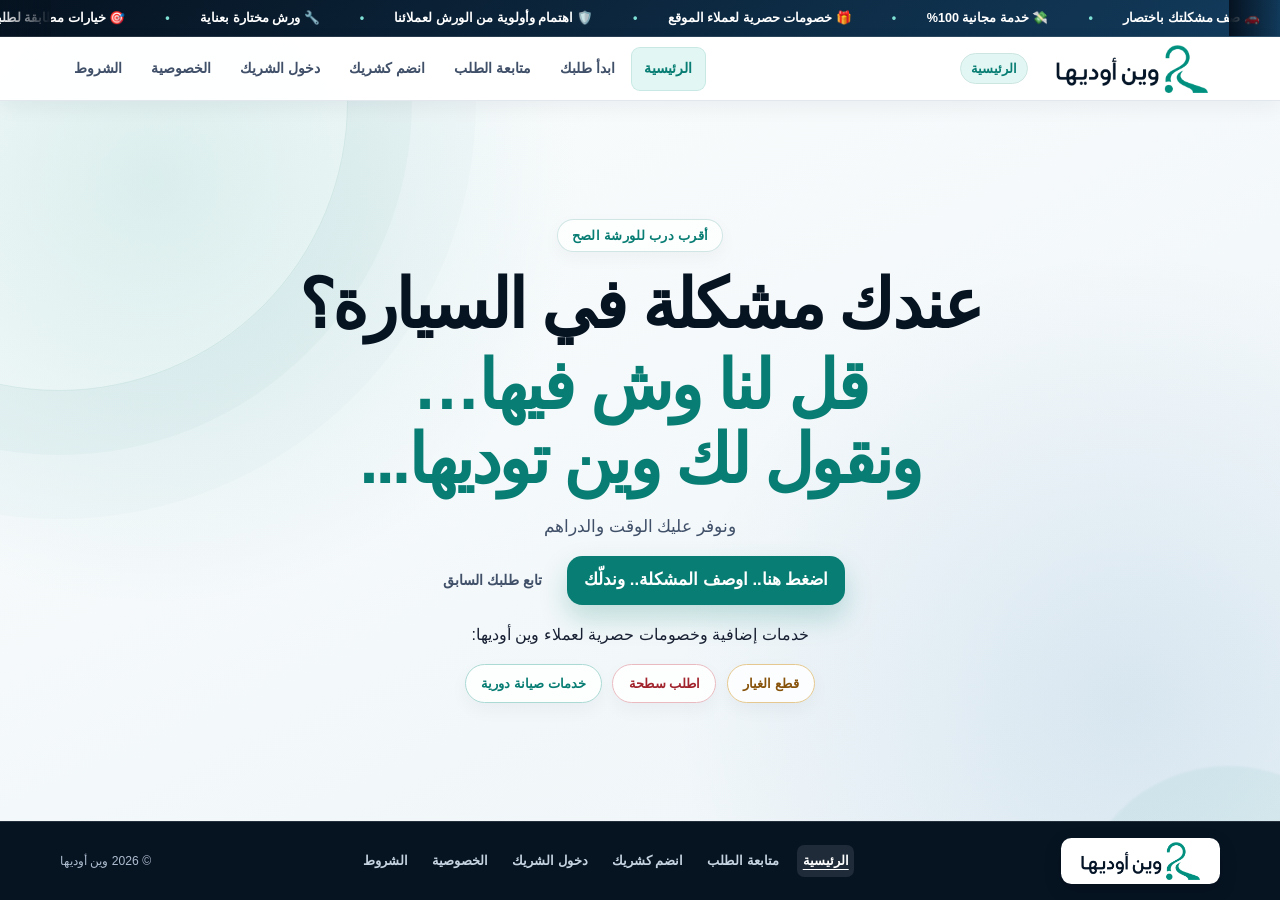
<file: index.html>
<!doctype html>
<html dir="rtl" lang="ar">
<head>
<meta charset="utf-8"/>
<meta content="width=device-width, initial-scale=1, viewport-fit=cover" name="viewport"/>
<meta content="#0b1d33" name="theme-color"/>
<meta content="وين أوديها تساعدك على فهم مشكلة سيارتك مبدئيًا والوصول إلى مقدم خدمة مناسب بخطوات واضحة ومباشرة." name="description"/>
<meta content="default-src 'self'; script-src 'self'; style-src 'self'; img-src 'self' data:; connect-src 'none'; object-src 'none'; base-uri 'self'; frame-ancestors 'none'" http-equiv="Content-Security-Policy"/>
<title>وين أوديها؟ — وجهتك للخدمة المناسبة</title>

<link href="assets/images/favicon.png" rel="icon" type="image/png"/><link href="assets/styles.css" rel="stylesheet"/>
</head>
<body data-page="home">
<div aria-label="مزايا وين أوديها" class="announcement-ticker" role="region">
<div class="announcement-ticker__track">
<div class="announcement-ticker__group">
<span>🚗 صف مشكلتك باختصار</span>
<span>💸 خدمة مجانية 100%</span>
<span>🎁 خصومات حصرية لعملاء الموقع</span>
<span>🛡️ اهتمام وأولوية من الورش لعملائنا</span>
<span>🔧 ورش مختارة بعناية</span>
<span>🎯 خيارات مطابقة لطلبك</span>
<span>⭐ قيّم الخدمة وشاركنا تجربتك</span>
</div>
<div aria-hidden="true" class="announcement-ticker__group">
<span>🚗 صف مشكلتك باختصار</span>
<span>💸 خدمة مجانية 100%</span>
<span>🎁 خصومات حصرية لعملاء الموقع</span>
<span>🛡️ اهتمام وأولوية من الورش لعملائنا</span>
<span>🔧 ورش مختارة بعناية</span>
<span>🎯 خيارات مطابقة لطلبك</span>
<span>⭐ قيّم الخدمة وشاركنا تجربتك</span>
</div>
</div>
</div>
<noscript>
<div class="noscript-banner">فعّل JavaScript في المتصفح لإكمال طلبك وحفظ تقدمك.</div>
</noscript>

<header class="site-header unified-site-header" data-unified-header=""><div class="container nav-shell unified-header-shell"><a aria-label="وين أوديها — الرئيسية" class="brand unified-brand" href="index.html"><img alt="وين أوديها" class="brand-logo" height="283" src="assets/images/logo.png" width="900"/></a><span aria-current="page" class="current-page-label">الرئيسية</span><button aria-controls="mainNav" aria-expanded="false" aria-label="فتح قائمة التنقل" class="nav-toggle" data-icon="menu" type="button"><span>القائمة</span></button><nav aria-label="التنقل الرئيسي" class="main-nav unified-main-nav" id="mainNav"><a aria-current="page" href="index.html">الرئيسية</a><a href="customer.html?fresh=1">ابدأ طلبك</a><a href="track.html">متابعة الطلب</a><a href="join.html">انضم كشريك</a><a href="workshop-login.html">دخول الشريك</a><a href="privacy.html">الخصوصية</a><a href="terms.html">الشروط</a></nav></div></header><main class="home-main" id="main-content">
<section aria-labelledby="home-title" class="home-hero">
<div class="container home-hero__content">
<div class="eyebrow">أقرب درب للورشة الصح</div>
<h1 id="home-title">
          عندك مشكلة في السيارة؟
          <span>قل لنا وش فيها… ونقول لك وين توديها...</span>
</h1>
<p class="home-hero__description">
        ونوفر عليك الوقت والدراهم
        </p>
<div class="home-hero__actions">
<a class="btn btn-primary home-primary-cta" data-icon="car" href="customer.html?service=problem&amp;fresh=1">
              اضغط هنا.. اوصف المشكلة.. وندلّك
          </a>
<a class="home-track-link" data-icon="track" href="track.html">تابع طلبك السابق</a>
</div>
<div style="margin-top: 24px; margin-bottom: 12px; font-size: 0.85rem; font-weight: 700; color: #59677d;"> خدمات إضافية وخصومات حصرية لعملاء وين أوديها:</div>
<nav aria-label="خدمات أخرى" class="home-service-pills">
<a class="home-service-pill home-service-pill--parts" data-service-icon="parts" href="customer.html?service=parts&amp;fresh=1">
<span>قطع الغيار</span>
</a>
<a class="home-service-pill home-service-pill--tow" data-service-icon="tow" href="customer.html?service=tow&amp;fresh=1">
<span>اطلب سطحة</span>
</a>
<a class="home-service-pill home-service-pill--maintenance" data-service-icon="maintenance" href="customer.html?service=maintenance&amp;fresh=1">
<span>خدمات صيانة دورية</span>
</a>
</nav>
</div>
</section>
</main>

<footer class="site-footer unified-site-footer home-footer" data-unified-footer=""><div class="container unified-footer-shell"><a aria-label="وين أوديها — الرئيسية" class="footer-logo-link" href="index.html"><span class="footer-logo-plate"><img alt="وين أوديها" class="footer-logo" height="283" src="assets/images/logo.png" width="900"/></span></a><nav aria-label="روابط الموقع" class="unified-footer-nav"><a aria-current="page" href="index.html">الرئيسية</a><a href="track.html">متابعة الطلب</a><a href="join.html">انضم كشريك</a><a href="workshop-login.html">دخول الشريك</a><a href="privacy.html">الخصوصية</a><a href="terms.html">الشروط</a></nav><span class="unified-footer-copy">© 2026 وين أوديها</span></div></footer><script defer="" src="assets/config.js"></script>
<script defer="" src="assets/automotive-data.js"></script>
<script defer="" src="assets/storage.js"></script>
<script defer="" src="assets/seed.js"></script>
<script defer="" src="assets/lifecycle.js"></script>
<script defer="" src="assets/common.js"></script>
</body>
</html>
</file>
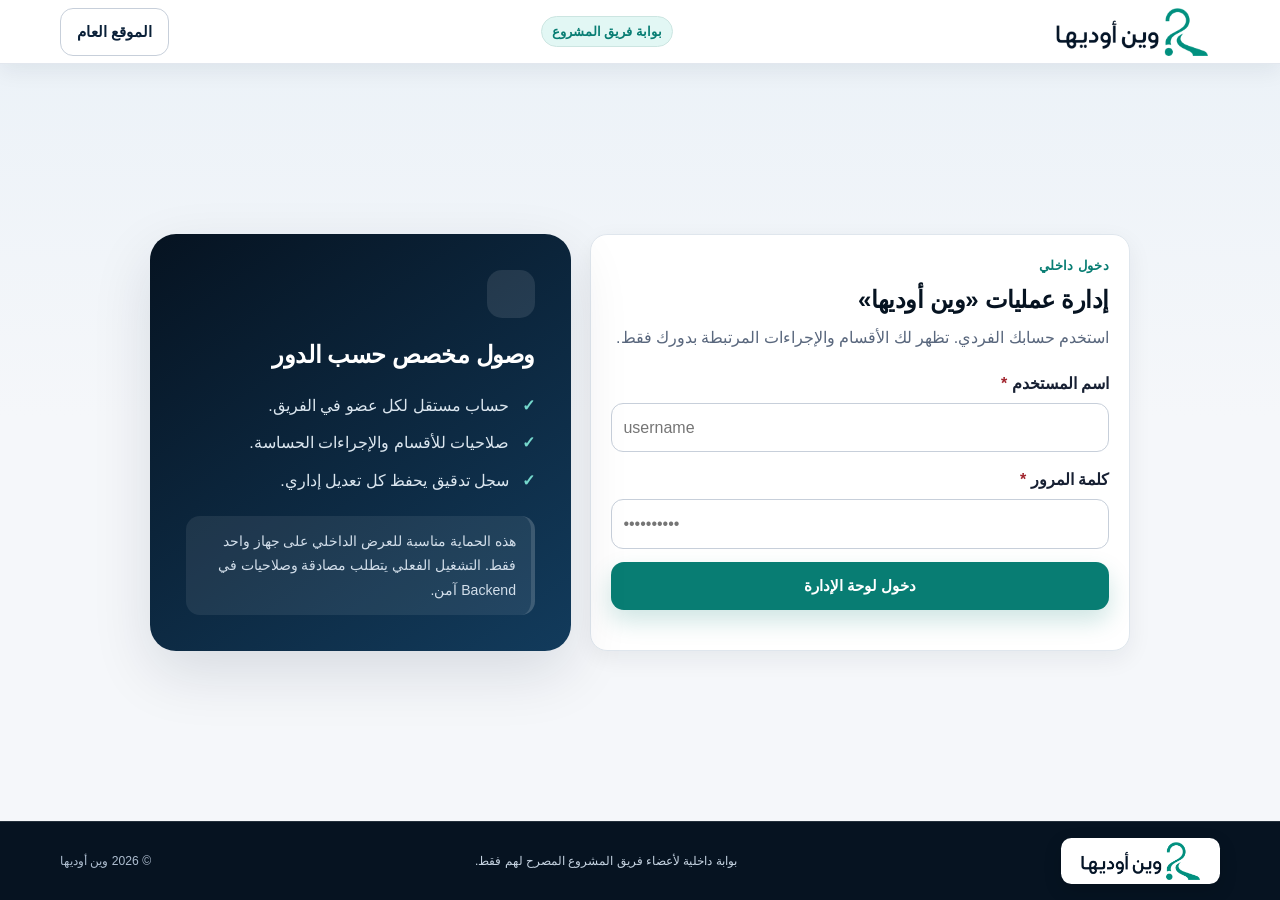
<file: admin-dashboard.html>
<!doctype html>
<html lang="ar" dir="rtl">
<head>
  <meta charset="utf-8">
  <meta name="viewport" content="width=device-width, initial-scale=1, viewport-fit=cover">
  <meta name="theme-color" content="#0b1d33">
  <meta name="robots" content="noindex,nofollow,noarchive">
  <meta name="description" content="لوحة الإدارة الداخلية لمنصة وين أوديها.">
  <meta http-equiv="Content-Security-Policy" content="default-src 'self'; script-src 'self'; style-src 'self'; img-src 'self' data:; connect-src 'none'; object-src 'none'; base-uri 'self'; frame-ancestors 'none'; form-action 'self'">
  <title>لوحة الإدارة الداخلية — وين أوديها</title>
  <link rel="icon" href="assets/images/favicon.png" type="image/png">
  <link rel="stylesheet" href="assets/styles.css">
</head>
<body data-page="admin-dashboard" class="admin-page">
  <header class="site-header unified-site-header admin-site-header">
    <a class="skip-link" href="#main-content">تجاوز إلى المحتوى</a>
    <div class="container nav-shell unified-header-shell admin-header-shell">
      <a class="brand unified-brand" href="admin-dashboard.html" aria-label="وين أوديها — لوحة الإدارة">
        <img class="brand-logo" src="assets/images/logo.png" width="900" height="283" alt="وين أوديها">
      </a>
      <span class="current-page-label" aria-current="page">الإدارة الداخلية</span>
      <div class="admin-user-summary" aria-live="polite">
        <strong id="adminUserName">—</strong>
        <span id="adminUserRole">—</span>
      </div>
      <button id="adminLogout" class="btn btn-ghost btn-sm" type="button" data-icon="lock">تسجيل الخروج</button>
    </div>
  </header>

  <main id="main-content" class="admin-main">
    <div class="container admin-shell">
      <section class="admin-topbar" aria-labelledby="adminTitle">
        <div>
          <div class="kicker">مركز العمليات والحسابات</div>
          <h1 id="adminTitle">لوحة إدارة «وين أوديها»</h1>
          <p>المؤشرات أدناه محسوبة مباشرة من السجلات المحفوظة في هذا المتصفح.</p>
        </div>
        <div class="admin-topbar-actions">
          <button id="adminRefresh" class="btn btn-light btn-sm" type="button" data-icon="refresh">تحديث</button>
          <button id="adminExport" class="btn btn-light btn-sm" type="button">تصدير CSV</button>
          <button id="adminPrint" class="btn btn-light btn-sm" type="button" data-icon="print">طباعة</button>
        </div>
      </section>

      <div id="adminSecurityNotice" class="warning-panel admin-security-notice">
        <strong>تنبيه أمني:</strong> البوابة تعمل داخل مشروع ثابت وبياناتها في localStorage. إخفاء الرابط والصلاحيات في الواجهة لا يمثل حماية إنتاجية.
      </div>

      <nav class="admin-tabs" aria-label="أقسام لوحة الإدارة" role="tablist">
        <button class="admin-tab active" type="button" role="tab" aria-selected="true" data-admin-tab="overview" data-permission="dashboard.view">نظرة عامة</button>
        <button class="admin-tab" type="button" role="tab" aria-selected="false" data-admin-tab="requests" data-permission="requests.view">الطلبات والإحالات</button>
        <button class="admin-tab" type="button" role="tab" aria-selected="false" data-admin-tab="partners" data-permission="partners.view">الشركاء</button>
        <button class="admin-tab" type="button" role="tab" aria-selected="false" data-admin-tab="applications" data-permission="applications.view">طلبات الانضمام</button>
        <button class="admin-tab" type="button" role="tab" aria-selected="false" data-admin-tab="finance" data-permission="finance.view">الحسابات</button>
        <button class="admin-tab" type="button" role="tab" aria-selected="false" data-admin-tab="quality" data-permission="quality.view">الجودة والاعتراضات</button>
        <button class="admin-tab" type="button" role="tab" aria-selected="false" data-admin-tab="users" data-permission="*">المستخدمون</button>
        <button class="admin-tab" type="button" role="tab" aria-selected="false" data-admin-tab="audit" data-permission="audit.view">سجل التدقيق</button>
      </nav>

      <section id="panel-overview" class="admin-panel active" role="tabpanel" data-admin-panel="overview">
        <div id="adminMetrics" class="admin-metric-grid"></div>
        <div class="dashboard-grid two admin-overview-grid">
          <article class="card">
            <div class="admin-card-head"><div><h2>المتابعة التشغيلية</h2><p>أحدث الطلبات التي تحتاج إلى متابعة.</p></div></div>
            <div id="overviewRequests" class="admin-compact-list"></div>
          </article>
          <article class="card">
            <div class="admin-card-head"><div><h2>سلامة البيانات</h2><p>فحص العلاقات بين الجداول الحالية.</p></div></div>
            <div id="integrityResult"></div>
          </article>
        </div>
      </section>

      <section id="panel-requests" class="admin-panel" role="tabpanel" data-admin-panel="requests" hidden>
        <div class="admin-filterbar">
          <label class="form-field"><span>بحث</span><input id="requestSearch" type="search" placeholder="رقم الطلب، الجوال، المدينة أو السيارة"></label>
          <label class="form-field"><span>نوع الخدمة</span><select id="requestServiceFilter"><option value="">جميع الخدمات</option></select></label>
          <label class="form-field"><span>الحالة</span><select id="requestStatusFilter"><option value="">جميع الحالات</option></select></label>
        </div>
        <div class="table-wrap admin-table-wrap">
          <table>
            <thead><tr><th>الطلب</th><th>العميل والسيارة</th><th>الخدمة والموقع</th><th>الحالة</th><th>الإحالات</th><th>آخر تحديث</th><th>الإجراءات</th></tr></thead>
            <tbody id="requestsTableBody"></tbody>
          </table>
        </div>
      </section>

      <section id="panel-partners" class="admin-panel" role="tabpanel" data-admin-panel="partners" hidden>
        <div class="admin-filterbar">
          <label class="form-field"><span>بحث</span><input id="partnerSearch" type="search" placeholder="اسم الشريك، المدينة أو رقم التواصل"></label>
          <label class="form-field"><span>النوع</span><select id="partnerTypeFilter"><option value="">جميع الأنواع</option></select></label>
          <label class="form-field"><span>حالة الشراكة</span><select id="partnerStatusFilter"><option value="">جميع الحالات</option><option value="active">نشط</option><option value="suspended_operations">موقوف تشغيليًا</option><option value="suspended_financial">موقوف ماليًا</option><option value="cancelled">ملغى</option></select></label>
        </div>
        <div class="table-wrap admin-table-wrap"><table><thead><tr><th>الشريك</th><th>النوع والموقع</th><th>الثقة والتقييم</th><th>الشراكة</th><th>السداد</th><th>الرصيد</th><th>الإجراءات</th></tr></thead><tbody id="partnersTableBody"></tbody></table></div>
      </section>

      <section id="panel-applications" class="admin-panel" role="tabpanel" data-admin-panel="applications" hidden>
        <div class="admin-filterbar">
          <label class="form-field"><span>بحث</span><input id="applicationSearch" type="search" placeholder="رقم الطلب، المنشأة أو المدينة"></label>
          <label class="form-field"><span>الحالة</span><select id="applicationStatusFilter"><option value="">جميع الحالات</option><option value="submitted">قيد المراجعة</option><option value="approved">معتمد</option><option value="rejected">مرفوض</option></select></label>
        </div>
        <div class="table-wrap admin-table-wrap"><table><thead><tr><th>رقم الطلب</th><th>المنشأة</th><th>النوع والموقع</th><th>الوثائق</th><th>الحالة</th><th>تاريخ التقديم</th><th>الإجراءات</th></tr></thead><tbody id="applicationsTableBody"></tbody></table></div>
      </section>

      <section id="panel-finance" class="admin-panel" role="tabpanel" data-admin-panel="finance" hidden>
        <div id="financeMetrics" class="admin-metric-grid admin-metric-grid-small"></div>
        <div class="admin-subtabs" role="tablist" aria-label="أقسام الحسابات">
          <button class="admin-subtab active" type="button" data-finance-view="fees">رسوم الوساطة</button>
          <button class="admin-subtab" type="button" data-finance-view="invoices">الفواتير</button>
          <button class="admin-subtab" type="button" data-finance-view="payments">المدفوعات</button>
        </div>
        <div id="financeFees" data-finance-panel="fees"><div class="table-wrap admin-table-wrap"><table><thead><tr><th>الرسم</th><th>الشريك</th><th>الطلب والإحالة</th><th>فئة التكلفة</th><th>المبلغ</th><th>الحالة</th><th>التاريخ</th><th>الإجراءات</th></tr></thead><tbody id="feesTableBody"></tbody></table></div></div>
        <div id="financeInvoices" data-finance-panel="invoices" hidden><div class="table-wrap admin-table-wrap"><table><thead><tr><th>الفاتورة</th><th>الشريك</th><th>الدورة</th><th>المبلغ</th><th>الاستحقاق</th><th>الاعتراض</th><th>الحالة</th><th>الإجراءات</th></tr></thead><tbody id="invoicesTableBody"></tbody></table></div></div>
        <div id="financePayments" data-finance-panel="payments" hidden><div class="table-wrap admin-table-wrap"><table><thead><tr><th>الدفعة</th><th>الشريك</th><th>الفاتورة</th><th>المبلغ</th><th>الطريقة</th><th>الإيصال</th><th>التاريخ</th></tr></thead><tbody id="paymentsTableBody"></tbody></table></div></div>
      </section>

      <section id="panel-quality" class="admin-panel" role="tabpanel" data-admin-panel="quality" hidden>
        <div class="admin-subtabs" role="tablist" aria-label="الجودة والاعتراضات">
          <button class="admin-subtab active" type="button" data-quality-view="objections">الاعتراضات</button>
          <button class="admin-subtab" type="button" data-quality-view="ratings">التقييمات</button>
          <button class="admin-subtab" type="button" data-quality-view="discounts">الخصومات</button>
        </div>
        <div data-quality-panel="objections"><div class="table-wrap admin-table-wrap"><table><thead><tr><th>الاعتراض</th><th>النوع</th><th>الشريك والطلب</th><th>السبب</th><th>الحالة</th><th>التاريخ</th><th>الإجراءات</th></tr></thead><tbody id="objectionsTableBody"></tbody></table></div></div>
        <div data-quality-panel="ratings" hidden><div class="table-wrap admin-table-wrap"><table><thead><tr><th>التقييم</th><th>الشريك</th><th>الطلب</th><th>الدرجة</th><th>عدالة الأسعار</th><th>الحالة</th><th>التاريخ</th><th>الإجراءات</th></tr></thead><tbody id="ratingsTableBody"></tbody></table></div></div>
        <div data-quality-panel="discounts" hidden><div class="table-wrap admin-table-wrap"><table><thead><tr><th>الخصم</th><th>الشريك</th><th>النسبة والنطاق</th><th>المدة</th><th>الحالة</th><th>آخر تحديث</th><th>الإجراءات</th></tr></thead><tbody id="discountsTableBody"></tbody></table></div></div>
      </section>

      <section id="panel-users" class="admin-panel" role="tabpanel" data-admin-panel="users" hidden>
        <div class="admin-panel-actions"><button id="createAdminUser" class="btn btn-primary btn-sm" type="button" data-icon="plus">إضافة مستخدم</button></div>
        <div class="table-wrap admin-table-wrap"><table><thead><tr><th>المستخدم</th><th>اسم الدخول</th><th>الدور</th><th>الحالة</th><th>آخر دخول</th><th>الإجراءات</th></tr></thead><tbody id="usersTableBody"></tbody></table></div>
      </section>

      <section id="panel-audit" class="admin-panel" role="tabpanel" data-admin-panel="audit" hidden>
        <div class="admin-filterbar">
          <label class="form-field"><span>بحث في السجل</span><input id="auditSearch" type="search" placeholder="المستخدم، الإجراء أو رقم السجل"></label>
          <label class="form-field"><span>نوع السجل</span><select id="auditEntityFilter"><option value="">جميع الأنواع</option></select></label>
        </div>
        <div class="table-wrap admin-table-wrap"><table><thead><tr><th>التاريخ</th><th>المستخدم</th><th>الإجراء</th><th>السجل المتأثر</th><th>السبب</th><th>التفاصيل</th></tr></thead><tbody id="auditTableBody"></tbody></table></div>
      </section>
    </div>
  </main>

  <footer class="site-footer unified-site-footer admin-site-footer">
    <div class="container unified-footer-shell">
      <a class="footer-logo-link" href="admin-dashboard.html" aria-label="وين أوديها — لوحة الإدارة"><span class="footer-logo-plate"><img class="footer-logo" src="assets/images/logo.png" width="900" height="283" alt="وين أوديها"></span></a>
      <p class="admin-footer-note">بوابة داخلية — لا تُستخدم كبديل عن Backend آمن في التشغيل الفعلي.</p>
      <span class="unified-footer-copy">© 2026 وين أوديها</span>
    </div>
  </footer>

  <dialog id="adminDetailDialog" class="dialog admin-dialog">
    <div class="dialog-shell">
      <div class="dialog-head"><h2 id="adminDetailTitle">التفاصيل</h2><button class="dialog-close" type="button" data-close-dialog="adminDetailDialog" aria-label="إغلاق">×</button></div>
      <div id="adminDetailBody"></div>
    </div>
  </dialog>

  <dialog id="adminActionDialog" class="dialog admin-dialog">
    <form id="adminActionForm" class="dialog-shell">
      <div class="dialog-head"><h2 id="adminActionTitle">تأكيد الإجراء</h2><button class="dialog-close" type="button" data-close-dialog="adminActionDialog" aria-label="إغلاق">×</button></div>
      <p id="adminActionDescription" class="muted"></p>
      <div id="adminActionExtra"></div>
      <div class="form-field"><label class="required" for="adminActionReason">سبب الإجراء</label><textarea id="adminActionReason" required maxlength="600" placeholder="اكتب سببًا واضحًا يظهر في سجل التدقيق"></textarea></div>
      <div class="button-row mt-16"><button class="btn btn-primary" type="submit">تأكيد</button><button class="btn btn-light" type="button" data-close-dialog="adminActionDialog">إلغاء</button></div>
    </form>
  </dialog>

  <dialog id="adminUserDialog" class="dialog admin-dialog">
    <form id="adminUserForm" class="dialog-shell">
      <div class="dialog-head"><h2 id="adminUserDialogTitle">إضافة مستخدم</h2><button class="dialog-close" type="button" data-close-dialog="adminUserDialog" aria-label="إغلاق">×</button></div>
      <input id="adminUserId" type="hidden">
      <div class="form-grid two">
        <div class="form-field"><label class="required" for="newAdminName">الاسم</label><input id="newAdminName" required maxlength="100"></div>
        <div class="form-field"><label class="required" for="newAdminUsername">اسم المستخدم</label><input id="newAdminUsername" required minlength="4" maxlength="40" pattern="[A-Za-z0-9._-]+" dir="ltr"></div>
        <div class="form-field"><label class="required" for="newAdminRole">الدور</label><select id="newAdminRole" required></select></div>
        <div class="form-field"><label for="newAdminStatus">الحالة</label><select id="newAdminStatus"><option value="active">نشط</option><option value="disabled">معطل</option></select></div>
        <div class="form-field admin-user-password-field"><label class="required" for="newAdminPassword">كلمة مرور مؤقتة</label><input id="newAdminPassword" type="password" minlength="10" autocomplete="new-password" dir="ltr"></div>
      </div>
      <div class="button-row mt-16"><button class="btn btn-primary" type="submit">حفظ المستخدم</button><button class="btn btn-light" type="button" data-close-dialog="adminUserDialog">إلغاء</button></div>
    </form>
  </dialog>

  <script defer src="assets/config.js"></script>
  <script defer src="assets/automotive-data.js"></script>
  <script defer src="assets/storage.js"></script>
  <script defer src="assets/seed.js"></script>
  <script defer src="assets/matching-engine.js"></script>
  <script defer src="assets/lifecycle.js"></script>
  <script defer src="assets/common.js"></script>
  <script defer src="assets/admin-auth.js"></script>
  <script defer src="assets/admin-dashboard.js"></script>
</body>
</html>
</file>
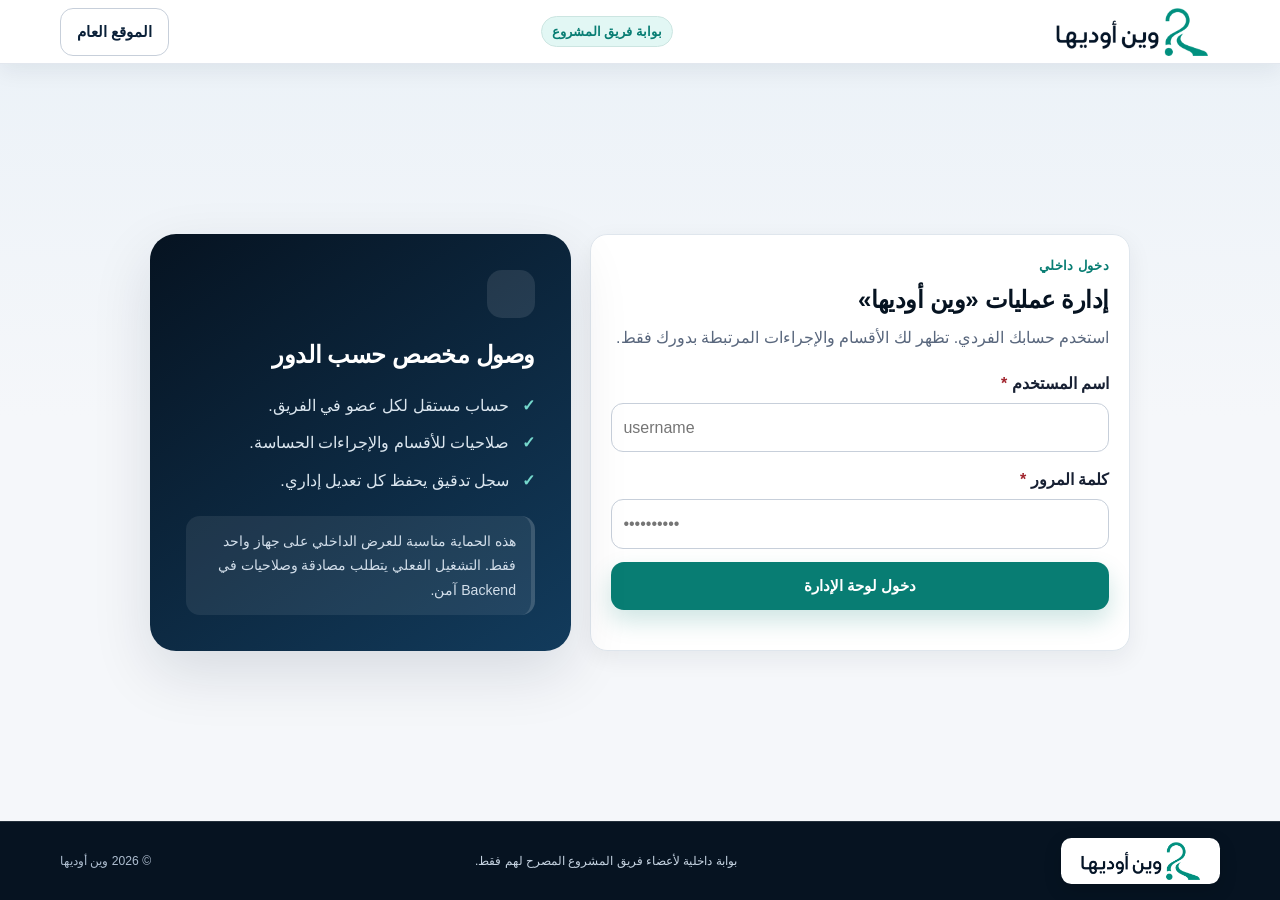
<file: admin-login.html>
<!doctype html>
<html lang="ar" dir="rtl">
<head>
  <meta charset="utf-8">
  <meta name="viewport" content="width=device-width, initial-scale=1, viewport-fit=cover">
  <meta name="theme-color" content="#0b1d33">
  <meta name="robots" content="noindex,nofollow,noarchive">
  <meta name="description" content="دخول أعضاء فريق وين أوديها إلى بوابة الإدارة الداخلية.">
  <meta http-equiv="Content-Security-Policy" content="default-src 'self'; script-src 'self'; style-src 'self'; img-src 'self' data:; connect-src 'none'; object-src 'none'; base-uri 'self'; frame-ancestors 'none'; form-action 'self'">
  <title>دخول فريق المشروع — وين أوديها</title>
  <link rel="icon" href="assets/images/favicon.png" type="image/png">
  <link rel="stylesheet" href="assets/styles.css">
</head>
<body data-page="admin-login" class="admin-page">
  <header class="site-header unified-site-header admin-site-header">
    <a class="skip-link" href="#main-content">تجاوز إلى المحتوى</a>
    <div class="container nav-shell unified-header-shell">
      <a class="brand unified-brand" href="index.html" aria-label="وين أوديها — الموقع العام">
        <img class="brand-logo" src="assets/images/logo.png" width="900" height="283" alt="وين أوديها">
      </a>
      <span class="current-page-label" aria-current="page">بوابة فريق المشروع</span>
      <a class="btn btn-ghost btn-sm" href="index.html" data-icon="home">الموقع العام</a>
    </div>
  </header>

  <main id="main-content" class="section auth-section admin-auth-section">
    <div class="container auth-layout admin-auth-layout">
      <section class="card auth-card">
        <div class="section-head">
          <div class="kicker">دخول داخلي</div>
          <h1>إدارة عمليات «وين أوديها»</h1>
          <p>استخدم حسابك الفردي. تظهر لك الأقسام والإجراءات المرتبطة بدورك فقط.</p>
        </div>
        <form id="adminLoginForm" class="form-grid" novalidate>
          <div class="form-field">
            <label class="required" for="adminUsername">اسم المستخدم</label>
            <input id="adminUsername" name="username" autocomplete="username" required maxlength="80" dir="ltr" placeholder="username">
          </div>
          <div class="form-field">
            <label class="required" for="adminPassword">كلمة المرور</label>
            <input id="adminPassword" name="password" type="password" autocomplete="current-password" required minlength="10" placeholder="••••••••••" dir="ltr">
          </div>
          <button id="adminLoginSubmit" class="btn btn-primary btn-block" type="submit" data-icon="lock">دخول لوحة الإدارة</button>
        </form>
      </section>

      <aside class="auth-aside admin-security-aside">
        <div class="card-icon" data-icon="shield" aria-hidden="true"></div>
        <h2>وصول مخصص حسب الدور</h2>
        <ul class="feature-checklist">
          <li>حساب مستقل لكل عضو في الفريق.</li>
          <li>صلاحيات للأقسام والإجراءات الحساسة.</li>
          <li>سجل تدقيق يحفظ كل تعديل إداري.</li>
        </ul>
        <div class="legal-note">هذه الحماية مناسبة للعرض الداخلي على جهاز واحد فقط. التشغيل الفعلي يتطلب مصادقة وصلاحيات في Backend آمن.</div>
      </aside>
    </div>
  </main>

  <footer class="site-footer unified-site-footer admin-site-footer">
    <div class="container unified-footer-shell">
      <a class="footer-logo-link" href="index.html" aria-label="وين أوديها — الموقع العام"><span class="footer-logo-plate"><img class="footer-logo" src="assets/images/logo.png" width="900" height="283" alt="وين أوديها"></span></a>
      <p class="admin-footer-note">بوابة داخلية لأعضاء فريق المشروع المصرح لهم فقط.</p>
      <span class="unified-footer-copy">© 2026 وين أوديها</span>
    </div>
  </footer>

  <script defer src="assets/config.js"></script>
  <script defer src="assets/automotive-data.js"></script>
  <script defer src="assets/storage.js"></script>
  <script defer src="assets/seed.js"></script>
  <script defer src="assets/lifecycle.js"></script>
  <script defer src="assets/common.js"></script>
  <script defer src="assets/admin-auth.js"></script>
  <script defer src="assets/admin-login.js"></script>
</body>
</html>
</file>
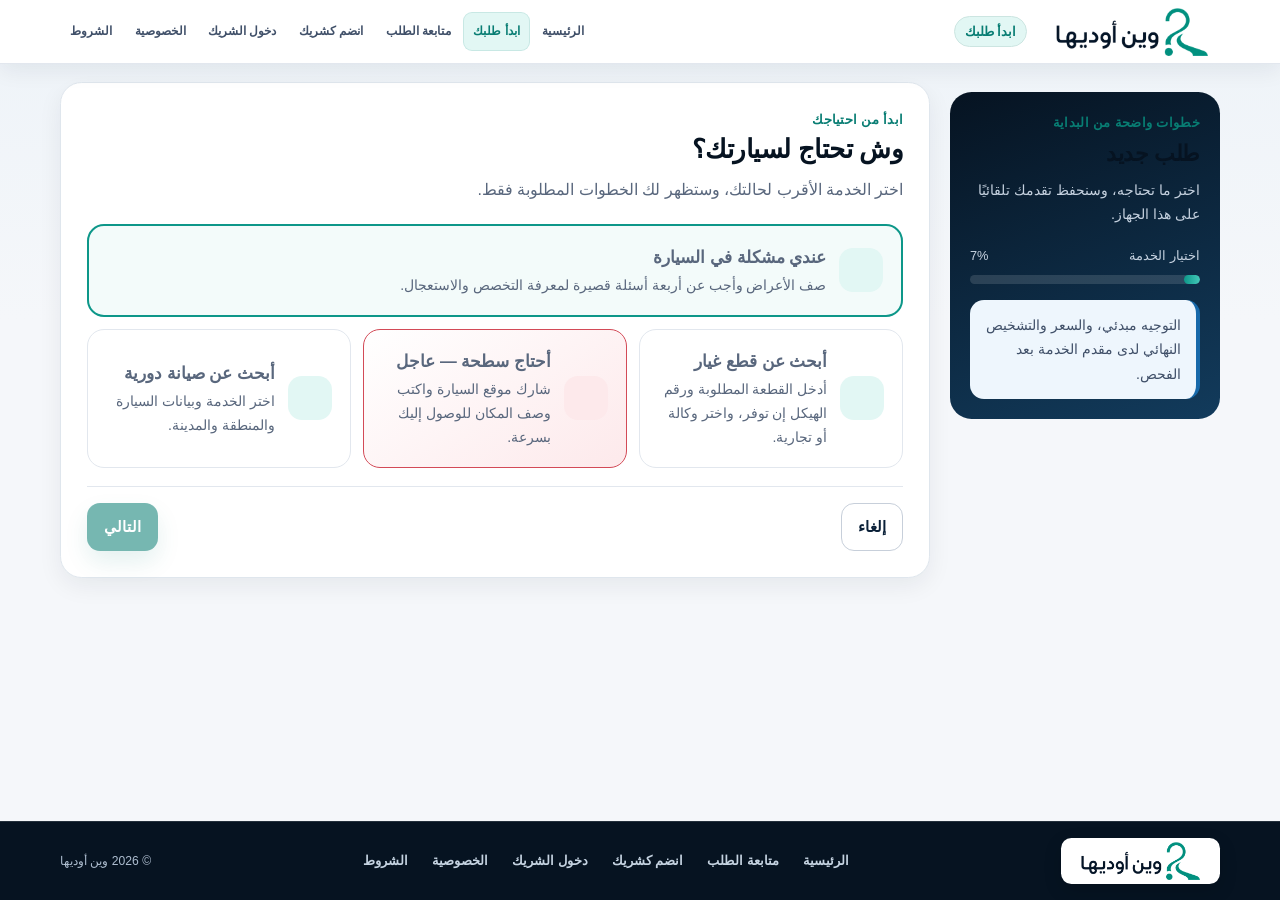
<file: customer.html>
<!doctype html>
<html dir="rtl" lang="ar">
<head>
<meta charset="utf-8"/>
<meta content="width=device-width, initial-scale=1, viewport-fit=cover" name="viewport"/>
<meta content="#0b1d33" name="theme-color"/>
<meta content="ابدأ طلبك في منصة وين أوديها دون حساب أو كلمة مرور." name="description"/>
<meta content="default-src 'self'; script-src 'self'; style-src 'self'; img-src 'self' data:; connect-src 'none'; object-src 'none'; base-uri 'self'; frame-ancestors 'none'" http-equiv="Content-Security-Policy"/>
<title>ابدأ طلبك — وين أوديها؟</title>

<link href="assets/images/favicon.png" rel="icon" type="image/png"/><link href="assets/styles.css" rel="stylesheet"/>
</head>
<body data-page="customer">
<noscript><div class="noscript-banner">فعّل JavaScript في المتصفح لإكمال طلبك وحفظ تقدمك.</div></noscript>

<header class="site-header unified-site-header" data-unified-header=""><a class="skip-link" href="#main-content">تجاوز إلى المحتوى</a><div class="container nav-shell unified-header-shell"><a aria-label="وين أوديها — الرئيسية" class="brand unified-brand" href="index.html"><img alt="وين أوديها" class="brand-logo" height="283" src="assets/images/logo.png" width="900"/></a><span aria-current="page" class="current-page-label">ابدأ طلبك</span><button aria-controls="mainNav" aria-expanded="false" aria-label="فتح قائمة التنقل" class="nav-toggle" data-icon="menu" type="button"><span>القائمة</span></button><nav aria-label="التنقل الرئيسي" class="main-nav unified-main-nav" id="mainNav"><a href="index.html">الرئيسية</a><a aria-current="page" href="customer.html?fresh=1">ابدأ طلبك</a><a href="track.html">متابعة الطلب</a><a href="join.html">انضم كشريك</a><a href="workshop-login.html">دخول الشريك</a><a href="privacy.html">الخصوصية</a><a href="terms.html">الشروط</a></nav></div></header><main class="flow-shell" id="main-content">
<div class="container flow-layout">
<aside aria-label="تقدم الطلب" class="flow-sidebar">
<div class="kicker">خطوات واضحة من البداية</div>
<h1>طلب جديد</h1>
<p id="flowServiceLabel">اختر ما تحتاجه، وسنحفظ تقدمك تلقائيًا على هذا الجهاز.</p>
<div class="progress-wrap"><div class="progress-meta"><span id="progressLabel">اختيار الخدمة</span><span id="progressPercent">0%</span></div><div aria-valuemax="100" aria-valuemin="0" aria-valuenow="0" class="progress-track" role="progressbar"><div class="progress-bar" id="progressBar"></div></div></div>
<div class="legal-note mt-24">التوجيه مبدئي، والسعر والتشخيص النهائي لدى مقدم الخدمة بعد الفحص.</div>
</aside>
<div aria-live="polite" class="flow-content">
<section class="flow-screen active" data-screen="service" tabindex="-1">
<div class="kicker">ابدأ من احتياجك</div><h2>وش تحتاج لسيارتك؟</h2><p>اختر الخدمة الأقرب لحالتك، وستظهر لك الخطوات المطلوبة فقط.</p>
<div class="service-choice-grid" id="serviceChoices">
<button class="service-choice primary" data-service="problem" type="button"><span aria-hidden="true" class="service-choice-icon" data-service-icon="problem"></span><span class="service-choice-copy"><strong>عندي مشكلة في السيارة</strong><span>صف الأعراض وأجب عن أربعة أسئلة قصيرة لمعرفة التخصص والاستعجال.</span></span></button>
<button class="service-choice" data-service="parts" type="button"><span aria-hidden="true" class="service-choice-icon" data-service-icon="parts"></span><span class="service-choice-copy"><strong>أبحث عن قطع غيار</strong><span>أدخل القطعة المطلوبة ورقم الهيكل إن توفر، واختر وكالة أو تجارية.</span></span></button>
<button class="service-choice urgent-choice" data-service="tow" type="button"><span aria-hidden="true" class="service-choice-icon" data-service-icon="tow"></span><span class="service-choice-copy"><strong>أحتاج سطحة — عاجل</strong><span>شارك موقع السيارة واكتب وصف المكان للوصول إليك بسرعة.</span></span></button>
<button class="service-choice" data-service="maintenance" type="button"><span aria-hidden="true" class="service-choice-icon" data-service-icon="maintenance"></span><span class="service-choice-copy"><strong>أبحث عن صيانة دورية</strong><span>اختر الخدمة وبيانات السيارة والمنطقة والمدينة.</span></span></button>
</div>
<div class="screen-actions"><a class="btn btn-ghost" href="index.html">إلغاء</a><button class="btn btn-primary" disabled="" id="serviceNext" type="button">التالي</button></div>
</section>
<section class="flow-screen" data-screen="customer" tabindex="-1">
<div class="kicker">بيانات التواصل</div><h2>عرّفنا بك</h2><p>نحتاج الاسم الأول والجوال لربط الطلب ومتابعته دون إنشاء حساب.</p>
<form id="customerForm" novalidate="">
<div class="form-grid two"><div class="form-field"><label class="required" for="firstName">الاسم الأول</label><input autocomplete="given-name" id="firstName" maxlength="40" required=""/><span class="field-error" data-error-for="firstName"></span></div><div class="form-field"><label class="required" for="phone">رقم الجوال</label><input autocomplete="tel" id="phone" inputmode="tel" maxlength="10" placeholder="05XXXXXXXX" required=""/><span class="field-error" data-error-for="phone"></span></div></div>
<div class="checkbox-stack mt-24"><label class="checkbox-line"><input id="privacyAccepted" required="" type="checkbox"/><span>أوافق على <a href="privacy.html" rel="noopener" target="_blank">سياسة الخصوصية</a> واستخدام البيانات لتشغيل الطلب.</span></label><label class="checkbox-line"><input id="termsAccepted" required="" type="checkbox"/><span>أوافق على <a href="terms.html" rel="noopener" target="_blank">الشروط وحدود مسؤولية المنصة</a>.</span></label><label class="checkbox-line"><input id="marketingMessages" type="checkbox"/><span>أرغب اختياريًا في تلقي العروض والخدمات الجديدة. رسائل متابعة الطلب ستصلك عند الحاجة.</span></label></div>
<div class="screen-actions"><button class="btn btn-ghost" data-back="service" type="button">السابق</button><button class="btn btn-primary" type="submit">التالي</button></div>
</form>
</section>
<section class="flow-screen" data-screen="vehicle" tabindex="-1">
<div class="kicker">بيانات السيارة</div><h2>اختر سيارتك</h2><p>بعد اختيار الشركة ستظهر لك الموديلات التابعة لها.</p>
<form id="vehicleForm" novalidate="">
<div class="form-grid two">
<div class="form-field"><label class="required" for="make">الشركة المصنعة</label><select id="make" required=""></select><span class="field-error" data-error-for="make"></span></div>
<div class="form-field" hidden="" id="makeOtherField"><label class="required" for="makeOther">اسم الشركة</label><input id="makeOther" maxlength="60"/><span class="field-error" data-error-for="makeOther"></span></div>
<div class="form-field"><label class="required" for="model">الموديل</label><select disabled="" id="model" required=""><option value="">اختر الشركة أولًا</option></select><span class="field-error" data-error-for="model"></span></div>
<div class="form-field" hidden="" id="modelOtherField"><label class="required" for="modelOther">اسم الموديل</label><input id="modelOther" maxlength="60"/><span class="field-error" data-error-for="modelOther"></span></div>
<div class="form-field"><label class="required" for="year" id="yearLabel">سنة الصنع</label><select id="year"></select><span class="field-error" data-error-for="year"></span></div>
<div class="form-field" id="mileageField"><label class="required" for="mileage">ممشى السيارة</label><select id="mileage"></select><span class="field-error" data-error-for="mileage"></span></div>
<div class="form-field" hidden="" id="fuelField"><label class="required" for="fuelType">نوع الوقود</label><select id="fuelType"></select><span class="field-error" data-error-for="fuelType"></span></div>
</div>
<div class="screen-actions"><button class="btn btn-ghost" data-back="customer" type="button">السابق</button><button class="btn btn-primary" type="submit">التالي</button></div>
</form>
</section>
<section class="flow-screen" data-screen="location" tabindex="-1">
<div class="kicker">موقع الخدمة</div><h2>حدد المنطقة ثم المدينة</h2><p id="locationHelp">شارك الموقع الدقيق عند الحاجة لتحسين المطابقة.</p>
<form id="locationForm" novalidate="">
<div class="form-grid two"><div class="form-field"><label class="required" for="region">المنطقة</label><select id="region" required=""></select><span class="field-error" data-error-for="region"></span></div><div class="form-field"><label class="required" for="city">المدينة</label><select disabled="" id="city" required=""><option value="">اختر المنطقة أولًا</option></select><span class="field-error" data-error-for="city"></span></div></div>
<div class="location-capture mt-16"><button class="btn btn-light" data-icon="location" id="detectLocation" type="button">تحديد موقعي تلقائيًا</button><div class="field-hint" id="locationStatus" role="status">لم تتم مشاركة الموقع.</div></div>
<div class="form-field mt-16"><label for="preciseLocation" id="preciseLocationLabel">الموقع الدقيق أو نقطة الالتقاء</label><input id="preciseLocation" maxlength="400" placeholder="مثال: حي الريان، قرب محطة كذا"/><span class="field-hint" id="preciseLocationHint">يمكن كتابة الموقع يدويًا، لكن السطحة تتطلب أيضًا مشاركة الإحداثيات.</span><span class="field-error" data-error-for="preciseLocation"></span></div>
<div class="screen-actions"><button class="btn btn-ghost" data-back="vehicle" type="button">السابق</button><button class="btn btn-primary" type="submit">التالي</button></div>
</form>
</section>
<section class="flow-screen" data-screen="path" tabindex="-1">
<div class="kicker">تفاصيل الطلب</div><h2 id="pathTitle">وش المشكلة في سيارتك؟</h2><p id="pathDescription">اكتب وصفك بطريقتك.</p>
<form id="pathForm" novalidate="">
<div id="problemFields"><div class="form-field"><label class="required" for="problem">وصف المشكلة</label><textarea id="problem" maxlength="1200" placeholder="مثال: السيارة ترج إذا وقفت عند الإشارة وتظهر لمبة المكينة"></textarea><span class="field-hint">اكتب متى تظهر المشكلة وأي لمبة أو صوت لاحظته.</span><span class="field-error" data-error-for="problem"></span></div></div>
<div hidden="" id="partsFields">
<div class="form-field"><label for="vin">رقم الهيكل — يفضل كتابته</label><input autocomplete="off" id="vin" maxlength="40" placeholder="VIN / رقم الهيكل"/><span class="field-hint">يساعد المحل على التحقق بصورة أدق من مطابقة القطعة.</span></div>
<div class="form-field mt-16"><label class="required" for="partName">اسم القطعة المطلوبة بدقة</label><input id="partName" maxlength="200" placeholder="مثال: كمبروسر مكيف أو مساعد أمامي يمين"/><span class="field-error" data-error-for="partName"></span></div>
<div class="form-field mt-16"><label class="required" for="partType">نوع القطعة المفضل</label><select id="partType"></select><span class="field-error" data-error-for="partType"></span></div>
</div>
<div hidden="" id="towFields">
<div class="urgent-panel"><strong>طلب سطحة عاجل</strong><p>موقع السيارة التلقائي ووصف المكان مطلوبان قبل الإحالة.</p></div>
<div class="form-grid two"><div class="form-field"><label class="required" for="vehicleMoves">هل السيارة تتحرك؟</label><select id="vehicleMoves"></select><span class="field-error" data-error-for="vehicleMoves"></span></div><div class="form-field"><label for="towDestination">الوجهة إن كانت معروفة</label><input id="towDestination" maxlength="300" placeholder="مثال: ورشة في حي كذا"/></div></div>
<div class="form-field mt-16"><label class="required" for="placeDescription">وصف مكان السيارة</label><textarea id="placeDescription" maxlength="500" placeholder="مثال: طريق الملك عبدالعزيز، بجوار المحطة، السيارة على الجهة اليمنى"></textarea><span class="field-error" data-error-for="placeDescription"></span></div>
<div class="form-field mt-16"><label for="towNotes">وصف مختصر للحالة</label><textarea id="towNotes" maxlength="500" placeholder="مثال: السيارة لا تشتغل والإطار الأمامي متضرر"></textarea></div>
</div>
<div hidden="" id="maintenanceFields"><div class="form-field"><label class="required" for="maintenanceService">الخدمة المطلوبة</label><select id="maintenanceService"></select><span class="field-error" data-error-for="maintenanceService"></span></div><div class="form-field mt-16"><label for="maintenanceNotes">ملاحظة اختيارية</label><textarea id="maintenanceNotes" maxlength="500"></textarea></div></div>
<div class="screen-actions"><button class="btn btn-ghost" data-back="location" type="button">السابق</button><button class="btn btn-primary" id="pathSubmit" type="submit">متابعة</button></div>
</form>
</section>
<section class="flow-screen" data-screen="analyzing" tabindex="-1"><div class="loading-shell"><div class="skeleton-icon"></div><h2>نراجع الأعراض التي وصفتها</h2><p>نرتب المعلومات ونجهز أسئلة قصيرة تساعدك على معرفة الاتجاه المناسب مبدئيًا.</p><div class="loader-steps" id="analysisSteps"><div class="loader-step">فهم وصف المشكلة</div><div class="loader-step">تحديد التخصص المحتمل</div><div class="loader-step">إعداد أربعة أسئلة مناسبة</div></div></div></section>
<section class="flow-screen" data-screen="questions" tabindex="-1"><div class="kicker" id="questionTitle">سؤال 1 من 4</div><h2 id="questionText"></h2><p>اختر الإجابة الأقرب. لا تقلق إن لم تكن متأكدًا.</p><div class="choice-row" id="answerChoices"></div><div class="screen-actions"><button class="btn btn-ghost" id="questionBack" type="button">السابق</button><button class="btn btn-primary" disabled="" id="questionNext" type="button">التالي</button></div></section>
<section class="flow-screen" data-screen="guidance" tabindex="-1"><div class="kicker">النتيجة المبدئية</div><h2>هذا هو الاتجاه الأقرب</h2><div class="danger-panel" hidden="" id="dangerPanel"></div><div class="guidance-grid"><div class="guidance-item"><span>المشكلة المتوقعة مبدئيًا</span><strong id="expectedIssue"></strong></div><div class="guidance-item"><span>التخصص المناسب</span><strong id="specialty"></strong></div><div class="guidance-item"><span>درجة الاستعجال</span><strong id="urgency"></strong></div><div class="guidance-item"><span>ما يجب فعله الآن</span><strong id="nextStep"></strong></div></div><div class="legal-note mt-16" id="legalNotice"></div><div class="screen-actions"><button class="btn btn-ghost" data-back="path" type="button">تعديل الوصف</button><button class="btn btn-primary" data-icon="search" id="findPartner" type="button">وين أوديها؟</button></div></section>
<section class="flow-screen" data-screen="review" tabindex="-1"><div class="kicker">قبل الترشيح</div><h2>راجع بيانات طلبك</h2><div class="guidance-grid" id="reviewContent"></div><div class="legal-note mt-16" id="serviceDisclaimer"></div><div class="screen-actions"><button class="btn btn-ghost" data-back="path" type="button">تعديل</button><button class="btn btn-primary" data-icon="search" id="reviewMatch" type="button">ابحث عن شريك</button></div></section>
<section class="flow-screen" data-screen="matching" tabindex="-1"><div class="loading-shell"><div class="skeleton-icon"></div><h2>نبحث عن الشريك الأنسب لطلبك</h2><div class="loader-steps"><div class="loader-step">تأكيد بيانات الطلب</div><div class="loader-step">مطابقة الخدمة والمدينة</div><div class="loader-step">تجهيز بيانات التواصل</div></div></div></section>
<section class="flow-screen" data-screen="result" tabindex="-1"><div class="success-panel" id="resultHeader"></div><div id="partnerResult"></div><section aria-labelledby="contactPartnerTitle" class="contact-card mt-16"><div><div class="kicker">جاهز للتواصل</div><h2 id="contactPartnerTitle">تواصل مع الشريك</h2><p>جهزنا رسالة مختصرة تحتوي على رقم الطلب وتفاصيل الخدمة.</p></div><div class="button-row contact-actions"><a class="btn btn-primary" href="#" id="whatsappLink" rel="noopener" target="_blank">التواصل عبر واتساب</a><button class="btn btn-light" id="copyWhatsapp" type="button">نسخ الرسالة</button></div></section><section class="private-link-card mt-24"><div><span class="pill">احتفظ به</span><h2>رابط طلبك الخاص</h2><p>للعودة والمتابعة دون كلمة مرور.</p></div><div class="compact-link-row"><input aria-label="رابط الطلب الخاص" id="privateLink" readonly=""/><button aria-label="نسخ رابط الطلب" class="icon-action" id="copyPrivateLink" type="button">نسخ</button><a aria-label="فتح متابعة الطلب" class="icon-action" href="track.html" id="openTrackLink">فتح</a><a aria-label="طلب شريك آخر" class="icon-action alternative-action" href="track.html" id="requestAlternativeLink">↻ <span>أريد ورشة أخرى</span></a></div></section></section>
<section class="flow-screen" data-screen="noMatch" tabindex="-1"><div class="empty-state"><h2>لا يوجد تطابق حاليًا</h2><p id="noMatchReason"></p><p>عدّل المدينة أو الموقع، أو أعد المحاولة لاحقًا عند توفر شريك مناسب.</p><div class="screen-actions"><button class="btn btn-light" data-back="location" type="button">تعديل الموقع</button><a class="btn btn-primary" href="index.html">الرئيسية</a></div></div></section>
</div>
</div>
</main>

<footer class="site-footer unified-site-footer" data-unified-footer=""><div class="container unified-footer-shell"><a aria-label="وين أوديها — الرئيسية" class="footer-logo-link" href="index.html"><span class="footer-logo-plate"><img alt="وين أوديها" class="footer-logo" height="283" src="assets/images/logo.png" width="900"/></span></a><nav aria-label="روابط الموقع" class="unified-footer-nav"><a href="index.html">الرئيسية</a><a href="track.html">متابعة الطلب</a><a href="join.html">انضم كشريك</a><a href="workshop-login.html">دخول الشريك</a><a href="privacy.html">الخصوصية</a><a href="terms.html">الشروط</a></nav><span class="unified-footer-copy">© 2026 وين أوديها</span></div></footer><script defer="" src="assets/config.js"></script><script defer="" src="assets/automotive-data.js"></script><script defer="" src="assets/storage.js"></script><script defer="" src="assets/seed.js"></script><script defer="" src="assets/ai-engine.js"></script><script defer="" src="assets/matching-engine.js"></script><script defer="" src="assets/lifecycle.js"></script><script defer="" src="assets/common.js"></script><script defer="" src="assets/customer.js"></script>
</body>
</html>
</file>
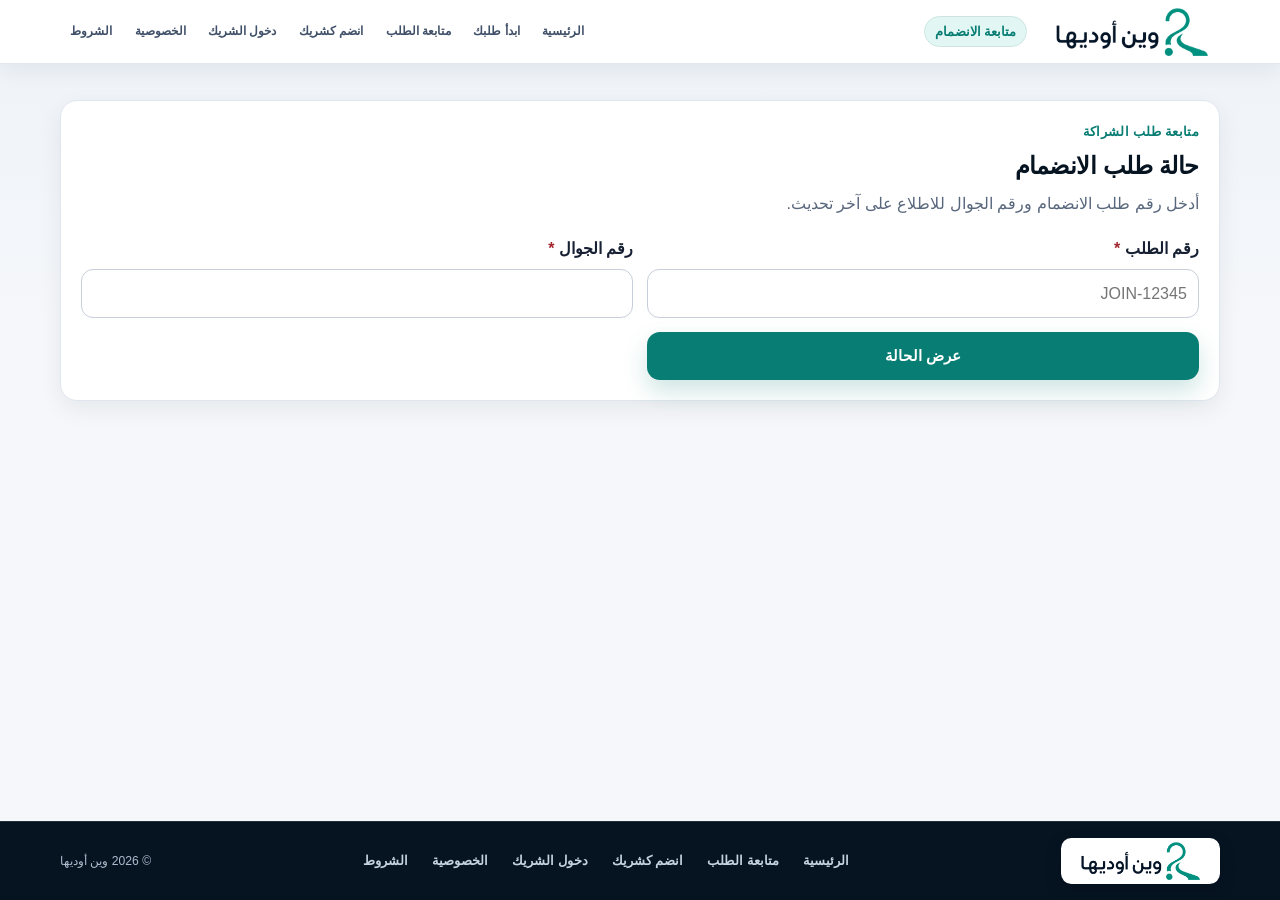
<file: join-status.html>
<!doctype html>
<html dir="rtl" lang="ar">
<head>
<meta charset="utf-8"/><meta content="متابعة حالة طلب الانضمام إلى شبكة شركاء وين أوديها." name="description"/><meta content="width=device-width, initial-scale=1, viewport-fit=cover" name="viewport"/><meta content="#0b1d33" name="theme-color"/>
<meta content="default-src 'self'; script-src 'self'; style-src 'self'; img-src 'self' data:; connect-src 'none'; object-src 'none'; base-uri 'self'; frame-ancestors 'none'" http-equiv="Content-Security-Policy"/>
<title>حالة طلب الانضمام — وين أوديها؟</title><link href="assets/images/favicon.png" rel="icon" type="image/png"/><link href="assets/styles.css" rel="stylesheet"/>
</head>
<body data-page="join-status">
<header class="site-header unified-site-header" data-unified-header=""><a class="skip-link" href="#main-content">تجاوز إلى المحتوى</a><div class="container nav-shell unified-header-shell"><a aria-label="وين أوديها — الرئيسية" class="brand unified-brand" href="index.html"><img alt="وين أوديها" class="brand-logo" height="283" src="assets/images/logo.png" width="900"/></a><span aria-current="page" class="current-page-label">متابعة الانضمام</span><button aria-controls="mainNav" aria-expanded="false" aria-label="فتح قائمة التنقل" class="nav-toggle" data-icon="menu" type="button"><span>القائمة</span></button><nav aria-label="التنقل الرئيسي" class="main-nav unified-main-nav" id="mainNav"><a href="index.html">الرئيسية</a><a href="customer.html?fresh=1">ابدأ طلبك</a><a href="track.html">متابعة الطلب</a><a href="join.html">انضم كشريك</a><a href="workshop-login.html">دخول الشريك</a><a href="privacy.html">الخصوصية</a><a href="terms.html">الشروط</a></nav></div></header><main class="section" id="main-content"><div class="container">
<section class="card" id="joinLookup"><div class="section-head"><div class="kicker">متابعة طلب الشراكة</div><h1>حالة طلب الانضمام</h1><p>أدخل رقم طلب الانضمام ورقم الجوال للاطلاع على آخر تحديث.</p></div><form class="form-grid two" id="joinLookupForm"><div class="form-field"><label class="required" for="joinNumber">رقم الطلب</label><input id="joinNumber" placeholder="JOIN-12345" required=""/></div><div class="form-field"><label class="required" for="joinPhone">رقم الجوال</label><input id="joinPhone" inputmode="tel" maxlength="10" required=""/></div><button class="btn btn-primary" type="submit">عرض الحالة</button></form></section>
<section class="card" hidden="" id="joinResult"><div class="kicker">طلب الشراكة</div><div id="joinResultContent"></div><div class="button-row mt-16"><a class="btn btn-light" href="join-status.html">بحث آخر</a><a class="btn btn-primary" href="index.html">الرئيسية</a></div></section>
<section class="empty-state" hidden="" id="joinNotFound"><h1>لم نعثر على طلب الانضمام</h1><p>تحقق من رقم الطلب والجوال ثم أعد المحاولة.</p><a class="btn btn-primary" href="join-status.html">المحاولة مرة أخرى</a></section>
</div></main>
<footer class="site-footer unified-site-footer" data-unified-footer=""><div class="container unified-footer-shell"><a aria-label="وين أوديها — الرئيسية" class="footer-logo-link" href="index.html"><span class="footer-logo-plate"><img alt="وين أوديها" class="footer-logo" height="283" src="assets/images/logo.png" width="900"/></span></a><nav aria-label="روابط الموقع" class="unified-footer-nav"><a href="index.html">الرئيسية</a><a href="track.html">متابعة الطلب</a><a href="join.html">انضم كشريك</a><a href="workshop-login.html">دخول الشريك</a><a href="privacy.html">الخصوصية</a><a href="terms.html">الشروط</a></nav><span class="unified-footer-copy">© 2026 وين أوديها</span></div></footer><script defer="" src="assets/config.js"></script><script defer="" src="assets/automotive-data.js"></script><script defer="" src="assets/storage.js"></script><script defer="" src="assets/seed.js"></script><script defer="" src="assets/lifecycle.js"></script><script defer="" src="assets/common.js"></script><script defer="" src="assets/join-status.js"></script>
</body></html>
</file>
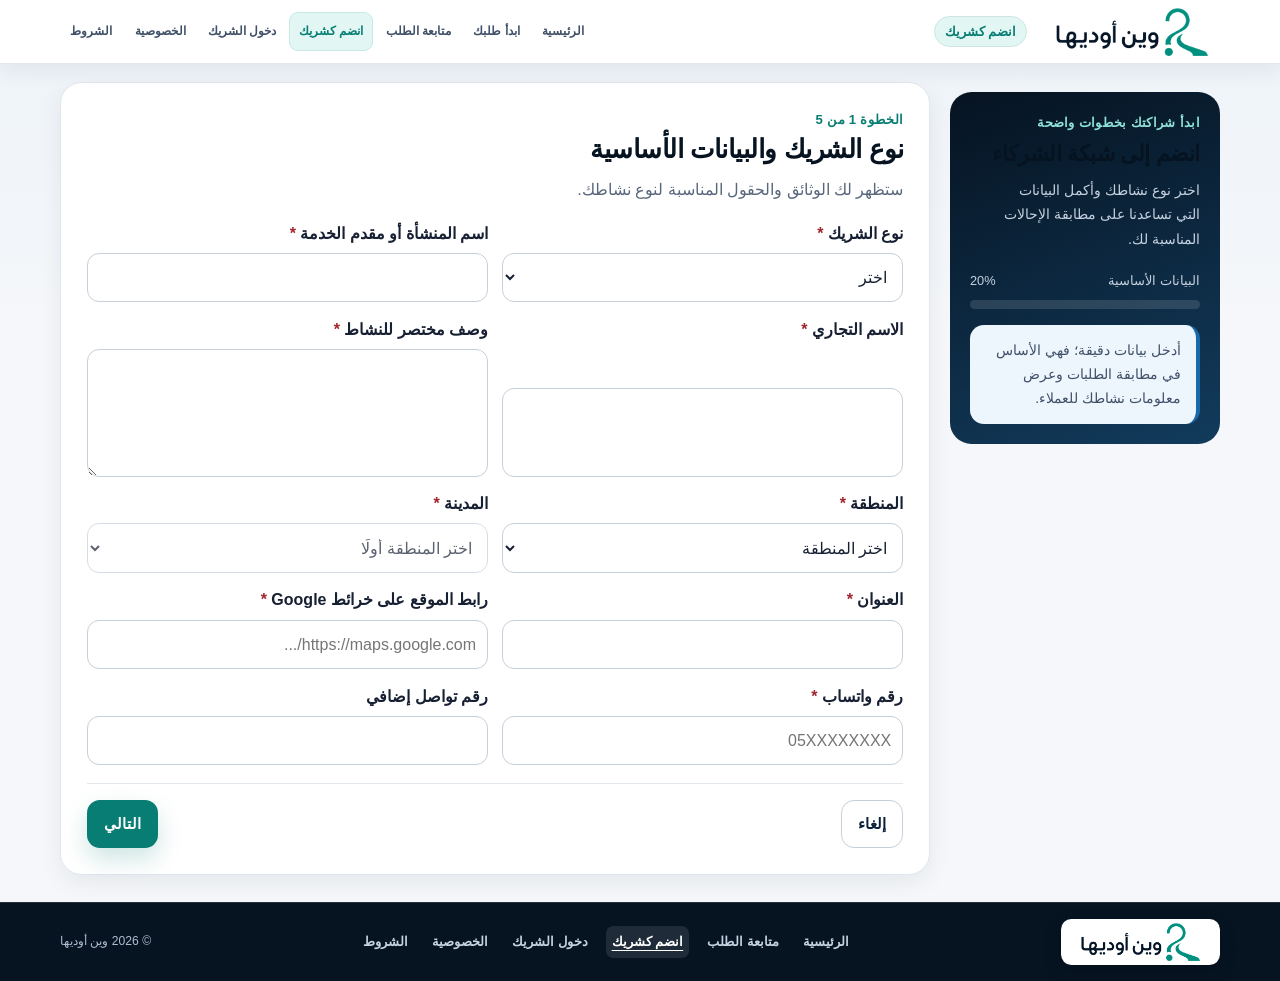
<file: join.html>
<!doctype html>
<html dir="rtl" lang="ar">
<head>
<meta charset="utf-8"/>
<meta content="width=device-width, initial-scale=1, viewport-fit=cover" name="viewport"/>
<meta content="#0b1d33" name="theme-color"/>
<meta content="قدّم طلب انضمام كشريك في منصة وين أوديها وفق نوع نشاطك." name="description"/>
<meta content="default-src 'self'; script-src 'self'; style-src 'self'; img-src 'self' data:; connect-src 'none'; object-src 'none'; base-uri 'self'; frame-ancestors 'none'" http-equiv="Content-Security-Policy"/>
<title>انضم كشريك — وين أوديها؟</title>

<link href="assets/images/favicon.png" rel="icon" type="image/png"/><link href="assets/styles.css" rel="stylesheet"/>
</head>
<body data-page="join">

<header class="site-header unified-site-header" data-unified-header=""><a class="skip-link" href="#main-content">تجاوز إلى المحتوى</a><div class="container nav-shell unified-header-shell"><a aria-label="وين أوديها — الرئيسية" class="brand unified-brand" href="index.html"><img alt="وين أوديها" class="brand-logo" height="283" src="assets/images/logo.png" width="900"/></a><span aria-current="page" class="current-page-label">انضم كشريك</span><button aria-controls="mainNav" aria-expanded="false" aria-label="فتح قائمة التنقل" class="nav-toggle" data-icon="menu" type="button"><span>القائمة</span></button><nav aria-label="التنقل الرئيسي" class="main-nav unified-main-nav" id="mainNav"><a href="index.html">الرئيسية</a><a href="customer.html?fresh=1">ابدأ طلبك</a><a href="track.html">متابعة الطلب</a><a aria-current="page" href="join.html">انضم كشريك</a><a href="workshop-login.html">دخول الشريك</a><a href="privacy.html">الخصوصية</a><a href="terms.html">الشروط</a></nav></div></header><main class="flow-shell" id="main-content">
<div class="container flow-layout">
<aside class="flow-sidebar">
<div class="kicker light-kicker">ابدأ شراكتك بخطوات واضحة</div>
<h1>انضم إلى شبكة الشركاء</h1>
<p>اختر نوع نشاطك وأكمل البيانات التي تساعدنا على مطابقة الإحالات المناسبة لك.</p>
<div class="progress-wrap">
<div class="progress-meta"><span id="joinProgressLabel">البيانات الأساسية</span><span id="joinProgressPercent">20%</span></div>
<div aria-valuemax="100" aria-valuemin="0" aria-valuenow="20" class="progress-track" role="progressbar"><div class="progress-bar" id="joinProgressBar"></div></div>
</div>
<div class="legal-note mt-24">أدخل بيانات دقيقة؛ فهي الأساس في مطابقة الطلبات وعرض معلومات نشاطك للعملاء.</div>
</aside>
<div class="flow-content">
<form id="joinForm" novalidate="">
<section class="flow-screen active" data-join-step="1" tabindex="-1">
<div class="kicker">الخطوة 1 من 5</div>
<h2>نوع الشريك والبيانات الأساسية</h2>
<p>ستظهر لك الوثائق والحقول المناسبة لنوع نشاطك.</p>
<div class="form-grid two">
<div class="form-field"><label class="required" for="partnerType">نوع الشريك</label><select id="partnerType" required=""><option value="">اختر</option><option value="workshop">ورشة إصلاح وتشخيص</option><option value="maintenance">مركز صيانة دورية</option><option value="parts">محل قطع غيار</option><option value="tow">مقدم خدمة سطحة</option></select></div>
<div class="form-field"><label class="required" for="businessName">اسم المنشأة أو مقدم الخدمة</label><input id="businessName" maxlength="100" required=""/></div>
<div class="form-field"><label class="required" for="tradeName">الاسم التجاري</label><input id="tradeName" maxlength="100" required=""/></div>
<div class="form-field"><label class="required" for="activityDescription">وصف مختصر للنشاط</label><textarea id="activityDescription" maxlength="500" required=""></textarea></div>
<div class="form-field"><label class="required" for="joinRegion">المنطقة</label><select id="joinRegion" required=""></select></div>
<div class="form-field"><label class="required" for="joinCity">المدينة</label><select disabled="" id="joinCity" required=""><option value="">اختر المنطقة أولًا</option></select></div>
<div class="form-field"><label class="required" for="address">العنوان</label><input id="address" maxlength="250" required=""/></div>
<div class="form-field"><label class="required" for="googleMapsUrl">رابط الموقع على خرائط Google</label><input id="googleMapsUrl" maxlength="1200" placeholder="https://maps.google.com/..." required="" type="url"/></div>
<div class="form-field"><label class="required" for="joinWhatsapp">رقم واتساب</label><input id="joinWhatsapp" inputmode="tel" maxlength="10" placeholder="05XXXXXXXX" required=""/></div>
<div class="form-field"><label for="secondaryPhone">رقم تواصل إضافي</label><input id="secondaryPhone" inputmode="tel" maxlength="10"/></div>
</div>
<section class="activity-block mt-24" hidden="" id="businessDocuments">
<div class="section-head compact"><h3>الوثائق النظامية</h3><p>مطلوبة للورش ومراكز الصيانة ومحلات قطع الغيار.</p></div>
<div class="form-grid two">
<div class="form-field"><label class="required" for="commercialRegistration">رقم السجل التجاري</label><input id="commercialRegistration" maxlength="40"/></div>
<div class="form-field"><label class="required" for="registeredName">اسم المنشأة حسب السجل</label><input id="registeredName" maxlength="120"/></div>
<div class="form-field"><label for="commercialExpiry">تاريخ انتهاء السجل</label><input id="commercialExpiry" type="date"/></div>
</div>
</section>
<section class="activity-block mt-24" hidden="" id="towDocuments">
<div class="section-head compact"><h3>بيانات تشغيل السطحة</h3><p>أدخل بيانات بطاقة التشغيل والمركبة المستخدمة لتقديم الخدمة.</p></div>
<div class="form-grid two">
<div class="form-field"><label class="required" for="operationCardNumber">رقم بطاقة التشغيل</label><input id="operationCardNumber" maxlength="50"/></div>
<div class="form-field"><label class="required" for="operationCardExpiry">تاريخ انتهاء بطاقة التشغيل</label><input id="operationCardExpiry" type="date"/></div>
<div class="form-field"><label class="required" for="towVehiclePlate">رقم لوحة مركبة السطحة</label><input id="towVehiclePlate" maxlength="30"/></div>
</div>
</section>
<div class="screen-actions"><a class="btn btn-ghost" href="index.html">إلغاء</a><button class="btn btn-primary" data-join-next="2" type="button">التالي</button></div>
</section>
<section class="flow-screen" data-join-step="2" tabindex="-1">
<div class="kicker">الخطوة 2 من 5</div>
<h2>ساعات العمل لكل يوم</h2>
<p>حدد مواعيد الاستقبال لكل يوم، وأضف فترة ثانية عند الحاجة.</p>
<div class="button-row mt-16"><button class="btn btn-light btn-sm" id="copySundaySchedule" type="button">نسخ ساعات الأحد لبقية الأيام المفتوحة</button><button class="btn btn-ghost btn-sm" id="openAllDays" type="button">فتح جميع الأيام</button></div>
<div class="daily-schedule-list mt-16" id="dailyScheduleEditor"></div>
<div class="screen-actions"><button class="btn btn-ghost" data-join-back="1" type="button">السابق</button><button class="btn btn-primary" data-join-next="3" type="button">التالي</button></div>
</section>
<section class="flow-screen" data-join-step="3" tabindex="-1">
<div class="kicker">الخطوة 3 من 5</div>
<h2>التغطية والخدمات</h2>
<div class="form-field"><label class="required" for="coverageCities">مدن التغطية</label><select id="coverageCities" multiple="" required="" size="7"></select><span class="field-hint">تُضاف مدينتك الأساسية تلقائيًا، ويمكنك تحديد مدن إضافية تخدمها.</span></div>
<section class="activity-block mt-24" hidden="" id="workshopAdaptive">
<div class="section-head compact"><h3>تخصصات الورشة</h3><p>اختر تخصصاتك ورتبها حسب الأولوية، وسيُعتمد الأول كتخصص رئيسي.</p></div>
<div class="priority-selector" id="specialtySelector"><div><h3>التخصصات المتاحة</h3><div class="selector-list" id="availableSpecialties"></div></div><div><h3>التخصصات المختارة</h3><ol class="selected-priority-list" id="selectedSpecialties"></ol></div></div>
</section>
<section class="activity-block mt-24" hidden="" id="makeAndFuelAdaptive">
<div class="section-head compact"><h3 id="makeSectionTitle">الشركات المصنعة التي تخدمها</h3><p>اختر العلامات التي تخدمها ورتبها حسب الأولوية.</p></div>
<div class="priority-selector" id="makeSelector"><div><h3>الشركات المتاحة</h3><div class="selector-list" id="availableMakes"></div></div><div><h3>الشركات المختارة</h3><ol class="selected-priority-list" id="selectedMakes"></ol></div></div>
<fieldset class="form-field mt-24" id="fuelTypesField"><legend class="required">أنواع الوقود التي تخدمها</legend><div class="checkbox-grid" id="fuelTypesJoin"></div></fieldset>
</section>
<section class="activity-block mt-24" hidden="" id="towAdaptive">
<div class="section-head compact"><h3>نطاق خدمة السطحة</h3><p>حدد أنواع المركبات التي تستطيع نقلها ضمن نطاق تغطيتك.</p></div>
<div class="form-field"><label class="required" for="towVehicleTypes">أنواع المركبات الممكن نقلها</label><textarea id="towVehicleTypes" maxlength="250" placeholder="مثال: سيدان، دفع رباعي، بيك أب"></textarea></div>
</section>
<section class="activity-block mt-24" hidden="" id="maintenanceAdaptive">
<div class="section-head compact"><h3>خدمات الصيانة الدورية</h3><p>اختر خدمات الصيانة المتوفرة لديك.</p></div>
<div class="form-field"><label class="required" for="maintenanceServicesJoin">الخدمات المتاحة</label><select id="maintenanceServicesJoin" multiple="" size="8"></select></div>
</section>
<section class="activity-block mt-24" hidden="" id="partsAdaptive">
<div class="section-head compact"><h3>أنواع قطع الغيار</h3><p>حدد أنواع القطع التي يوفرها المحل عادةً، وسيؤكد العميل التوفر مباشرة معك.</p></div>
<fieldset class="form-field"><legend class="required">أنواع القطع التي يوفرها المحل عادةً</legend><div class="checkbox-grid"><label class="checkbox-line"><input name="partTypesJoin" type="checkbox" value="وكالة"/><span>وكالة</span></label><label class="checkbox-line"><input name="partTypesJoin" type="checkbox" value="تجارية"/><span>تجارية</span></label></div></fieldset>
</section>
<div class="screen-actions"><button class="btn btn-ghost" data-join-back="2" type="button">السابق</button><button class="btn btn-primary" data-join-next="4" type="button">التالي</button></div>
</section>
<section class="flow-screen" data-join-step="4" tabindex="-1">
<div class="kicker">الخطوة 4 من 5</div>
<h2>خصم عملاء «وين أوديها»</h2>
<label class="checkbox-line"><input id="offersDiscount" type="checkbox"/><span>أقدم خصمًا لعملاء «وين أوديها»</span></label>
<div class="mt-16" hidden="" id="discountJoinFields">
<div class="form-grid two">
<div class="form-field"><label class="required" for="joinDiscountPercent">نسبة الخصم %</label><input id="joinDiscountPercent" max="50" min="1" type="number"/></div>
<div class="form-field"><label class="required" for="joinDiscountStart">تاريخ البداية</label><input id="joinDiscountStart" type="date"/></div>
</div>
<fieldset class="form-field mt-16"><legend class="required">نطاق الخصم</legend><div class="button-row"><label class="radio-line"><input checked="" name="joinDiscountScope" type="radio" value="all"/> جميع الخدمات</label><label class="radio-line"><input name="joinDiscountScope" type="radio" value="selected"/> خدمات مختارة</label></div></fieldset>
<div class="form-field mt-16" hidden="" id="joinSelectedServicesField"><label for="joinDiscountServices">اكتب الخدمات المختارة — اختياري</label><textarea id="joinDiscountServices" maxlength="500" placeholder="مثال: أجور اليد للميكانيكا والكهرباء"></textarea></div>
<div class="form-field mt-16"><label for="joinDiscountConditions">الشروط والاستثناءات</label><textarea id="joinDiscountConditions" maxlength="700"></textarea></div>
<label class="checkbox-line mt-16"><input checked="" id="continuousDiscount" type="checkbox"/><span>يستمر الخصم حتى أوقفه بنفسي من صفحة الشريك</span></label>
<div class="form-field mt-16" hidden="" id="joinDiscountEndField"><label class="required" for="joinDiscountEnd">تاريخ انتهاء الخصم</label><input id="joinDiscountEnd" type="date"/></div>
</div>
<div class="screen-actions"><button class="btn btn-ghost" data-join-back="3" type="button">السابق</button><button class="btn btn-primary" data-join-next="5" type="button">التالي</button></div>
</section>
<section class="flow-screen" data-join-step="5" tabindex="-1">
<div class="kicker">الخطوة 5 من 5</div>
<h2>الموافقات والتعهد</h2>
<div class="guidance-grid" id="joinReview"></div>
<div class="fee-policy-box mt-24"><h3>شرائح رسوم الوساطة</h3><ul><li>أقل من 50 ريالًا: بلا رسوم.</li><li>50–أقل من 200: 5 ريالات.</li><li>200–400: 10 ريالات.</li><li>أكثر من 400: 25 ريالًا.</li></ul><p>تصدر الفاتورة في اليوم الأول من الشهر، ويصبح السداد إلزاميًا عند بلوغ الرصيد 100 ريال. مهلة الاعتراض 15 يومًا.</p></div>
<div class="checkbox-stack mt-24">
<label class="checkbox-line"><input id="agreementAccepted" required="" type="checkbox"/><span>أوافق على اتفاقية الشراكة وآلية الإحالات.</span></label>
<label class="checkbox-line"><input id="feesAccepted" required="" type="checkbox"/><span>أوافق على شرائح الرسوم والفوترة وحد السداد ومهلة الاعتراض.</span></label>
<label class="checkbox-line"><input id="ratingsAccepted" required="" type="checkbox"/><span>أوافق على التقييمات الموثقة وسياسة الاعتراضات.</span></label>
<label class="checkbox-line"><input id="privacyTrustAccepted" required="" type="checkbox"/><span>ألتزم بحماية بيانات العملاء وعدم استخدامها للتسويق دون موافقة.</span></label>
<label class="checkbox-line honesty-pledge"><input id="honestyPledge" required="" type="checkbox"/><span>أتعهد أمام الله تعالى ثم أمام منصة «وين أوديها» بأن جميع البيانات التي قدمتها صحيحة، وأن أتعامل مع إحالات العملاء ورسوم الوساطة بأمانة وصدق، وألا أخفي أي خدمة تمت عن طريق المنصة، وأن ألتزم بالخصومات المعلنة، وبحقوق العملاء، وبالشروط والسياسات المعتمدة. وأتحمل مسؤولية أي بيانات أو تأكيدات غير صحيحة أقدمها.</span></label>
</div>
<div class="screen-actions"><button class="btn btn-ghost" data-join-back="4" type="button">السابق</button><button class="btn btn-primary" type="submit">إرسال طلب الانضمام</button></div>
</section>
</form>
<section class="flow-screen" id="joinSuccess" tabindex="-1">
<div class="success-panel"><strong>وصلنا طلب انضمامك</strong><p>احتفظ برقم الطلب لمتابعة حالة الانضمام في أي وقت.</p></div>
<div class="guidance-grid mt-16"><div class="guidance-item"><span>رقم طلب الانضمام</span><strong id="joinApplicationNumber"></strong></div><div class="guidance-item"><span>الحالة</span><strong>تم الاستلام — قيد المراجعة</strong></div></div>
<div class="screen-actions"><a class="btn btn-primary" href="join-status.html" id="joinStatusLink">متابعة الطلب</a><a class="btn btn-light" href="index.html">الرئيسية</a></div>
</section>
</div>
</div>
</main>

<footer class="site-footer unified-site-footer" data-unified-footer=""><div class="container unified-footer-shell"><a aria-label="وين أوديها — الرئيسية" class="footer-logo-link" href="index.html"><span class="footer-logo-plate"><img alt="وين أوديها" class="footer-logo" height="283" src="assets/images/logo.png" width="900"/></span></a><nav aria-label="روابط الموقع" class="unified-footer-nav"><a href="index.html">الرئيسية</a><a href="track.html">متابعة الطلب</a><a aria-current="page" href="join.html">انضم كشريك</a><a href="workshop-login.html">دخول الشريك</a><a href="privacy.html">الخصوصية</a><a href="terms.html">الشروط</a></nav><span class="unified-footer-copy">© 2026 وين أوديها</span></div></footer><script defer="" src="assets/config.js"></script><script defer="" src="assets/automotive-data.js"></script><script defer="" src="assets/storage.js"></script><script defer="" src="assets/seed.js"></script><script defer="" src="assets/lifecycle.js"></script><script defer="" src="assets/common.js"></script><script defer="" src="assets/join.js"></script>
</body>
</html>
</file>
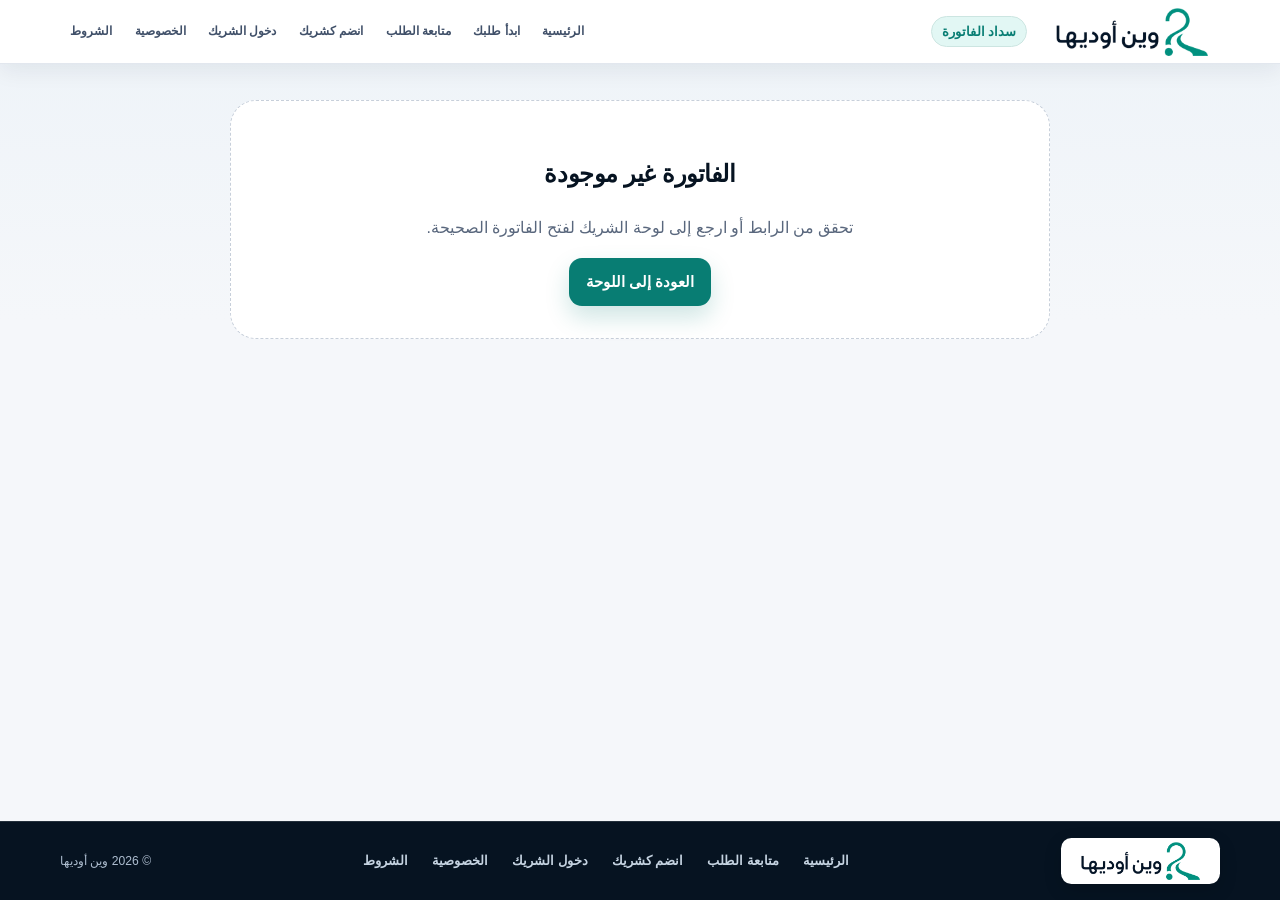
<file: payment.html>
<!doctype html>
<html dir="rtl" lang="ar">
<head>
<meta charset="utf-8"/><meta content="width=device-width, initial-scale=1, viewport-fit=cover" name="viewport"/><meta content="#0b1d33" name="theme-color"/>
<meta content="مراجعة وسداد فاتورة رسوم الوساطة لشركاء وين أوديها." name="description"/>
<meta content="default-src 'self'; script-src 'self'; style-src 'self'; img-src 'self' data:; connect-src 'none'; object-src 'none'; base-uri 'self'; frame-ancestors 'none'" http-equiv="Content-Security-Policy"/>
<title>سداد الفاتورة — وين أوديها؟</title><link href="assets/images/favicon.png" rel="icon" type="image/png"/><link href="assets/styles.css" rel="stylesheet"/>
</head>
<body data-page="payment">
<header class="site-header unified-site-header" data-unified-header=""><a class="skip-link" href="#main-content">تجاوز إلى المحتوى</a><div class="container nav-shell unified-header-shell"><a aria-label="وين أوديها — الرئيسية" class="brand unified-brand" href="index.html"><img alt="وين أوديها" class="brand-logo" height="283" src="assets/images/logo.png" width="900"/></a><span aria-current="page" class="current-page-label">سداد الفاتورة</span><button aria-controls="mainNav" aria-expanded="false" aria-label="فتح قائمة التنقل" class="nav-toggle" data-icon="menu" type="button"><span>القائمة</span></button><nav aria-label="التنقل الرئيسي" class="main-nav unified-main-nav" id="mainNav"><a href="index.html">الرئيسية</a><a href="customer.html?fresh=1">ابدأ طلبك</a><a href="track.html">متابعة الطلب</a><a href="join.html">انضم كشريك</a><a href="workshop-login.html">دخول الشريك</a><a href="privacy.html">الخصوصية</a><a href="terms.html">الشروط</a></nav></div></header><main class="section" id="main-content"><div class="container payment-layout">
<section class="card" id="paymentCard"><div class="section-head"><div class="kicker">تسوية حساب الشريك</div><h1>سداد فاتورة رسوم الوساطة</h1><p>راجع تفاصيل الفاتورة، ثم اختر طريقة السداد وسجّل العملية.</p></div><div class="guidance-grid" id="claimSummary"></div><form class="form-grid mt-24" id="paymentForm"><fieldset class="form-field"><legend class="required">طريقة السداد</legend><label class="radio-line payment-method"><input checked="" name="paymentMethod" type="radio" value="bank_transfer"/><span>تحويل بنكي</span></label><label class="radio-line payment-method"><input name="paymentMethod" type="radio" value="sadad"/><span>سداد</span></label></fieldset><label class="checkbox-line"><input id="confirmPayment" required="" type="checkbox"/><span>أؤكد صحة بيانات السداد المدخلة.</span></label><button class="btn btn-primary" data-icon="payment" type="submit">تسجيل السداد</button></form></section>
<section class="empty-state" hidden="" id="paymentMissing"><h1>الفاتورة غير موجودة</h1><p>تحقق من الرابط أو ارجع إلى لوحة الشريك لفتح الفاتورة الصحيحة.</p><a class="btn btn-primary" href="workshop-dashboard.html">العودة إلى اللوحة</a></section>
</div></main>
<footer class="site-footer unified-site-footer" data-unified-footer=""><div class="container unified-footer-shell"><a aria-label="وين أوديها — الرئيسية" class="footer-logo-link" href="index.html"><span class="footer-logo-plate"><img alt="وين أوديها" class="footer-logo" height="283" src="assets/images/logo.png" width="900"/></span></a><nav aria-label="روابط الموقع" class="unified-footer-nav"><a href="index.html">الرئيسية</a><a href="track.html">متابعة الطلب</a><a href="join.html">انضم كشريك</a><a href="workshop-login.html">دخول الشريك</a><a href="privacy.html">الخصوصية</a><a href="terms.html">الشروط</a></nav><span class="unified-footer-copy">© 2026 وين أوديها</span></div></footer><script defer="" src="assets/config.js"></script><script defer="" src="assets/automotive-data.js"></script><script defer="" src="assets/storage.js"></script><script defer="" src="assets/seed.js"></script><script defer="" src="assets/lifecycle.js"></script><script defer="" src="assets/common.js"></script><script defer="" src="assets/payment.js"></script>
</body></html>
</file>
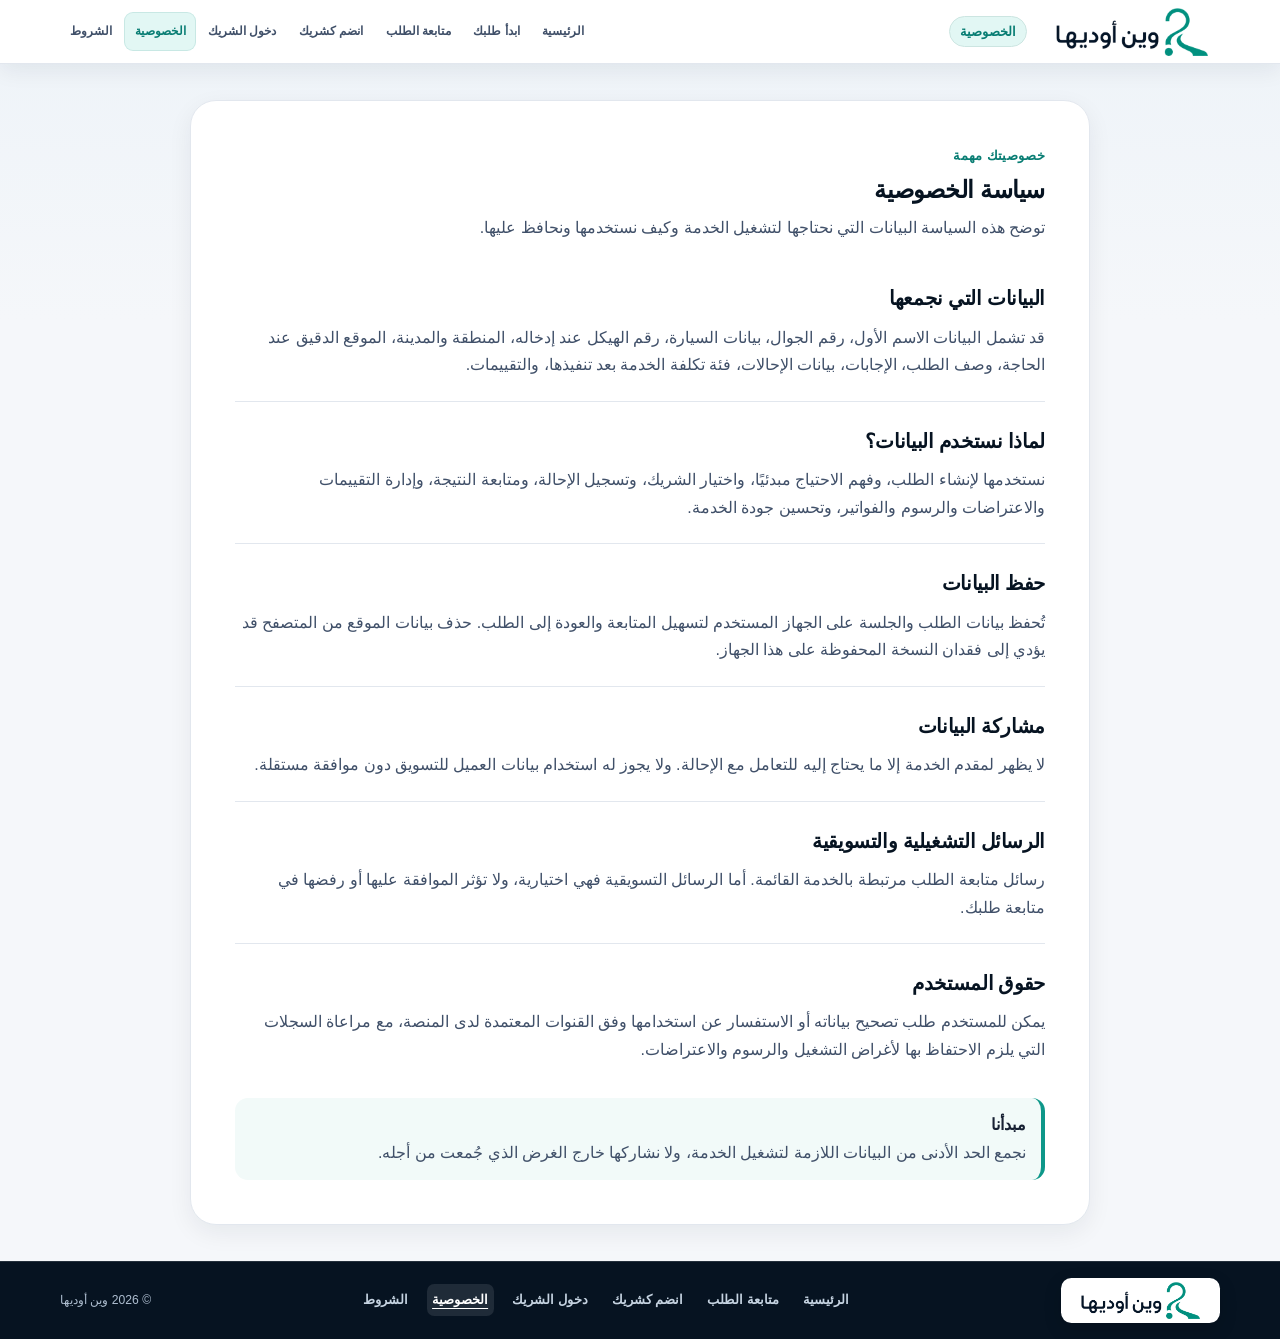
<file: privacy.html>
<!doctype html>
<html dir="rtl" lang="ar">
<head>
<meta charset="utf-8"/><meta content="width=device-width, initial-scale=1, viewport-fit=cover" name="viewport"/><meta content="#0b1d33" name="theme-color"/>
<meta content="سياسة خصوصية منصة وين أوديها واستخدام بيانات العملاء والشركاء." name="description"/>
<meta content="default-src 'self'; script-src 'self'; style-src 'self'; img-src 'self' data:; connect-src 'none'; object-src 'none'; base-uri 'self'; frame-ancestors 'none'" http-equiv="Content-Security-Policy"/>
<title>سياسة الخصوصية — وين أوديها؟</title><link href="assets/images/favicon.png" rel="icon" type="image/png"/><link href="assets/styles.css" rel="stylesheet"/>
</head>
<body data-page="privacy">
<header class="site-header unified-site-header" data-unified-header=""><a class="skip-link" href="#main-content">تجاوز إلى المحتوى</a><div class="container nav-shell unified-header-shell"><a aria-label="وين أوديها — الرئيسية" class="brand unified-brand" href="index.html"><img alt="وين أوديها" class="brand-logo" height="283" src="assets/images/logo.png" width="900"/></a><span aria-current="page" class="current-page-label">الخصوصية</span><button aria-controls="mainNav" aria-expanded="false" aria-label="فتح قائمة التنقل" class="nav-toggle" data-icon="menu" type="button"><span>القائمة</span></button><nav aria-label="التنقل الرئيسي" class="main-nav unified-main-nav" id="mainNav"><a href="index.html">الرئيسية</a><a href="customer.html?fresh=1">ابدأ طلبك</a><a href="track.html">متابعة الطلب</a><a href="join.html">انضم كشريك</a><a href="workshop-login.html">دخول الشريك</a><a aria-current="page" href="privacy.html">الخصوصية</a><a href="terms.html">الشروط</a></nav></div></header><main class="section" id="main-content"><article class="container legal-document"><div class="section-head"><div class="kicker">خصوصيتك مهمة</div><h1>سياسة الخصوصية</h1><p>توضح هذه السياسة البيانات التي نحتاجها لتشغيل الخدمة وكيف نستخدمها ونحافظ عليها.</p></div>
<section><h2>البيانات التي نجمعها</h2><p>قد تشمل البيانات الاسم الأول، رقم الجوال، بيانات السيارة، رقم الهيكل عند إدخاله، المنطقة والمدينة، الموقع الدقيق عند الحاجة، وصف الطلب، الإجابات، بيانات الإحالات، فئة تكلفة الخدمة بعد تنفيذها، والتقييمات.</p></section>
<section><h2>لماذا نستخدم البيانات؟</h2><p>نستخدمها لإنشاء الطلب، وفهم الاحتياج مبدئيًا، واختيار الشريك، وتسجيل الإحالة، ومتابعة النتيجة، وإدارة التقييمات والاعتراضات والرسوم والفواتير، وتحسين جودة الخدمة.</p></section>
<section><h2>حفظ البيانات</h2><p>تُحفظ بيانات الطلب والجلسة على الجهاز المستخدم لتسهيل المتابعة والعودة إلى الطلب. حذف بيانات الموقع من المتصفح قد يؤدي إلى فقدان النسخة المحفوظة على هذا الجهاز.</p></section>
<section><h2>مشاركة البيانات</h2><p>لا يظهر لمقدم الخدمة إلا ما يحتاج إليه للتعامل مع الإحالة. ولا يجوز له استخدام بيانات العميل للتسويق دون موافقة مستقلة.</p></section>
<section><h2>الرسائل التشغيلية والتسويقية</h2><p>رسائل متابعة الطلب مرتبطة بالخدمة القائمة. أما الرسائل التسويقية فهي اختيارية، ولا تؤثر الموافقة عليها أو رفضها في متابعة طلبك.</p></section>
<section><h2>حقوق المستخدم</h2><p>يمكن للمستخدم طلب تصحيح بياناته أو الاستفسار عن استخدامها وفق القنوات المعتمدة لدى المنصة، مع مراعاة السجلات التي يلزم الاحتفاظ بها لأغراض التشغيل والرسوم والاعتراضات.</p></section>
<div class="info-panel mt-24"><strong>مبدأنا</strong><p>نجمع الحد الأدنى من البيانات اللازمة لتشغيل الخدمة، ولا نشاركها خارج الغرض الذي جُمعت من أجله.</p></div></article></main>
<footer class="site-footer unified-site-footer" data-unified-footer=""><div class="container unified-footer-shell"><a aria-label="وين أوديها — الرئيسية" class="footer-logo-link" href="index.html"><span class="footer-logo-plate"><img alt="وين أوديها" class="footer-logo" height="283" src="assets/images/logo.png" width="900"/></span></a><nav aria-label="روابط الموقع" class="unified-footer-nav"><a href="index.html">الرئيسية</a><a href="track.html">متابعة الطلب</a><a href="join.html">انضم كشريك</a><a href="workshop-login.html">دخول الشريك</a><a aria-current="page" href="privacy.html">الخصوصية</a><a href="terms.html">الشروط</a></nav><span class="unified-footer-copy">© 2026 وين أوديها</span></div></footer><script defer="" src="assets/config.js"></script><script defer="" src="assets/automotive-data.js"></script><script defer="" src="assets/storage.js"></script><script defer="" src="assets/seed.js"></script><script defer="" src="assets/lifecycle.js"></script><script defer="" src="assets/common.js"></script>
</body></html>
</file>
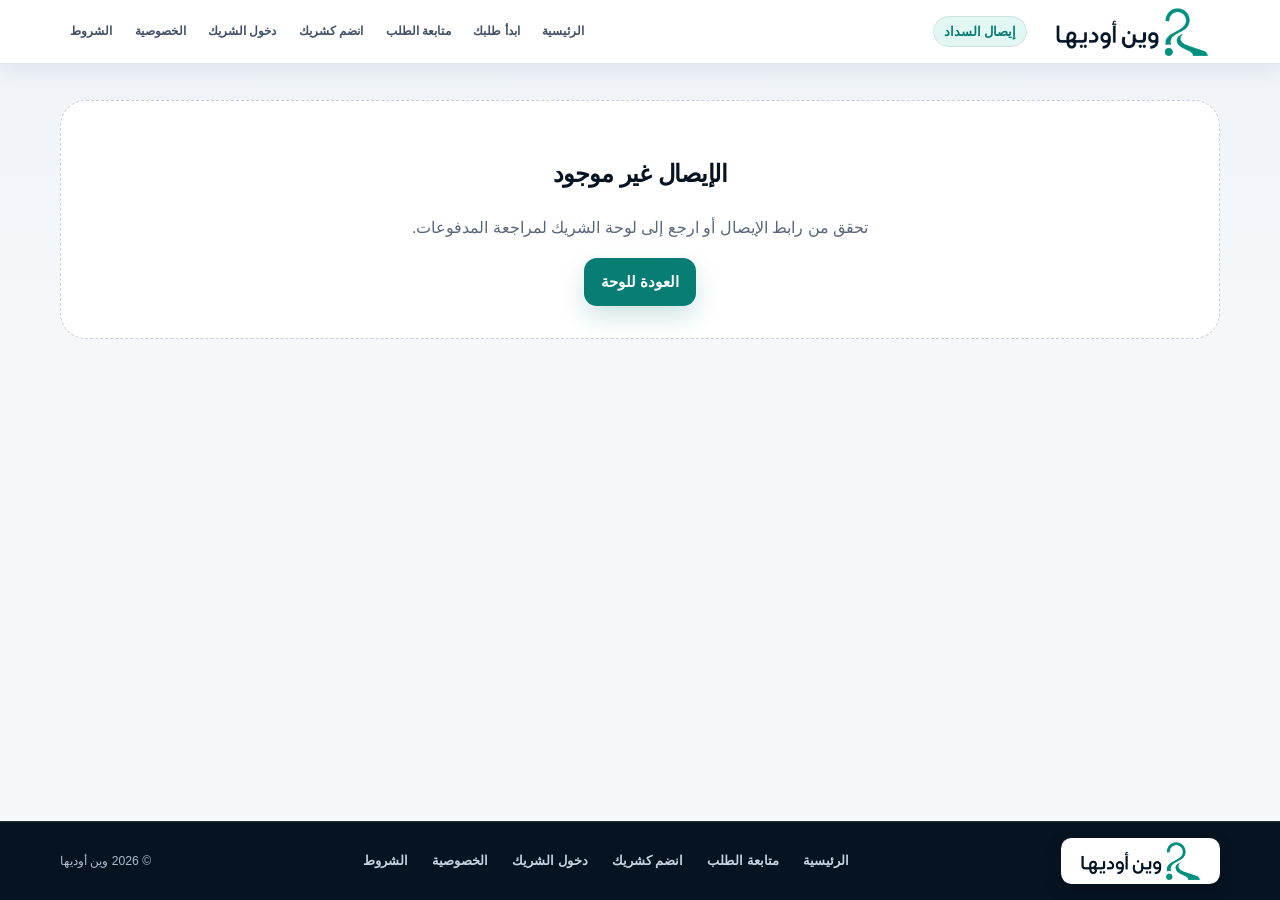
<file: receipt.html>
<!doctype html>
<html dir="rtl" lang="ar">
<head>
<meta charset="utf-8"/><meta content="إيصال سداد رسوم الوساطة لشركاء وين أوديها." name="description"/><meta content="width=device-width, initial-scale=1, viewport-fit=cover" name="viewport"/><meta content="#0b1d33" name="theme-color"/>
<meta content="default-src 'self'; script-src 'self'; style-src 'self'; img-src 'self' data:; connect-src 'none'; object-src 'none'; base-uri 'self'; frame-ancestors 'none'" http-equiv="Content-Security-Policy"/>
<title>إيصال سداد — وين أوديها؟</title><link href="assets/images/favicon.png" rel="icon" type="image/png"/><link href="assets/styles.css" rel="stylesheet"/>
</head>
<body data-page="receipt">
<header class="site-header unified-site-header" data-unified-header=""><a class="skip-link" href="#main-content">تجاوز إلى المحتوى</a><div class="container nav-shell unified-header-shell"><a aria-label="وين أوديها — الرئيسية" class="brand unified-brand" href="index.html"><img alt="وين أوديها" class="brand-logo" height="283" src="assets/images/logo.png" width="900"/></a><span aria-current="page" class="current-page-label">إيصال السداد</span><button aria-controls="mainNav" aria-expanded="false" aria-label="فتح قائمة التنقل" class="nav-toggle" data-icon="menu" type="button"><span>القائمة</span></button><nav aria-label="التنقل الرئيسي" class="main-nav unified-main-nav" id="mainNav"><a href="index.html">الرئيسية</a><a href="customer.html?fresh=1">ابدأ طلبك</a><a href="track.html">متابعة الطلب</a><a href="join.html">انضم كشريك</a><a href="workshop-login.html">دخول الشريك</a><a href="privacy.html">الخصوصية</a><a href="terms.html">الشروط</a></nav></div></header><main class="section" id="main-content"><div class="container"><section class="receipt" id="receiptCard"><div class="receipt-head"><div><div class="kicker">إيصال السداد</div><h1>إيصال سداد</h1></div><div class="brand"><span class="brand-mark">و</span><span><strong>وين أوديها؟</strong><small>رسوم الشريك</small></span></div></div><div id="receiptContent"></div><div class="button-row mt-24 no-print"><button class="btn btn-primary" id="printReceipt" type="button">طباعة</button><a class="btn btn-light" href="workshop-dashboard.html">العودة للوحة</a></div></section><section class="empty-state" hidden="" id="receiptMissing"><h1>الإيصال غير موجود</h1><p>تحقق من رابط الإيصال أو ارجع إلى لوحة الشريك لمراجعة المدفوعات.</p><a class="btn btn-primary" href="workshop-dashboard.html">العودة للوحة</a></section></div></main>
<footer class="site-footer unified-site-footer" data-unified-footer=""><div class="container unified-footer-shell"><a aria-label="وين أوديها — الرئيسية" class="footer-logo-link" href="index.html"><span class="footer-logo-plate"><img alt="وين أوديها" class="footer-logo" height="283" src="assets/images/logo.png" width="900"/></span></a><nav aria-label="روابط الموقع" class="unified-footer-nav"><a href="index.html">الرئيسية</a><a href="track.html">متابعة الطلب</a><a href="join.html">انضم كشريك</a><a href="workshop-login.html">دخول الشريك</a><a href="privacy.html">الخصوصية</a><a href="terms.html">الشروط</a></nav><span class="unified-footer-copy">© 2026 وين أوديها</span></div></footer><script defer="" src="assets/config.js"></script><script defer="" src="assets/automotive-data.js"></script><script defer="" src="assets/storage.js"></script><script defer="" src="assets/seed.js"></script><script defer="" src="assets/lifecycle.js"></script><script defer="" src="assets/common.js"></script><script defer="" src="assets/receipt.js"></script>
</body></html>
</file>
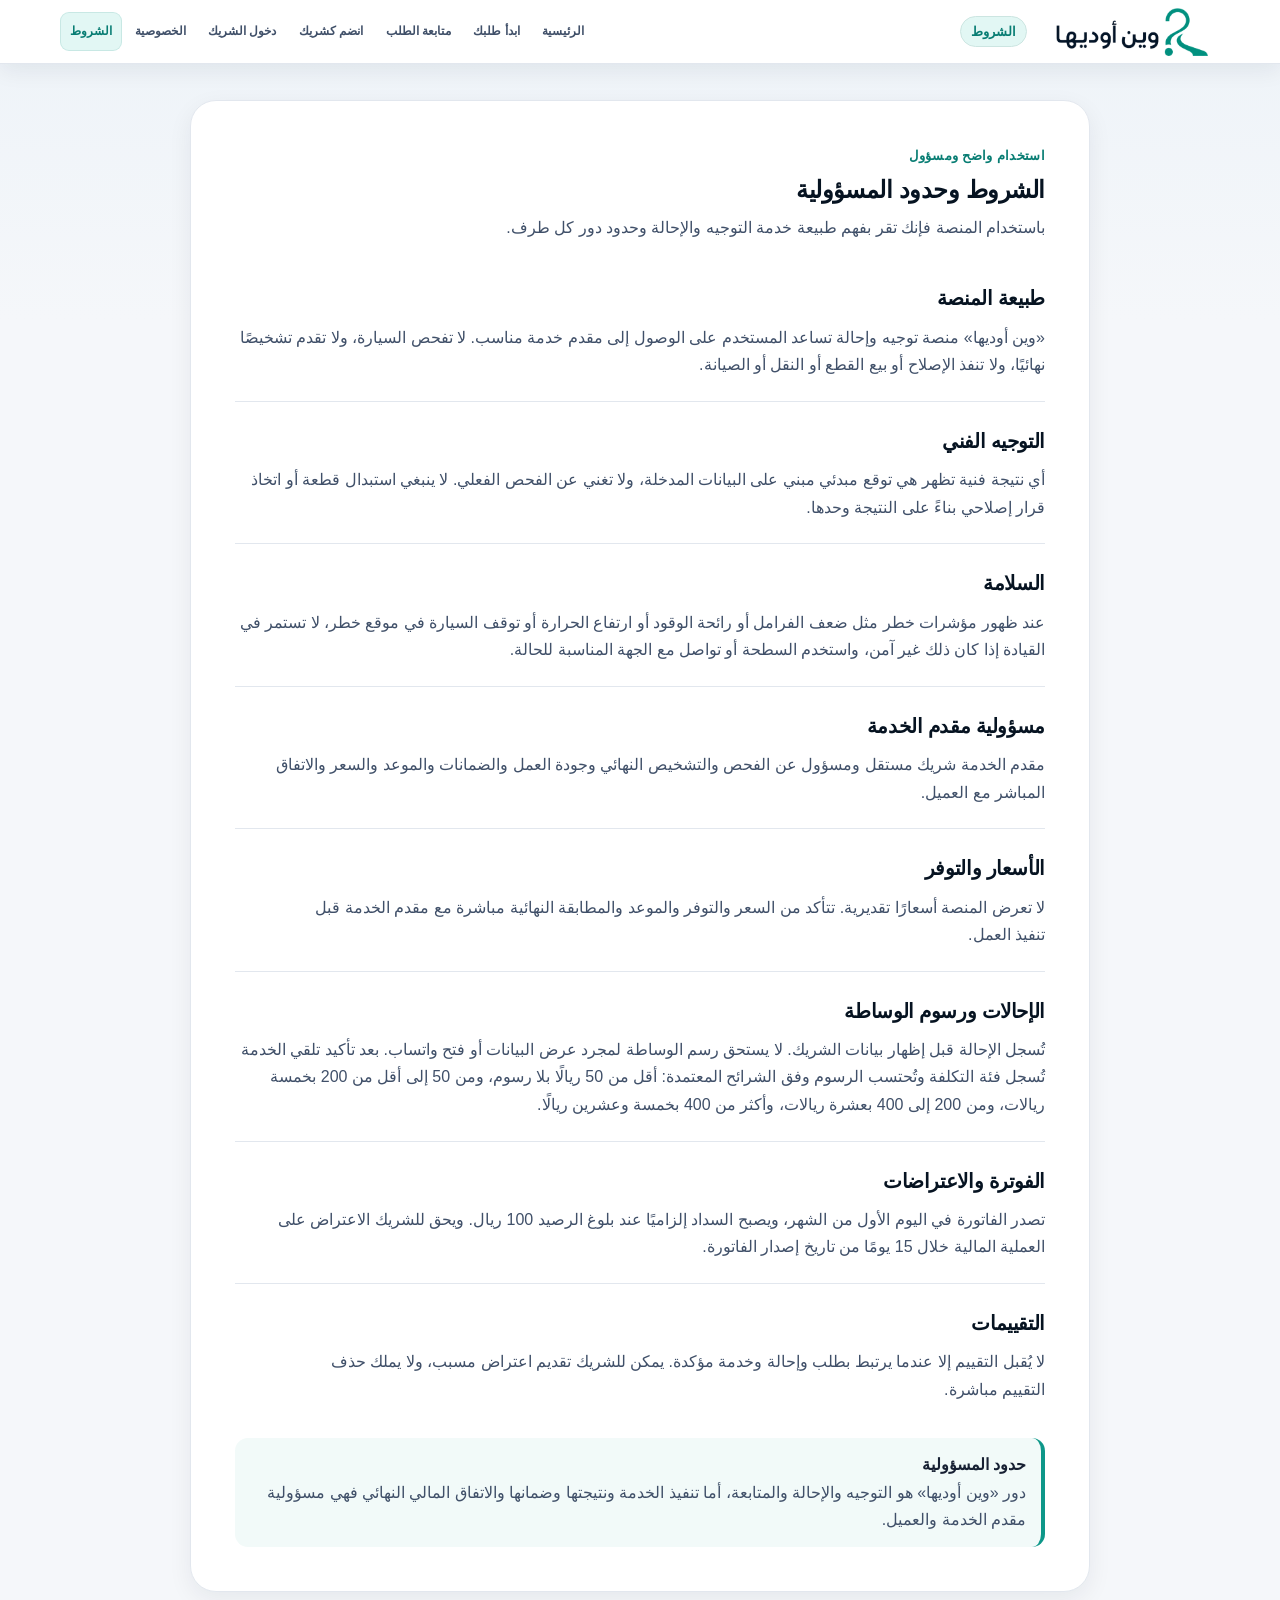
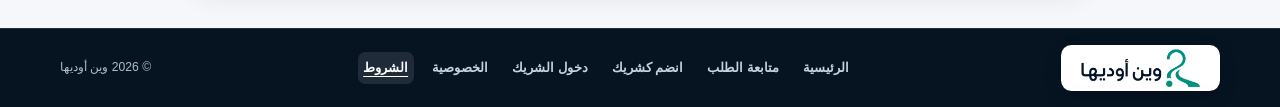
<file: terms.html>
<!doctype html>
<html dir="rtl" lang="ar">
<head>
<meta charset="utf-8"/><meta content="width=device-width, initial-scale=1, viewport-fit=cover" name="viewport"/><meta content="#0b1d33" name="theme-color"/>
<meta content="شروط استخدام منصة وين أوديها وحدود المسؤولية وآلية الإحالات والرسوم." name="description"/>
<meta content="default-src 'self'; script-src 'self'; style-src 'self'; img-src 'self' data:; connect-src 'none'; object-src 'none'; base-uri 'self'; frame-ancestors 'none'" http-equiv="Content-Security-Policy"/>
<title>الشروط وحدود المسؤولية — وين أوديها؟</title><link href="assets/images/favicon.png" rel="icon" type="image/png"/><link href="assets/styles.css" rel="stylesheet"/>
</head>
<body data-page="terms">
<header class="site-header unified-site-header" data-unified-header=""><a class="skip-link" href="#main-content">تجاوز إلى المحتوى</a><div class="container nav-shell unified-header-shell"><a aria-label="وين أوديها — الرئيسية" class="brand unified-brand" href="index.html"><img alt="وين أوديها" class="brand-logo" height="283" src="assets/images/logo.png" width="900"/></a><span aria-current="page" class="current-page-label">الشروط</span><button aria-controls="mainNav" aria-expanded="false" aria-label="فتح قائمة التنقل" class="nav-toggle" data-icon="menu" type="button"><span>القائمة</span></button><nav aria-label="التنقل الرئيسي" class="main-nav unified-main-nav" id="mainNav"><a href="index.html">الرئيسية</a><a href="customer.html?fresh=1">ابدأ طلبك</a><a href="track.html">متابعة الطلب</a><a href="join.html">انضم كشريك</a><a href="workshop-login.html">دخول الشريك</a><a href="privacy.html">الخصوصية</a><a aria-current="page" href="terms.html">الشروط</a></nav></div></header><main class="section" id="main-content"><article class="container legal-document"><div class="section-head"><div class="kicker">استخدام واضح ومسؤول</div><h1>الشروط وحدود المسؤولية</h1><p>باستخدام المنصة فإنك تقر بفهم طبيعة خدمة التوجيه والإحالة وحدود دور كل طرف.</p></div>
<section><h2>طبيعة المنصة</h2><p>«وين أوديها» منصة توجيه وإحالة تساعد المستخدم على الوصول إلى مقدم خدمة مناسب. لا تفحص السيارة، ولا تقدم تشخيصًا نهائيًا، ولا تنفذ الإصلاح أو بيع القطع أو النقل أو الصيانة.</p></section>
<section><h2>التوجيه الفني</h2><p>أي نتيجة فنية تظهر هي توقع مبدئي مبني على البيانات المدخلة، ولا تغني عن الفحص الفعلي. لا ينبغي استبدال قطعة أو اتخاذ قرار إصلاحي بناءً على النتيجة وحدها.</p></section>
<section><h2>السلامة</h2><p>عند ظهور مؤشرات خطر مثل ضعف الفرامل أو رائحة الوقود أو ارتفاع الحرارة أو توقف السيارة في موقع خطر، لا تستمر في القيادة إذا كان ذلك غير آمن، واستخدم السطحة أو تواصل مع الجهة المناسبة للحالة.</p></section>
<section><h2>مسؤولية مقدم الخدمة</h2><p>مقدم الخدمة شريك مستقل ومسؤول عن الفحص والتشخيص النهائي وجودة العمل والضمانات والموعد والسعر والاتفاق المباشر مع العميل.</p></section>
<section><h2>الأسعار والتوفر</h2><p>لا تعرض المنصة أسعارًا تقديرية. تتأكد من السعر والتوفر والموعد والمطابقة النهائية مباشرة مع مقدم الخدمة قبل تنفيذ العمل.</p></section>
<section><h2>الإحالات ورسوم الوساطة</h2><p>تُسجل الإحالة قبل إظهار بيانات الشريك. لا يستحق رسم الوساطة لمجرد عرض البيانات أو فتح واتساب. بعد تأكيد تلقي الخدمة تُسجل فئة التكلفة وتُحتسب الرسوم وفق الشرائح المعتمدة: أقل من 50 ريالًا بلا رسوم، ومن 50 إلى أقل من 200 بخمسة ريالات، ومن 200 إلى 400 بعشرة ريالات، وأكثر من 400 بخمسة وعشرين ريالًا.</p></section>
<section><h2>الفوترة والاعتراضات</h2><p>تصدر الفاتورة في اليوم الأول من الشهر، ويصبح السداد إلزاميًا عند بلوغ الرصيد 100 ريال. ويحق للشريك الاعتراض على العملية المالية خلال 15 يومًا من تاريخ إصدار الفاتورة.</p></section>
<section><h2>التقييمات</h2><p>لا يُقبل التقييم إلا عندما يرتبط بطلب وإحالة وخدمة مؤكدة. يمكن للشريك تقديم اعتراض مسبب، ولا يملك حذف التقييم مباشرة.</p></section>
<div class="info-panel mt-24"><strong>حدود المسؤولية</strong><p>دور «وين أوديها» هو التوجيه والإحالة والمتابعة، أما تنفيذ الخدمة ونتيجتها وضمانها والاتفاق المالي النهائي فهي مسؤولية مقدم الخدمة والعميل.</p></div></article></main>
<footer class="site-footer unified-site-footer" data-unified-footer=""><div class="container unified-footer-shell"><a aria-label="وين أوديها — الرئيسية" class="footer-logo-link" href="index.html"><span class="footer-logo-plate"><img alt="وين أوديها" class="footer-logo" height="283" src="assets/images/logo.png" width="900"/></span></a><nav aria-label="روابط الموقع" class="unified-footer-nav"><a href="index.html">الرئيسية</a><a href="track.html">متابعة الطلب</a><a href="join.html">انضم كشريك</a><a href="workshop-login.html">دخول الشريك</a><a href="privacy.html">الخصوصية</a><a aria-current="page" href="terms.html">الشروط</a></nav><span class="unified-footer-copy">© 2026 وين أوديها</span></div></footer><script defer="" src="assets/config.js"></script><script defer="" src="assets/automotive-data.js"></script><script defer="" src="assets/storage.js"></script><script defer="" src="assets/seed.js"></script><script defer="" src="assets/lifecycle.js"></script><script defer="" src="assets/common.js"></script>
</body></html>
</file>
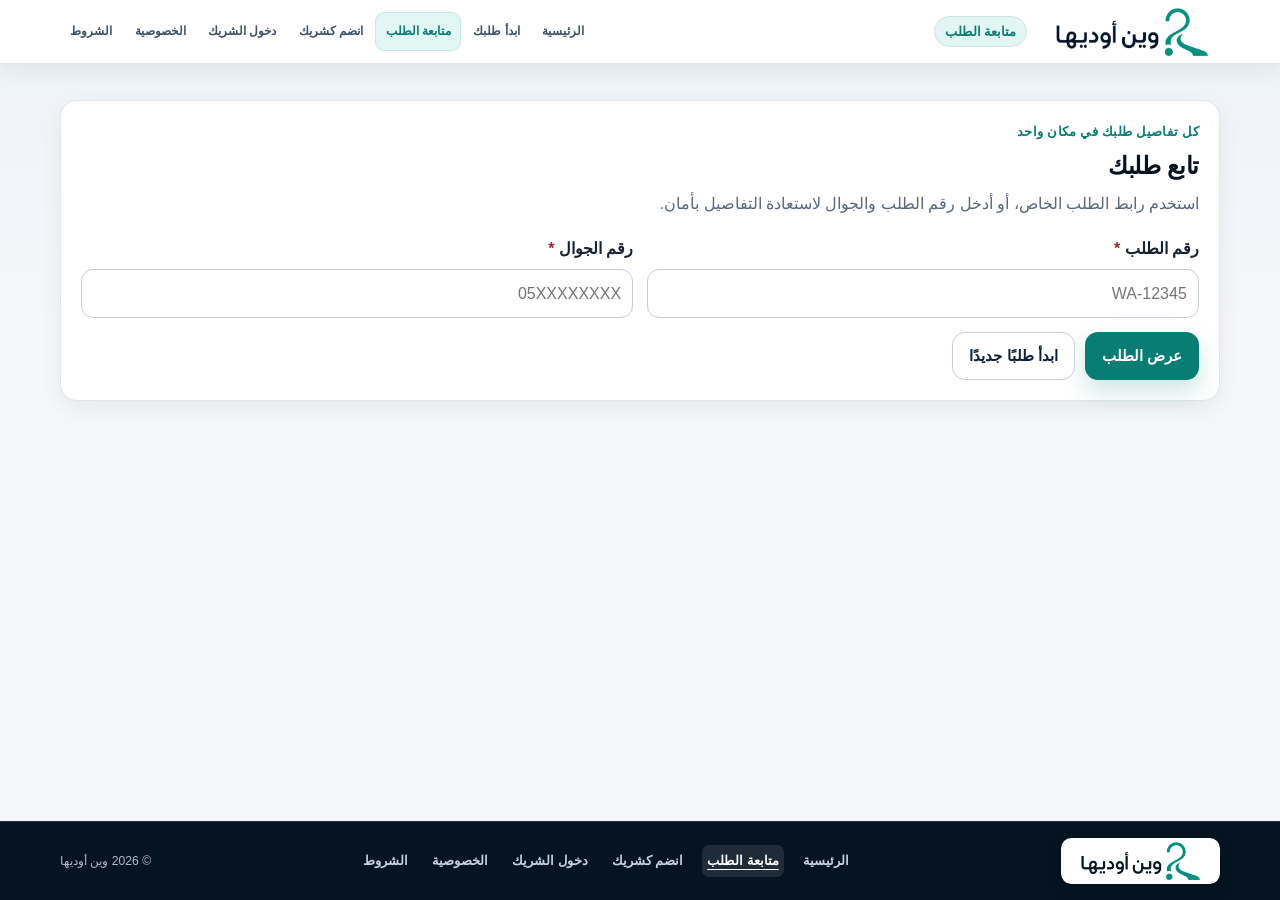
<file: track.html>
<!doctype html>
<html dir="rtl" lang="ar">
<head>
<meta charset="utf-8"/>
<meta content="width=device-width, initial-scale=1, viewport-fit=cover" name="viewport"/>
<meta content="#0b1d33" name="theme-color"/>
<meta content="متابعة طلب وين أوديها عبر رابط خاص دون كلمة مرور." name="description"/>
<meta content="default-src 'self'; script-src 'self'; style-src 'self'; img-src 'self' data:; connect-src 'none'; object-src 'none'; base-uri 'self'; frame-ancestors 'none'" http-equiv="Content-Security-Policy"/>
<title>متابعة الطلب — وين أوديها؟</title>

<link href="assets/images/favicon.png" rel="icon" type="image/png"/><link href="assets/styles.css" rel="stylesheet"/>
</head>
<body data-page="track">

<header class="site-header unified-site-header" data-unified-header=""><a class="skip-link" href="#main-content">تجاوز إلى المحتوى</a><div class="container nav-shell unified-header-shell"><a aria-label="وين أوديها — الرئيسية" class="brand unified-brand" href="index.html"><img alt="وين أوديها" class="brand-logo" height="283" src="assets/images/logo.png" width="900"/></a><span aria-current="page" class="current-page-label">متابعة الطلب</span><button aria-controls="mainNav" aria-expanded="false" aria-label="فتح قائمة التنقل" class="nav-toggle" data-icon="menu" type="button"><span>القائمة</span></button><nav aria-label="التنقل الرئيسي" class="main-nav unified-main-nav" id="mainNav"><a href="index.html">الرئيسية</a><a href="customer.html?fresh=1">ابدأ طلبك</a><a aria-current="page" href="track.html">متابعة الطلب</a><a href="join.html">انضم كشريك</a><a href="workshop-login.html">دخول الشريك</a><a href="privacy.html">الخصوصية</a><a href="terms.html">الشروط</a></nav></div></header><main class="section" id="main-content">
<div class="container">
<section class="card" id="lookupSection">
<div class="section-head"><div class="kicker">كل تفاصيل طلبك في مكان واحد</div><h1>تابع طلبك</h1><p>استخدم رابط الطلب الخاص، أو أدخل رقم الطلب والجوال لاستعادة التفاصيل بأمان.</p></div>
<form class="form-grid two" id="lookupForm" novalidate="">
<div class="form-field"><label class="required" for="requestNumber">رقم الطلب</label><input autocomplete="off" id="requestNumber" placeholder="WA-12345" required=""/></div>
<div class="form-field"><label class="required" for="lookupPhone">رقم الجوال</label><input id="lookupPhone" inputmode="tel" maxlength="10" placeholder="05XXXXXXXX" required=""/></div>
<div class="button-row"><button class="btn btn-primary" type="submit">عرض الطلب</button><a class="btn btn-light" href="customer.html?fresh=1">ابدأ طلبًا جديدًا</a></div>
</form>
</section>
<section hidden="" id="requestSection">
<div class="request-header" id="requestHeader"></div>
<div class="warning-panel mb-0" hidden="" id="closedNotice"></div>
<div class="dashboard-grid two mt-16">
<div>
<div id="activePartner"></div>
<div class="card mt-16" id="requestActions"></div>
<div class="card mt-16" id="ratingPanel"></div>
</div>
<aside>
<section class="card">
<h2>تفاصيل الطلب</h2>
<div class="guidance-grid" id="requestSummary"></div>
</section>
<section class="card mt-16">
<h2>سجل الشركاء</h2>
<div class="timeline" id="referralTimeline"></div>
</section>
</aside>
</div>
<section aria-label="رابط الطلب والإحالة البديلة" class="private-link-card mt-24" id="requestLinkPanel"></section>
</section>
<section class="empty-state" hidden="" id="notFoundSection">
<div class="path-icon" data-icon="search"></div><h1>لم نعثر على الطلب</h1><p>تحقق من رقم الطلب والجوال، أو افتح الرابط الخاص المرسل لك عند إنشاء الطلب.</p><a class="btn btn-primary" href="track.html">المحاولة مرة أخرى</a>
</section>
</div>
</main>
<dialog class="dialog" id="alternativeDialog">
<form class="dialog-shell" id="alternativeForm" method="dialog">
<div class="dialog-head"><div><div class="kicker">خيار آخر</div><h2>وش سبب طلب شريك بديل؟</h2></div><button aria-label="إغلاق" class="dialog-close" type="submit" value="cancel">×</button></div>
<div class="form-field"><label for="alternativeReason">السبب اختياري</label><select id="alternativeReason"><option value="">بدون تحديد</option><option>لم يتم الرد</option><option>لم نتفق على الموعد</option><option>لم يتم التفاهم على السعر</option><option>الخدمة غير متوفرة</option><option>الموقع غير مناسب</option><option>لم أرغب في الاستمرار</option><option>سبب آخر</option></select></div>
<div class="screen-actions"><button class="btn btn-light" type="submit" value="cancel">إلغاء</button><button class="btn btn-primary" data-icon="refresh" id="confirmAlternative" type="submit" value="default">ابحث عن بديل</button></div>
</form>
</dialog>
<dialog class="dialog" id="ratingDialog">
<form class="dialog-shell" id="ratingForm" method="dialog">
<div class="dialog-head"><div><div class="kicker">رأيك يهمنا</div><h2>قيّم تجربتك مع الشريك</h2></div><button aria-label="إغلاق" class="dialog-close" type="submit" value="cancel">×</button></div>
<div class="form-grid two">
<div class="form-field"><label class="required" for="ratingCostBand">فئة تكلفة الخدمة</label><select id="ratingCostBand" required=""></select></div>
<div class="form-field"><label class="required" for="ratingOverall">التقييم العام</label><select id="ratingOverall" required=""><option value="">اختر</option><option value="5">5 — ممتاز</option><option value="4">4 — جيد جدًا</option><option value="3">3 — جيد</option><option value="2">2 — ضعيف</option><option value="1">1 — سيئ</option></select></div>
<div class="form-field"><label class="required" for="ratingTreatment">جودة التعامل</label><select id="ratingTreatment" required=""><option value="">اختر</option><option value="5">5</option><option value="4">4</option><option value="3">3</option><option value="2">2</option><option value="1">1</option></select></div>
<div class="form-field"><label class="required" for="ratingCommitment">الالتزام</label><select id="ratingCommitment" required=""><option value="">اختر</option><option value="5">5</option><option value="4">4</option><option value="3">3</option><option value="2">2</option><option value="1">1</option></select></div>
<div class="form-field"><label class="required" for="ratingClarity">وضوح التعامل</label><select id="ratingClarity" required=""><option value="">اختر</option><option value="5">5</option><option value="4">4</option><option value="3">3</option><option value="2">2</option><option value="1">1</option></select></div>
<div class="form-field"><label class="required" for="ratingService">جودة الخدمة</label><select id="ratingService" required=""><option value="">اختر</option><option value="5">5</option><option value="4">4</option><option value="3">3</option><option value="2">2</option><option value="1">1</option></select></div>
<div class="form-field"><label class="required" for="ratingFairness">عدالة الأسعار</label><select id="ratingFairness" required=""><option value="">اختر</option><option value="5">5</option><option value="4">4</option><option value="3">3</option><option value="2">2</option><option value="1">1</option></select></div>
</div>
<fieldset class="form-field mt-16"><legend class="required">هل تنصح بالشريك؟</legend><div class="button-row"><label class="radio-line"><input name="recommend" required="" type="radio" value="yes"/> نعم</label><label class="radio-line"><input name="recommend" type="radio" value="no"/> لا</label></div></fieldset>
<div class="form-field mt-16"><label for="ratingComment">تعليق اختياري</label><textarea id="ratingComment" maxlength="600"></textarea></div>
<div class="screen-actions"><button class="btn btn-light" type="submit" value="cancel">إلغاء</button><button class="btn btn-primary" type="submit" value="default">إرسال التقييم</button></div>
</form>
</dialog>

<footer class="site-footer unified-site-footer" data-unified-footer=""><div class="container unified-footer-shell"><a aria-label="وين أوديها — الرئيسية" class="footer-logo-link" href="index.html"><span class="footer-logo-plate"><img alt="وين أوديها" class="footer-logo" height="283" src="assets/images/logo.png" width="900"/></span></a><nav aria-label="روابط الموقع" class="unified-footer-nav"><a href="index.html">الرئيسية</a><a aria-current="page" href="track.html">متابعة الطلب</a><a href="join.html">انضم كشريك</a><a href="workshop-login.html">دخول الشريك</a><a href="privacy.html">الخصوصية</a><a href="terms.html">الشروط</a></nav><span class="unified-footer-copy">© 2026 وين أوديها</span></div></footer><script defer="" src="assets/config.js"></script>
<script defer="" src="assets/automotive-data.js"></script>
<script defer="" src="assets/storage.js"></script>
<script defer="" src="assets/seed.js"></script>
<script defer="" src="assets/matching-engine.js"></script>
<script defer="" src="assets/lifecycle.js"></script>
<script defer="" src="assets/common.js"></script>
<script defer="" src="assets/track.js"></script>
</body>
</html>
</file>
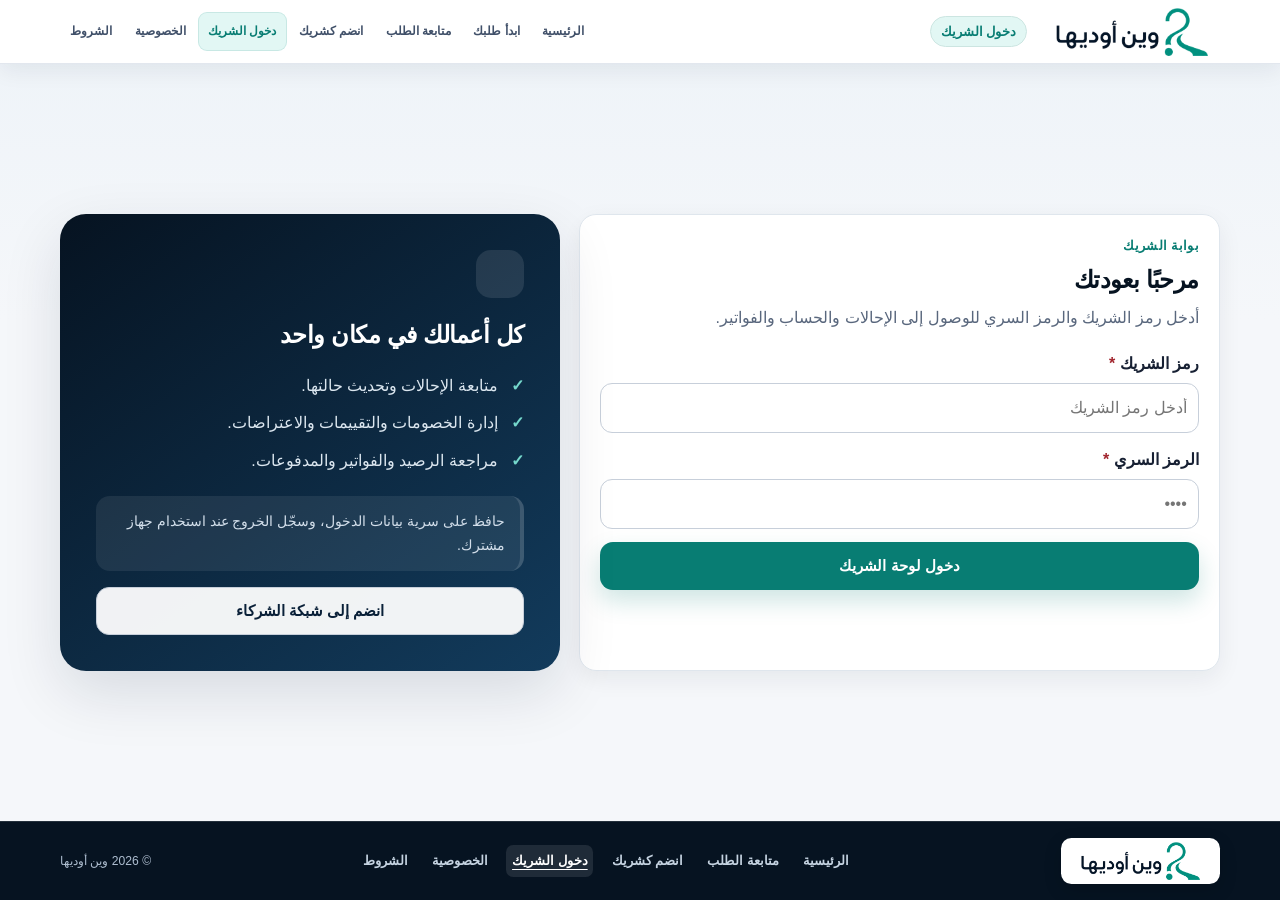
<file: workshop-dashboard.html>
<!doctype html>
<html dir="rtl" lang="ar"><head><meta charset="utf-8"/><meta content="لوحة شريك وين أوديها لإدارة الإحالات والخصومات والتقييمات والفواتير." name="description"/><meta content="width=device-width, initial-scale=1, viewport-fit=cover" name="viewport"/><meta content="#0b1d33" name="theme-color"/><meta content="default-src 'self'; script-src 'self'; style-src 'self'; img-src 'self' data:; connect-src 'none'; object-src 'none'; base-uri 'self'; frame-ancestors 'none'" http-equiv="Content-Security-Policy"/><title>لوحة الشريك — وين أوديها؟</title><link href="assets/images/favicon.png" rel="icon" type="image/png"/><link href="assets/styles.css" rel="stylesheet"/></head>
<body data-page="partner-dashboard"><header class="site-header unified-site-header" data-unified-header=""><a class="skip-link" href="#main-content">تجاوز إلى المحتوى</a><div class="container nav-shell unified-header-shell"><a aria-label="وين أوديها — الرئيسية" class="brand unified-brand" href="index.html"><img alt="وين أوديها" class="brand-logo" height="283" src="assets/images/logo.png" width="900"/></a><span aria-current="page" class="current-page-label">لوحة الشريك</span><button aria-controls="mainNav" aria-expanded="false" aria-label="فتح قائمة التنقل" class="nav-toggle" data-icon="menu" type="button"><span>القائمة</span></button><nav aria-label="التنقل الرئيسي" class="main-nav unified-main-nav" id="mainNav"><a href="index.html">الرئيسية</a><a href="customer.html?fresh=1">ابدأ طلبك</a><a href="track.html">متابعة الطلب</a><a href="join.html">انضم كشريك</a><a href="workshop-login.html">دخول الشريك</a><a href="privacy.html">الخصوصية</a><a href="terms.html">الشروط</a></nav></div></header><main class="section" id="main-content"><div class="container">
<div class="request-header" id="partnerHeader"></div>
<div aria-label="أقسام لوحة الشريك" class="tabs" role="tablist"><button aria-selected="true" class="tab-btn active" data-tab="overview" role="tab" type="button">نظرة عامة</button><button aria-selected="false" class="tab-btn" data-tab="referrals" role="tab" type="button">الإحالات</button><button aria-selected="false" class="tab-btn" data-tab="objections" role="tab" type="button">الاعتراضات</button><button aria-selected="false" class="tab-btn" data-tab="ratings" role="tab" type="button">التقييمات</button><button aria-selected="false" class="tab-btn" data-tab="discounts" role="tab" type="button">الخصومات</button><button aria-selected="false" class="tab-btn" data-tab="billing" role="tab" type="button">الفواتير والسداد</button><button aria-selected="false" class="tab-btn" data-tab="profile" role="tab" type="button">بيانات الشريك</button></div>
<section class="tab-panel active" data-panel="overview" role="tabpanel"><div class="stats-grid" id="overviewStats"></div><div class="dashboard-grid two mt-16"><section class="card"><h2>آخر الإحالات</h2><div id="latestReferrals"></div></section><aside class="card"><h2>حالة الحساب</h2><div id="accountStatus"></div></aside></div></section>
<section class="tab-panel" data-panel="referrals" role="tabpanel"><div class="section-head"><h2>إدارة الإحالات والخدمات</h2><p>حدّث حالة الإحالة، وأكد الخدمة، وأدخل فئة التكلفة عند الحاجة مع حفظ مصدر التحديث.</p></div><div id="referralsTable"></div></section>
<section class="tab-panel" data-panel="objections" role="tabpanel"><div class="section-head"><h2>سجل الاعتراضات</h2><p>راجع الاعتراضات ومهلتها وقراراتها من هذا القسم.</p></div><div id="objectionsTable"></div></section>
<section class="tab-panel" data-panel="ratings" role="tabpanel"><div class="section-head"><h2>التقييمات الموثقة</h2><p>راجع تقييمات العملاء، وقدّم اعتراضًا مسببًا عند الحاجة.</p></div><div id="ratingsList"></div></section>
<section class="tab-panel" data-panel="discounts" role="tabpanel"><div class="dashboard-grid two"><section class="card"><h2>الخصومات الحالية</h2><p class="muted">أدر الخصومات النشطة، وحدد الخدمات والشروط بوضوح.</p><div id="discountsList"></div></section><section class="card"><h2>إضافة خصم</h2><form class="form-grid" id="discountForm" novalidate=""><div class="form-field"><label class="required" for="discountPercent">النسبة %</label><input id="discountPercent" max="50" min="1" required="" type="number"/></div><div class="form-field"><label class="required" for="discountStart">تاريخ البداية</label><input id="discountStart" required="" type="date"/></div><fieldset class="form-field"><legend class="required">نطاق الخصم</legend><div class="button-row"><label class="radio-line"><input checked="" name="discountScope" type="radio" value="all"/> جميع الخدمات</label><label class="radio-line"><input name="discountScope" type="radio" value="selected"/> خدمات مختارة</label></div></fieldset><div class="form-field" hidden="" id="discountServicesField"><label for="discountServices">اكتب الخدمات المختارة — اختياري</label><textarea id="discountServices" maxlength="500"></textarea></div><div class="form-field"><label for="discountConditions">الشروط والاستثناءات</label><textarea id="discountConditions" maxlength="700"></textarea></div><label class="checkbox-line"><input checked="" id="discountContinuous" type="checkbox"/><span>يستمر حتى أوقفه بنفسي</span></label><div class="form-field" hidden="" id="discountEndField"><label class="required" for="discountEnd">تاريخ الانتهاء</label><input id="discountEnd" type="date"/></div><button class="btn btn-primary" type="submit">تفعيل الخصم</button></form></section></div></section>
<section class="tab-panel" data-panel="billing" role="tabpanel"><div class="stats-grid" id="billingStats"></div><div class="card mt-16"><div class="button-row"><button class="btn btn-dark" id="issueInvoice" type="button">تحديث الفواتير المستحقة</button><span class="muted small">تُحدّث الفواتير وفق دورة الحساب وحد السداد.</span></div></div><div class="dashboard-grid two mt-16"><section class="card"><h2>الفواتير</h2><div id="invoicesList"></div></section><section class="card"><h2>المدفوعات والإيصالات</h2><div id="paymentsList"></div></section></div><section class="card mt-16"><h2>سجل رسوم الوساطة</h2><div id="feesList"></div></section></section>
<section class="tab-panel" data-panel="profile" role="tabpanel"><div class="dashboard-grid two"><section class="card"><h2>بيانات الشريك</h2><div id="profileData"></div></section><section class="card"><h2>إشعارات المنصة</h2><div id="notificationsList"></div></section></div><button class="btn btn-danger mt-16" id="logoutButton" type="button">تسجيل الخروج</button></section>
</div></main>
<dialog class="dialog" id="objectionDialog"><form class="dialog-shell" id="objectionForm" method="dialog"><div class="dialog-head"><div><div class="kicker">اعتراض</div><h2 id="objectionTitle">اعتراض</h2></div><button aria-label="إغلاق" class="dialog-close" type="submit" value="cancel">×</button></div><input id="objectionReferralId" type="hidden"/><input id="objectionRatingId" type="hidden"/><input id="objectionInvoiceId" type="hidden"/><input id="objectionType" type="hidden"/><div class="form-field"><label class="required" for="objectionReason">السبب</label><select id="objectionReason" required=""></select></div><div class="form-field mt-16" hidden="" id="requestedCostBandField"><label for="requestedCostBand">فئة التكلفة المقترحة</label><select id="requestedCostBand"></select></div><div class="form-field mt-16"><label for="objectionDetails">التوضيح</label><textarea id="objectionDetails" maxlength="1000"></textarea></div><div class="screen-actions"><button class="btn btn-light" type="submit" value="cancel">إلغاء</button><button class="btn btn-primary" type="submit" value="default">إرسال الاعتراض</button></div></form></dialog>
<footer class="site-footer unified-site-footer" data-unified-footer=""><div class="container unified-footer-shell"><a aria-label="وين أوديها — الرئيسية" class="footer-logo-link" href="index.html"><span class="footer-logo-plate"><img alt="وين أوديها" class="footer-logo" height="283" src="assets/images/logo.png" width="900"/></span></a><nav aria-label="روابط الموقع" class="unified-footer-nav"><a href="index.html">الرئيسية</a><a href="track.html">متابعة الطلب</a><a href="join.html">انضم كشريك</a><a href="workshop-login.html">دخول الشريك</a><a href="privacy.html">الخصوصية</a><a href="terms.html">الشروط</a></nav><span class="unified-footer-copy">© 2026 وين أوديها</span></div></footer><script defer="" src="assets/config.js"></script><script defer="" src="assets/automotive-data.js"></script><script defer="" src="assets/storage.js"></script><script defer="" src="assets/seed.js"></script><script defer="" src="assets/lifecycle.js"></script><script defer="" src="assets/common.js"></script><script defer="" src="assets/dashboard.js"></script></body></html>
</file>
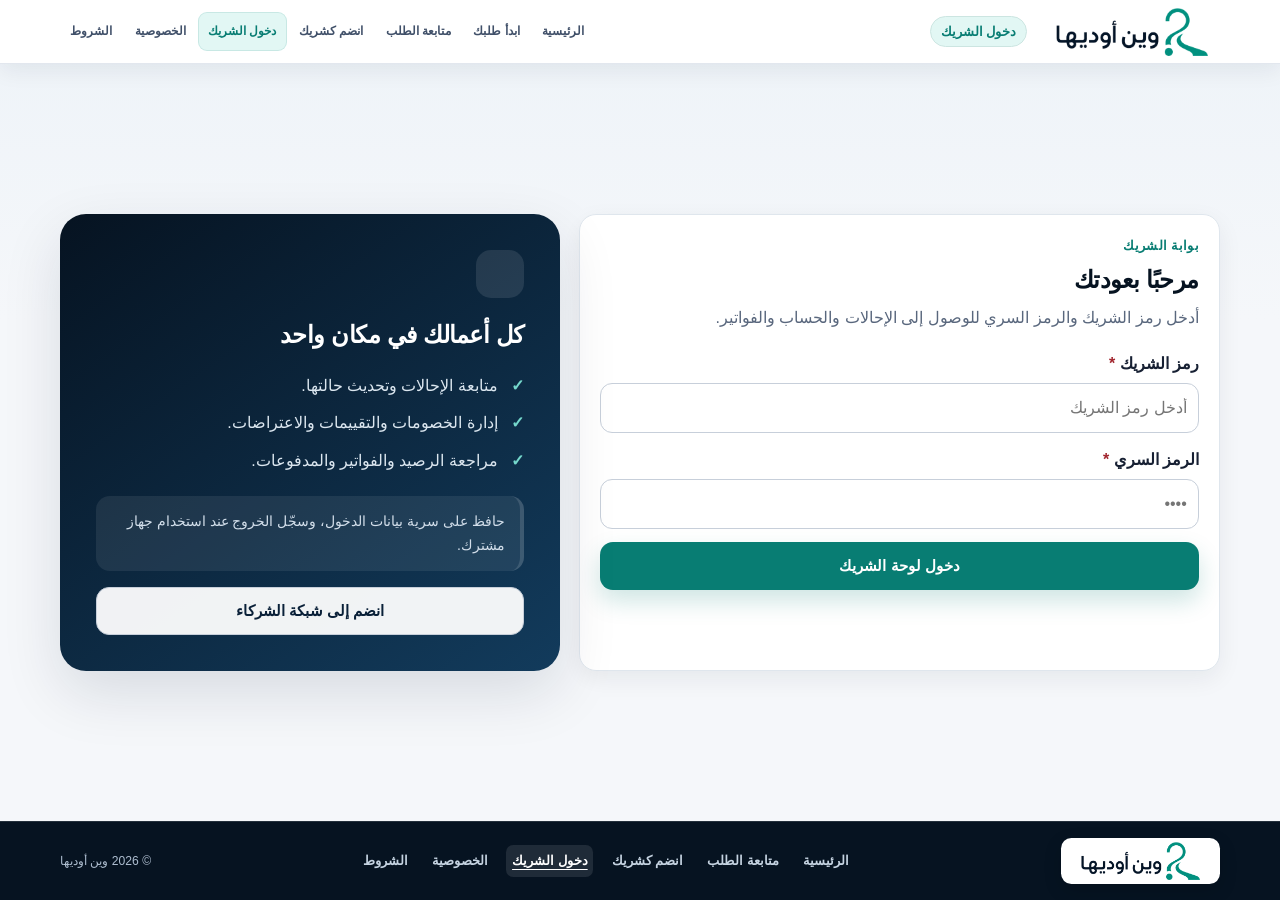
<file: workshop-login.html>
<!doctype html>
<html dir="rtl" lang="ar">
<head>
<meta charset="utf-8"/>
<meta content="width=device-width, initial-scale=1, viewport-fit=cover" name="viewport"/>
<meta content="#0b1d33" name="theme-color"/>
<meta content="دخول شركاء وين أوديها لإدارة الإحالات والتقييمات والخصومات والفواتير." name="description"/>
<meta content="default-src 'self'; script-src 'self'; style-src 'self'; img-src 'self' data:; connect-src 'none'; object-src 'none'; base-uri 'self'; frame-ancestors 'none'" http-equiv="Content-Security-Policy"/>
<title>دخول الشريك — وين أوديها؟</title>

<link href="assets/images/favicon.png" rel="icon" type="image/png"/><link href="assets/styles.css" rel="stylesheet"/>
</head>
<body data-page="partner-login">

<header class="site-header unified-site-header" data-unified-header=""><a class="skip-link" href="#main-content">تجاوز إلى المحتوى</a><div class="container nav-shell unified-header-shell"><a aria-label="وين أوديها — الرئيسية" class="brand unified-brand" href="index.html"><img alt="وين أوديها" class="brand-logo" height="283" src="assets/images/logo.png" width="900"/></a><span aria-current="page" class="current-page-label">دخول الشريك</span><button aria-controls="mainNav" aria-expanded="false" aria-label="فتح قائمة التنقل" class="nav-toggle" data-icon="menu" type="button"><span>القائمة</span></button><nav aria-label="التنقل الرئيسي" class="main-nav unified-main-nav" id="mainNav"><a href="index.html">الرئيسية</a><a href="customer.html?fresh=1">ابدأ طلبك</a><a href="track.html">متابعة الطلب</a><a href="join.html">انضم كشريك</a><a aria-current="page" href="workshop-login.html">دخول الشريك</a><a href="privacy.html">الخصوصية</a><a href="terms.html">الشروط</a></nav></div></header><main class="section auth-section" id="main-content">
<div class="container auth-layout">
<section class="card auth-card">
<div class="section-head"><div class="kicker">بوابة الشريك</div><h1>مرحبًا بعودتك</h1><p>أدخل رمز الشريك والرمز السري للوصول إلى الإحالات والحساب والفواتير.</p></div>
<form class="form-grid" id="loginForm" novalidate="">
<div class="form-field"><label class="required" for="partnerCode">رمز الشريك</label><input autocomplete="username" id="partnerCode" placeholder="أدخل رمز الشريك" required=""/></div>
<div class="form-field"><label class="required" for="partnerPin">الرمز السري</label><input autocomplete="current-password" id="partnerPin" inputmode="numeric" maxlength="8" placeholder="••••" required="" type="password"/></div>
<button class="btn btn-primary btn-block" data-icon="partner" type="submit">دخول لوحة الشريك</button>
</form>
</section>
<aside class="auth-aside">
<div aria-hidden="true" class="card-icon" data-icon="shield"></div>
<h2>كل أعمالك في مكان واحد</h2>
<ul class="feature-checklist">
<li>متابعة الإحالات وتحديث حالتها.</li>
<li>إدارة الخصومات والتقييمات والاعتراضات.</li>
<li>مراجعة الرصيد والفواتير والمدفوعات.</li>
</ul>
<div class="legal-note">حافظ على سرية بيانات الدخول، وسجّل الخروج عند استخدام جهاز مشترك.</div>
<a class="btn btn-light btn-block mt-16" data-icon="plus" href="join.html">انضم إلى شبكة الشركاء</a>
</aside>
</div>
</main>

<footer class="site-footer unified-site-footer" data-unified-footer=""><div class="container unified-footer-shell"><a aria-label="وين أوديها — الرئيسية" class="footer-logo-link" href="index.html"><span class="footer-logo-plate"><img alt="وين أوديها" class="footer-logo" height="283" src="assets/images/logo.png" width="900"/></span></a><nav aria-label="روابط الموقع" class="unified-footer-nav"><a href="index.html">الرئيسية</a><a href="track.html">متابعة الطلب</a><a href="join.html">انضم كشريك</a><a aria-current="page" href="workshop-login.html">دخول الشريك</a><a href="privacy.html">الخصوصية</a><a href="terms.html">الشروط</a></nav><span class="unified-footer-copy">© 2026 وين أوديها</span></div></footer><script defer="" src="assets/config.js"></script>
<script defer="" src="assets/automotive-data.js"></script>
<script defer="" src="assets/storage.js"></script>
<script defer="" src="assets/seed.js"></script>
<script defer="" src="assets/lifecycle.js"></script>
<script defer="" src="assets/common.js"></script>
<script defer="" src="assets/workshop-login.js"></script>
</body>
</html>
</file>
<file: assets/styles.css>
:root {
  --navy-950: #071426;
  --navy-900: #0b1d33;
  --navy-800: #12304f;
  --blue-600: #1769aa;
  --teal-600: #0a7d72;
  --teal-500: #0f9487;
  --teal-100: #dff6f2;
  --amber-600: #a65c00;
  --amber-100: #fff2d8;
  --red-700: #a1242d;
  --red-100: #fde9eb;
  --green-700: #146c43;
  --green-100: #e4f7ed;
  --slate-900: #172033;
  --slate-700: #405069;
  --slate-600: #59677d;
  --slate-400: #95a0b2;
  --slate-300: #c7cfda;
  --slate-200: #e2e7ee;
  --slate-100: #f1f4f8;
  --white: #fff;
  --surface: #fff;
  --page: #f6f8fb;
  --radius-sm: 10px;
  --radius: 16px;
  --radius-lg: 24px;
  --shadow-sm: 0 8px 24px rgba(7, 20, 38, .07);
  --shadow: 0 18px 50px rgba(7, 20, 38, .11);
  --focus: 0 0 0 3px rgba(23, 105, 170, .28);
  --container: 1180px;
  font-family: Tahoma, Arial, "Segoe UI", sans-serif;
  color-scheme: light;
}

* { box-sizing: border-box; }
html { scroll-behavior: smooth; }
body {
  margin: 0;
  background: var(--page);
  color: var(--slate-900);
  font-family: inherit;
  line-height: 1.75;
  text-align: right;
  -webkit-font-smoothing: antialiased;
}
img, svg { max-width: 100%; }
a { color: inherit; text-decoration: none; }
button, input, select, textarea { font: inherit; }
button, a, input, select, textarea, summary { -webkit-tap-highlight-color: transparent; }
button { cursor: pointer; }
[hidden] { display: none !important; }

:focus-visible { outline: none; box-shadow: var(--focus); }
.skip-link {
  position: fixed;
  top: 10px;
  right: 10px;
  z-index: 9999;
  transform: translateY(-150%);
  background: var(--white);
  color: var(--navy-900);
  padding: 10px 14px;
  border-radius: 8px;
  font-weight: 800;
}
.skip-link:focus { transform: translateY(0); }

.container { width: min(calc(100% - 32px), var(--container)); margin-inline: auto; }
.section { padding: 56px 0; }
.section.alt { background: var(--white); }
.section-head { max-width: 720px; margin-bottom: 28px; }
.section-head.center { text-align: center; margin-inline: auto; }
.section-head h1, .section-head h2 { margin: 6px 0 8px; line-height: 1.35; }
.section-head p { margin: 0; color: var(--slate-600); }
.kicker, .eyebrow { color: var(--teal-600); font-size: .88rem; font-weight: 800; letter-spacing: .01em; }
.muted { color: var(--slate-600); }
.small { font-size: .88rem; }
.mt-8 { margin-top: 8px; }
.mt-16 { margin-top: 16px; }
.mt-24 { margin-top: 24px; }
.mb-0 { margin-bottom: 0; }
.text-center { text-align: center; }

.site-header {
  position: sticky;
  top: 0;
  z-index: 100;
  background: rgba(255, 255, 255, .96);
  border-bottom: 1px solid var(--slate-200);
  backdrop-filter: blur(10px);
}
.nav-shell { min-height: 72px; display: flex; align-items: center; justify-content: space-between; gap: 16px; }
.brand { display: inline-flex; align-items: center; gap: 10px; min-width: max-content; }
.brand-mark {
  display: grid;
  place-items: center;
  width: 42px;
  height: 42px;
  border-radius: 13px;
  color: var(--white);
  background: linear-gradient(145deg, var(--teal-500), var(--navy-800));
  font-weight: 900;
  font-size: 1.2rem;
  box-shadow: 0 9px 22px rgba(10, 125, 114, .2);
}
.brand span:last-child { display: grid; line-height: 1.35; }
.brand strong { font-size: 1rem; }
.brand small { color: var(--slate-600); font-size: .72rem; }
.nav-toggle {
  border: 1px solid var(--slate-300);
  border-radius: 10px;
  background: var(--white);
  padding: 8px 12px;
  color: var(--navy-900);
  font-weight: 800;
}
.main-nav {
  position: absolute;
  inset-inline: 16px;
  top: 74px;
  display: none;
  flex-direction: column;
  gap: 4px;
  padding: 12px;
  background: var(--white);
  border: 1px solid var(--slate-200);
  border-radius: 14px;
  box-shadow: var(--shadow);
}
.main-nav.open { display: flex; }
.main-nav a { padding: 10px 12px; border-radius: 9px; color: var(--slate-700); font-weight: 700; }
.main-nav a:hover, .main-nav a[aria-current="page"] { background: var(--teal-100); color: var(--teal-600); }

.hero {
  overflow: hidden;
  padding: 68px 0 54px;
  background:
    radial-gradient(circle at 8% 20%, rgba(15, 148, 135, .17), transparent 28%),
    radial-gradient(circle at 90% 70%, rgba(23, 105, 170, .15), transparent 30%),
    linear-gradient(160deg, #f7fbfc, #edf3f8);
}
.hero-grid { display: grid; gap: 34px; align-items: center; }
.hero h1 { margin: 10px 0 16px; font-size: clamp(2rem, 8vw, 4.3rem); line-height: 1.2; letter-spacing: -.04em; }
.hero h1 span { color: var(--teal-600); }
.hero p { max-width: 720px; color: var(--slate-600); font-size: 1.04rem; }
.hero-actions { display: flex; flex-wrap: wrap; gap: 10px; margin-top: 24px; }
.hero-assurances { display: flex; flex-wrap: wrap; gap: 8px; margin-top: 18px; }
.hero-assurances span { padding: 6px 10px; border-radius: 999px; background: rgba(255,255,255,.78); border: 1px solid var(--slate-200); color: var(--slate-700); font-size: .82rem; font-weight: 700; }
.hero-panel { background: rgba(255,255,255,.9); border: 1px solid rgba(255,255,255,.9); border-radius: var(--radius-lg); padding: 22px; box-shadow: var(--shadow); }
.hero-panel h2 { margin: 0 0 8px; }
.hero-panel .main-path-card { margin-top: 14px; }

.btn {
  display: inline-flex;
  align-items: center;
  justify-content: center;
  gap: 8px;
  min-height: 46px;
  padding: 11px 18px;
  border: 1px solid transparent;
  border-radius: 12px;
  font-weight: 800;
  transition: transform .18s ease, box-shadow .18s ease, background .18s ease;
}
.btn:hover { transform: translateY(-1px); }
.btn:disabled { cursor: not-allowed; opacity: .55; transform: none; }
.btn-primary { background: var(--teal-600); color: var(--white); box-shadow: 0 11px 25px rgba(10,125,114,.22); }
.btn-primary:hover { background: #086d64; }
.btn-dark { background: var(--navy-900); color: var(--white); }
.btn-light { background: var(--white); color: var(--navy-900); border-color: var(--slate-300); }
.btn-danger { background: var(--red-700); color: var(--white); }
.btn-warning { background: var(--amber-600); color: var(--white); }
.btn-ghost { background: transparent; color: var(--navy-900); border-color: var(--slate-300); }
.btn-sm { min-height: 38px; padding: 7px 12px; border-radius: 9px; font-size: .88rem; }
.btn-block { width: 100%; }
.button-row { display: flex; flex-wrap: wrap; gap: 10px; align-items: center; }

.main-path-card, .service-card, .card {
  display: block;
  background: var(--surface);
  border: 1px solid var(--slate-200);
  border-radius: var(--radius);
  padding: 20px;
  box-shadow: var(--shadow-sm);
}
.main-path-card {
  border: 2px solid rgba(10,125,114,.32);
  background: linear-gradient(145deg, var(--white), #f0fbf9);
}
.main-path-card h2, .service-card h3, .card h3 { margin: 6px 0; }
.main-path-card p, .service-card p, .card p { margin: 0; color: var(--slate-600); }
.path-icon { display: grid; place-items: center; width: 46px; height: 46px; border-radius: 14px; background: var(--teal-100); color: var(--teal-600); font-size: 1.35rem; font-weight: 900; }
.other-services { display: grid; gap: 12px; margin-top: 14px; }
.service-card { transition: transform .18s ease, border-color .18s ease; }
.service-card:hover { transform: translateY(-2px); border-color: var(--teal-500); }
.demo-badge, .pill, .status-badge {
  display: inline-flex;
  align-items: center;
  width: fit-content;
  border-radius: 999px;
  padding: 4px 9px;
  font-size: .75rem;
  font-weight: 800;
}
.demo-badge { background: var(--amber-100); color: var(--amber-600); margin-bottom: 10px; }
.pill { background: var(--teal-100); color: var(--teal-600); }
.status-badge { background: var(--slate-100); color: var(--slate-700); }
.status-badge.success { background: var(--green-100); color: var(--green-700); }
.status-badge.warning { background: var(--amber-100); color: var(--amber-600); }
.status-badge.danger { background: var(--red-100); color: var(--red-700); }

.stats-grid, .cards-grid, .portal-grid, .metric-grid { display: grid; gap: 14px; }
.stats-grid { grid-template-columns: repeat(2, minmax(0, 1fr)); }
.stat-card { padding: 18px; background: var(--white); border: 1px solid var(--slate-200); border-radius: var(--radius); }
.stat-card strong { display: block; font-size: 1.5rem; color: var(--navy-900); }
.stat-card span { color: var(--slate-600); font-size: .88rem; }
.portal-grid .card { transition: transform .18s ease; }
.portal-grid .card:hover { transform: translateY(-3px); }

.flow-shell { padding: 28px 0 64px; }
.flow-layout { display: grid; gap: 20px; align-items: start; }
.flow-sidebar { background: var(--navy-900); color: var(--white); border-radius: var(--radius-lg); padding: 20px; }
.flow-sidebar h1 { margin: 0 0 6px; font-size: 1.35rem; }
.flow-sidebar p { margin: 0; color: #c5d1df; font-size: .9rem; }
.progress-wrap { margin-top: 18px; }
.progress-meta { display: flex; justify-content: space-between; gap: 10px; font-size: .8rem; color: #c5d1df; }
.progress-track { height: 8px; background: rgba(255,255,255,.13); border-radius: 99px; overflow: hidden; margin-top: 8px; }
.progress-bar { height: 100%; width: 0; background: linear-gradient(90deg, var(--teal-500), #45c9ba); border-radius: inherit; transition: width .3s ease; }
.flow-content { min-width: 0; }
.flow-screen { background: var(--white); border: 1px solid var(--slate-200); border-radius: var(--radius-lg); padding: 20px; box-shadow: var(--shadow-sm); }
.flow-screen:not(.active) { display: none; }
.flow-screen h2 { margin: 0 0 8px; line-height: 1.4; }
.flow-screen > p:first-of-type { margin-top: 0; color: var(--slate-600); }
.screen-actions { display: flex; flex-wrap: wrap; justify-content: space-between; gap: 10px; margin-top: 24px; padding-top: 18px; border-top: 1px solid var(--slate-200); }
.service-choice-grid { display: grid; gap: 12px; margin-top: 20px; }
.service-choice {
  width: 100%;
  text-align: right;
  border: 1px solid var(--slate-200);
  background: var(--white);
  border-radius: var(--radius);
  padding: 18px;
  color: var(--slate-900);
}
.service-choice.primary { border: 2px solid var(--teal-500); background: #f3fbfa; }
.service-choice.selected { box-shadow: var(--focus); border-color: var(--blue-600); }
.service-choice strong { display: block; font-size: 1.05rem; }
.service-choice span { color: var(--slate-600); font-size: .88rem; }

.form-grid { display: grid; gap: 16px; }
.form-field { display: grid; gap: 7px; min-width: 0; }
.form-field label, .form-field legend { font-weight: 800; color: var(--slate-900); }
.required::after { content: " *"; color: var(--red-700); }
.form-field input, .form-field select, .form-field textarea {
  width: 100%;
  min-height: 47px;
  border: 1px solid var(--slate-300);
  border-radius: 11px;
  padding: 10px 12px;
  background: var(--white);
  color: var(--slate-900);
}
.form-field textarea { min-height: 120px; resize: vertical; }
.form-field input:focus, .form-field select:focus, .form-field textarea:focus { border-color: var(--blue-600); box-shadow: var(--focus); outline: 0; }
.field-hint { color: var(--slate-600); font-size: .82rem; }
.field-error { color: var(--red-700); font-size: .82rem; min-height: 1em; }
fieldset { margin: 0; padding: 0; border: 0; }
.checkbox-line, .radio-line { display: flex; align-items: flex-start; gap: 9px; }
.checkbox-line input, .radio-line input { width: 19px; height: 19px; margin-top: 3px; accent-color: var(--teal-600); }
.checkbox-stack { display: grid; gap: 10px; }
.inline-fields { display: grid; gap: 12px; }
.choice-grid { display: grid; gap: 10px; }
.choice-btn { border: 1px solid var(--slate-300); background: var(--white); color: var(--slate-900); border-radius: 11px; padding: 12px; font-weight: 700; }
.choice-btn.selected { border-color: var(--teal-600); background: var(--teal-100); color: var(--teal-600); }

.loading-shell { display: grid; place-items: center; min-height: 320px; text-align: center; }
.loader-ring { width: 58px; height: 58px; border: 5px solid var(--slate-200); border-top-color: var(--teal-600); border-radius: 50%; animation: spin .9s linear infinite; }
.loader-steps { display: grid; gap: 8px; margin-top: 20px; width: min(100%, 420px); }
.loader-step { display: flex; align-items: center; gap: 9px; text-align: right; padding: 9px 12px; border-radius: 9px; background: var(--slate-100); color: var(--slate-600); }
.loader-step.active { background: var(--teal-100); color: var(--teal-600); }
.loader-step.done::before { content: "✓"; font-weight: 900; color: var(--green-700); }
.skeleton { position: relative; overflow: hidden; background: var(--slate-200); border-radius: 8px; }
.skeleton::after { content: ""; position: absolute; inset: 0; transform: translateX(100%); background: linear-gradient(90deg, transparent, rgba(255,255,255,.55), transparent); animation: shimmer 1.2s infinite; }
.skeleton-line { height: 15px; margin-bottom: 10px; }
.skeleton-line.short { width: 58%; }

.guidance-grid { display: grid; gap: 12px; margin-top: 18px; }
.guidance-item { border: 1px solid var(--slate-200); border-radius: 13px; padding: 16px; background: #fbfcfe; }
.guidance-item span { display: block; color: var(--slate-600); font-size: .82rem; }
.guidance-item strong { display: block; margin-top: 4px; }
.danger-panel { border: 2px solid #d34a57; background: var(--red-100); color: #6e1219; border-radius: var(--radius); padding: 18px; }
.legal-note { margin-top: 16px; border-right: 4px solid var(--blue-600); background: #eef6fd; padding: 13px 15px; border-radius: 9px; color: var(--slate-700); font-size: .88rem; }
.info-panel { margin-top: 13px; border-right: 4px solid var(--teal-500); background: #f2faf9; padding: 13px 15px; border-radius: 9px; }
.info-panel.muted { border-color: var(--slate-400); background: var(--slate-100); }
.info-panel p { margin: 4px 0 0; color: var(--slate-700); }
.warning-panel { border-right: 4px solid var(--amber-600); background: var(--amber-100); padding: 14px; border-radius: 10px; }
.error-panel { border-right: 4px solid var(--red-700); background: var(--red-100); padding: 14px; border-radius: 10px; color: #6e1219; }
.success-panel { border-right: 4px solid var(--green-700); background: var(--green-100); padding: 14px; border-radius: 10px; color: #0d4f30; }

.partner-card { background: var(--white); border: 1px solid var(--slate-200); border-radius: var(--radius-lg); padding: 20px; box-shadow: var(--shadow-sm); }
.partner-head { display: grid; gap: 16px; border-bottom: 1px solid var(--slate-200); padding-bottom: 16px; }
.partner-head h2 { margin: 7px 0 2px; }
.partner-head p { margin: 0; color: var(--slate-600); }
.rating-block { display: grid; gap: 2px; }
.rating-block small { color: var(--slate-600); }
.stars { color: #d98b00; letter-spacing: 2px; white-space: nowrap; }
.partner-metrics { display: grid; gap: 10px; margin-top: 16px; }
.partner-metrics > div { border: 1px solid var(--slate-200); border-radius: 11px; padding: 12px; }
.partner-metrics span, .partner-metrics small { display: block; color: var(--slate-600); font-size: .8rem; }
.partner-metrics strong { display: block; margin: 2px 0; }
.discount-box { display: grid; gap: 5px; margin-top: 14px; border: 1px dashed var(--teal-600); background: var(--teal-100); border-radius: 12px; padding: 14px; }
.discount-box small { color: var(--slate-700); }

.request-header { background: var(--navy-900); color: var(--white); border-radius: var(--radius-lg); padding: 22px; margin-bottom: 18px; }
.request-header h1 { margin: 3px 0; }
.request-header p { margin: 0; color: #c5d1df; }
.request-meta { display: flex; flex-wrap: wrap; gap: 8px; margin-top: 14px; }
.request-meta span { background: rgba(255,255,255,.1); padding: 6px 10px; border-radius: 999px; font-size: .8rem; }
.timeline { display: grid; gap: 0; }
.timeline-item { display: grid; grid-template-columns: 24px 1fr; gap: 10px; position: relative; padding-bottom: 18px; }
.timeline-item:not(:last-child)::before { content: ""; position: absolute; right: 11px; top: 22px; bottom: 0; width: 2px; background: var(--slate-200); }
.timeline-dot { width: 24px; height: 24px; border-radius: 50%; background: var(--teal-100); color: var(--teal-600); display: grid; place-items: center; font-size: .72rem; font-weight: 900; z-index: 1; }
.timeline-body { border: 1px solid var(--slate-200); border-radius: 11px; padding: 12px; background: var(--white); }
.timeline-body strong { display: block; }
.timeline-body small { color: var(--slate-600); }

.tabs { display: flex; gap: 7px; overflow-x: auto; padding-bottom: 7px; margin-bottom: 18px; scrollbar-width: thin; }
.tab-btn { min-width: max-content; border: 1px solid var(--slate-300); background: var(--white); border-radius: 999px; padding: 8px 13px; color: var(--slate-700); font-weight: 800; }
.tab-btn.active { background: var(--navy-900); color: var(--white); border-color: var(--navy-900); }
.tab-panel:not(.active) { display: none; }
.dashboard-grid { display: grid; gap: 18px; }
.table-wrap { overflow-x: auto; border: 1px solid var(--slate-200); border-radius: var(--radius); background: var(--white); }
table { width: 100%; border-collapse: collapse; min-width: 760px; }
th, td { padding: 12px 13px; border-bottom: 1px solid var(--slate-200); text-align: right; vertical-align: top; }
th { background: var(--slate-100); color: var(--slate-700); font-size: .84rem; }
td { font-size: .9rem; }
.table-actions { display: flex; flex-wrap: wrap; gap: 6px; }
.empty-state { text-align: center; padding: 38px 18px; border: 1px dashed var(--slate-300); border-radius: var(--radius); background: var(--white); }
.empty-state h2, .empty-state h3 { margin: 8px 0; }
.empty-state p { color: var(--slate-600); }

.dialog {
  width: min(calc(100% - 28px), 620px);
  border: 0;
  border-radius: var(--radius-lg);
  padding: 0;
  box-shadow: 0 28px 80px rgba(0,0,0,.25);
}
.dialog::backdrop { background: rgba(7,20,38,.65); }
.dialog-shell { padding: 20px; }
.dialog-head { display: flex; justify-content: space-between; gap: 12px; align-items: start; margin-bottom: 14px; }
.dialog-head h2 { margin: 0; }
.dialog-close { width: 38px; height: 38px; border-radius: 50%; border: 1px solid var(--slate-300); background: var(--white); }

.toast-region { position: fixed; bottom: 16px; inset-inline: 16px; z-index: 2000; display: grid; gap: 8px; pointer-events: none; }
.toast { max-width: 520px; margin-inline: auto; padding: 12px 15px; border-radius: 11px; background: var(--navy-900); color: var(--white); box-shadow: var(--shadow); pointer-events: auto; }
.toast-success { background: var(--green-700); }
.toast-error { background: var(--red-700); }

.site-footer { background: var(--navy-950); color: var(--white); padding: 46px 0 18px; }
.footer-grid { display: grid; gap: 24px; }
.footer-grid > div { display: grid; align-content: start; gap: 7px; }
.footer-grid p, .footer-grid a, .footer-grid small { color: #b8c6d8; }
.footer-grid a:hover { color: var(--white); }
.footer-bottom { margin-top: 28px; padding-top: 16px; border-top: 1px solid rgba(255,255,255,.12); display: flex; flex-wrap: wrap; justify-content: space-between; gap: 10px; color: #9fb0c5; font-size: .8rem; }
.footer-brand .brand-mark { width: 38px; height: 38px; }
.noscript-banner { background: var(--red-700); color: var(--white); padding: 10px; text-align: center; font-weight: 800; }

.receipt { max-width: 760px; margin-inline: auto; background: var(--white); border: 1px solid var(--slate-200); border-radius: var(--radius-lg); padding: 24px; box-shadow: var(--shadow-sm); }
.receipt-head { display: flex; justify-content: space-between; gap: 15px; border-bottom: 1px solid var(--slate-200); padding-bottom: 14px; }
.receipt-row { display: flex; justify-content: space-between; gap: 14px; padding: 11px 0; border-bottom: 1px dashed var(--slate-200); }
.receipt-total { font-size: 1.25rem; font-weight: 900; }

@keyframes spin { to { transform: rotate(360deg); } }
@keyframes shimmer { to { transform: translateX(-100%); } }

@media (min-width: 680px) {
  .other-services, .service-choice-grid, .cards-grid, .portal-grid { grid-template-columns: repeat(3, minmax(0, 1fr)); }
  .service-choice-grid .service-choice.primary { grid-column: 1 / -1; }
  .form-grid.two, .inline-fields { grid-template-columns: repeat(2, minmax(0, 1fr)); }
  .choice-grid { grid-template-columns: repeat(3, minmax(0, 1fr)); }
  .guidance-grid { grid-template-columns: repeat(2, minmax(0, 1fr)); }
  .partner-head { grid-template-columns: 1fr auto; }
  .partner-metrics { grid-template-columns: repeat(3, minmax(0, 1fr)); }
  .stats-grid { grid-template-columns: repeat(4, minmax(0, 1fr)); }
  .footer-grid { grid-template-columns: 1.6fr 1fr 1fr; }
  .toast-region { right: auto; left: 18px; width: 420px; }
}

@media (min-width: 900px) {
  .nav-toggle { display: none; }
  .main-nav { position: static; display: flex; flex-direction: row; padding: 0; border: 0; box-shadow: none; background: transparent; }
  .hero-grid { grid-template-columns: 1.15fr .85fr; }
  .flow-layout { grid-template-columns: 270px minmax(0, 1fr); }
  .flow-sidebar { position: sticky; top: 92px; }
  .flow-screen { padding: 30px; }
  .dashboard-grid.two { grid-template-columns: 1.25fr .75fr; }
}

@media print {
  .site-header, .site-footer, .btn, .screen-actions, .no-print { display: none !important; }
  body { background: var(--white); }
  .receipt, .card, .partner-card { box-shadow: none; border-color: #aaa; }
}

@media (prefers-reduced-motion: reduce) {
  *, *::before, *::after { scroll-behavior: auto !important; animation-duration: .01ms !important; animation-iteration-count: 1 !important; transition-duration: .01ms !important; }
}

/* تشغيل المسارات الجديدة ونموذج الشريك */
.error-text { min-height: 1.25em; margin: 5px 0 0; color: var(--red-700); font-size: .82rem; font-weight: 700; }
.urgent-choice { border-color: #d34a57 !important; background: linear-gradient(145deg, #fff, var(--red-100)); }
.urgent-choice .path-icon { background: var(--red-100); color: var(--red-700); }
.urgent-panel { border: 2px solid #d34a57; background: var(--red-100); color: #6e1219; border-radius: var(--radius); padding: 16px; }
.location-capture { display: grid; gap: 10px; padding: 14px; border: 1px dashed var(--teal-600); border-radius: 12px; background: var(--teal-100); }
.location-capture strong, .location-capture small { display: block; }
.location-capture small { color: var(--slate-700); }
.sticky-action-card { position: sticky; bottom: max(10px, env(safe-area-inset-bottom)); z-index: 20; padding: 12px; background: rgba(255,255,255,.94); border: 1px solid var(--slate-200); border-radius: 14px; box-shadow: 0 10px 35px rgba(7,31,58,.15); backdrop-filter: blur(10px); }
.cost-confirmation { display: grid; gap: 10px; padding: 15px; border: 1px solid var(--slate-200); border-radius: 12px; background: var(--slate-100); }
.action-align { display: flex; align-items: center; gap: 8px; flex-wrap: wrap; }
.vertical { flex-direction: column; align-items: stretch; }
.day-picker { display: grid; grid-template-columns: repeat(2, minmax(0,1fr)); gap: 8px; }
.day-chip { position: relative; display: flex; align-items: center; justify-content: center; min-height: 48px; padding: 9px 12px; border: 1px solid var(--slate-300); border-radius: 11px; background: var(--white); cursor: pointer; font-weight: 800; }
.day-chip input { position: absolute; opacity: 0; pointer-events: none; }
.day-chip:has(input:checked) { border-color: var(--teal-600); background: var(--teal-100); color: var(--navy-900); box-shadow: inset 0 0 0 1px var(--teal-600); }
.day-chip:focus-within { outline: 3px solid rgba(26,148,137,.25); outline-offset: 2px; }
.priority-selector { display: grid; gap: 14px; }
.selector-list, .selected-priority-list { display: grid; gap: 8px; min-height: 120px; padding: 10px; border: 1px solid var(--slate-300); border-radius: 12px; background: var(--white); }
.selector-item { display: flex; align-items: center; justify-content: space-between; gap: 10px; padding: 10px 12px; border: 1px solid var(--slate-200); border-radius: 10px; background: var(--slate-100); }
.selector-item button { flex: 0 0 auto; }
.selected-priority-list { counter-reset: priority; background: #f7fbfb; }
.selected-priority-list .selector-item { counter-increment: priority; border-color: #b8ddd8; background: var(--white); }
.selected-priority-list .selector-item::before { content: counter(priority); width: 25px; height: 25px; display: grid; place-items: center; border-radius: 50%; background: var(--navy-900); color: var(--white); font-size: .75rem; font-weight: 900; }
.priority-actions { display: flex; gap: 5px; margin-inline-start: auto; }
.checkbox-grid { display: grid; grid-template-columns: repeat(2,minmax(0,1fr)); gap: 8px; }
.honesty-pledge { padding: 15px; border: 2px solid var(--navy-900); border-radius: 12px; background: #f8fbff; line-height: 1.9; }
.fee-policy-box { display: grid; gap: 7px; padding: 15px; border-radius: 12px; background: var(--navy-900); color: var(--white); }
.fee-policy-box strong { font-size: 1.02rem; }
.fee-policy-box small { color: #c4d1e0; }

@media (min-width: 680px) {
  .day-picker { grid-template-columns: repeat(4, minmax(0,1fr)); }
  .priority-selector { grid-template-columns: 1fr 1fr; }
  .checkbox-grid { grid-template-columns: repeat(3,minmax(0,1fr)); }
}

@media (max-width: 679px) {
  .sticky-action-card .btn, .sticky-action-card a.btn { width: 100%; }
  .selector-item { align-items: flex-start; }
  .priority-actions { margin-inline-start: 0; }
}

/* تحسينات التنقل والترتيب البصري والنماذج المخصصة */
body { animation: page-enter .22s ease both; }
@keyframes page-enter { from { opacity: .01; transform: translateY(4px); } to { opacity: 1; transform: none; } }
.utility-strip { border-bottom: 1px solid var(--slate-200); background: #f8fafc; }
.utility-actions { min-height: 38px; display: flex; align-items: center; justify-content: flex-start; gap: 8px; }
.utility-btn { display: inline-flex; align-items: center; gap: 6px; min-height: 32px; padding: 5px 10px; border: 0; border-radius: 9px; background: transparent; color: var(--navy-800); font-weight: 800; font-size: .82rem; }
.utility-btn:hover { background: var(--teal-100); color: var(--teal-600); }
.page-guidance { display: grid; grid-template-columns: auto 1fr; gap: 12px; align-items: start; margin-bottom: 26px; padding: 15px 17px; border: 1px solid rgba(255,255,255,.14); border-radius: var(--radius); background: rgba(255,255,255,.06); }
.page-guidance strong { color: #d9fff9; }
.page-guidance p { margin: 0; color: #c3d0df; }
.light-kicker { color: #8de1d6; }
.section-head.compact { margin-bottom: 14px; }
.section-head.compact h3 { margin: 0 0 4px; }
.activity-block { padding: 18px; border: 1px solid var(--slate-200); border-radius: var(--radius); background: #fbfcfe; }
.contact-card { display: grid; gap: 16px; padding: 20px; border-radius: var(--radius-lg); background: linear-gradient(145deg, var(--navy-900), var(--navy-800)); color: var(--white); box-shadow: var(--shadow); }
.contact-card h2 { margin: 2px 0 5px; }
.contact-card p { margin: 0; color: #c8d6e5; }
.contact-card .kicker { color: #83e0d4; }
.contact-actions .btn-light { border-color: rgba(255,255,255,.4); background: rgba(255,255,255,.1); color: var(--white); }
.private-link-card { display: grid; gap: 16px; padding: 18px; border: 1px solid var(--slate-200); border-radius: var(--radius); background: var(--white); box-shadow: var(--shadow-sm); }
.private-link-card h2 { margin: 7px 0 2px; font-size: 1.1rem; }
.private-link-card p { margin: 0; color: var(--slate-600); }
.compact-link-row { display: grid; grid-template-columns: minmax(0,1fr) auto auto; gap: 8px; align-items: center; }
.compact-link-row input { min-width: 0; height: 44px; border: 1px solid var(--slate-300); border-radius: 10px; padding: 8px 11px; direction: ltr; text-align: left; background: var(--slate-100); }
.icon-action { display: inline-flex; align-items: center; justify-content: center; gap: 6px; min-height: 44px; padding: 8px 12px; border: 1px solid var(--slate-300); border-radius: 10px; background: var(--white); color: var(--navy-900); font-weight: 800; }
.alternative-action { border-color: #e0a038; background: var(--amber-100); color: #7b4200; }
.daily-schedule-list { display: grid; gap: 12px; }
.day-schedule { padding: 16px; border: 1px solid var(--slate-200); border-radius: var(--radius); background: var(--white); }
.day-schedule-head { display: flex; flex-wrap: wrap; align-items: center; justify-content: space-between; gap: 12px; }
.switch-line { display: inline-flex; align-items: center; gap: 9px; font-weight: 900; }
.switch-line input { width: 21px; height: 21px; accent-color: var(--teal-600); }
.day-periods { margin-top: 14px; padding-top: 14px; border-top: 1px solid var(--slate-200); }
.period-row { display: grid; grid-template-columns: 1fr; gap: 8px; align-items: end; }
.period-row label { display: grid; gap: 5px; color: var(--slate-600); font-size: .84rem; }
.period-row select { width: 100%; }
.second-period-toggle { margin: 12px 0; }
.schedule-summary { padding: 14px; border: 1px solid var(--slate-200); border-radius: 12px; background: var(--slate-100); }
.schedule-summary h3 { margin-top: 0; }
.schedule-summary-row { display: flex; justify-content: space-between; gap: 14px; padding: 8px 0; border-bottom: 1px dashed var(--slate-300); }
.schedule-summary-row:last-child { border-bottom: 0; }

@media (min-width: 680px) {
  .contact-card { grid-template-columns: 1fr auto; align-items: center; }
  .private-link-card { grid-template-columns: minmax(180px,.5fr) minmax(0,1.5fr); align-items: center; }
  .period-row { grid-template-columns: 130px repeat(2,minmax(0,1fr)); }
}
@media (max-width: 679px) {
  .section { padding: 38px 0; }
  .flow-shell { padding-top: 16px; }
  .flow-screen, .card, .partner-card { padding: 16px; }
  .compact-link-row { grid-template-columns: 1fr auto; }
  .compact-link-row input { grid-column: 1 / -1; }
  .alternative-action { grid-column: 1 / -1; }
  .contact-actions .btn { width: 100%; }
  .utility-actions { justify-content: space-between; }
}

/* الهوية النهائية وتجربة النشر */
:root {
  --navy-950: #061321;
  --navy-900: #0a2038;
  --navy-800: #123b5c;
  --teal-600: #087d73;
  --teal-500: #0d9789;
  --teal-100: #e2f7f4;
  --page: #f5f7fa;
  --surface: #ffffff;
  --radius-sm: 11px;
  --radius: 17px;
  --radius-lg: 26px;
  --shadow-sm: 0 8px 24px rgba(6, 27, 48, .065);
  --shadow: 0 22px 60px rgba(6, 27, 48, .12);
  --container: 1160px;
  font-family: -apple-system, BlinkMacSystemFont, "Segoe UI", Tahoma, Arial, sans-serif;
}

body {
  min-width: 320px;
  background:
    linear-gradient(180deg, rgba(228, 238, 246, .45), transparent 320px),
    var(--page);
  font-size: 16px;
  line-height: 1.72;
}

h1, h2, h3 { color: var(--navy-950); letter-spacing: -.018em; }
p { text-wrap: pretty; }
.container { width: min(calc(100% - 28px), var(--container)); }
.section { padding: clamp(42px, 7vw, 78px) 0; }
.section-head { margin-bottom: clamp(22px, 4vw, 34px); }
.section-head h1, .section-head h2 { font-weight: 900; }
.section-head h2 { font-size: clamp(1.65rem, 4vw, 2.45rem); }
.kicker, .eyebrow { font-size: .82rem; letter-spacing: .025em; }

.ui-icon {
  display: inline-grid;
  place-items: center;
  flex: 0 0 auto;
  width: 1.15em;
  height: 1.15em;
  line-height: 1;
}
.ui-icon svg, [data-service-icon] svg, .card-icon svg {
  width: 100%;
  height: 100%;
  fill: none;
  stroke: currentColor;
  stroke-width: 1.8;
  stroke-linecap: round;
  stroke-linejoin: round;
}

.site-header { box-shadow: 0 7px 24px rgba(7, 29, 51, .055); }
.utility-strip { background: #f7fafc; }
.utility-actions { min-height: 36px; }
.utility-btn {
  min-height: 34px;
  border-radius: 999px;
  padding-inline: 11px;
  color: var(--slate-700);
}
.utility-btn .ui-icon { color: var(--teal-600); }
.nav-shell { min-height: 68px; }
.brand-mark { width: 44px; height: 44px; border-radius: 14px; }
.brand strong { font-size: 1.02rem; }
.brand small { font-size: .72rem; }
.nav-toggle { min-height: 42px; display: inline-flex; align-items: center; gap: 7px; }
.main-nav a { min-height: 44px; display: flex; align-items: center; }

.hero {
  padding: clamp(52px, 8vw, 92px) 0 clamp(48px, 7vw, 78px);
  background:
    radial-gradient(circle at 8% 14%, rgba(13,151,137,.18), transparent 30%),
    radial-gradient(circle at 92% 78%, rgba(23,105,170,.14), transparent 32%),
    linear-gradient(155deg, #fbfdfd 0%, #edf4f8 100%);
}
.hero-grid { gap: clamp(30px, 6vw, 68px); }
.hero-copy { position: relative; z-index: 1; }
.hero h1 { max-width: 820px; margin: 12px 0 18px; font-size: clamp(2.25rem, 8vw, 4.65rem); line-height: 1.13; }
.hero h1 span { display: inline-block; margin-top: 4px; }
.hero p { max-width: 680px; font-size: clamp(1rem, 2vw, 1.14rem); line-height: 1.9; }
.hero-actions .btn { min-width: 150px; }
.hero-assurances span { display: inline-flex; align-items: center; gap: 6px; padding: 7px 11px; }
.hero-assurances .ui-icon { color: var(--teal-600); }
.hero-panel { padding: clamp(18px, 4vw, 28px); border-color: rgba(255,255,255,.95); }
.main-path-card { padding: 22px; }
.other-services { gap: 10px; }
.service-card { display: grid; grid-template-columns: auto 1fr; align-items: center; gap: 13px; padding: 15px; }
.service-card h3 { margin-top: 0; }
.service-card .path-icon { width: 44px; height: 44px; }
.urgent-service { border-color: rgba(161,36,45,.22); }
.urgent-service .path-icon { color: var(--red-700); background: var(--red-100); }

.btn {
  min-height: 48px;
  border-radius: 13px;
  padding: 11px 18px;
  font-size: .94rem;
  box-shadow: none;
}
.btn-primary { box-shadow: 0 11px 25px rgba(8,125,115,.20); }
.btn-light { background: rgba(255,255,255,.94); }
.btn:active { transform: translateY(0) scale(.985); }
.btn .ui-icon { font-size: 1.08rem; }
.icon-action { min-height: 46px; }

.card, .partner-card, .flow-screen, .private-link-card, .day-schedule, .activity-block {
  border-color: #dfe6ed;
  box-shadow: var(--shadow-sm);
}
.card, .partner-card { padding: clamp(17px, 3vw, 23px); }
.card:hover { border-color: #c8d8e2; }
.path-icon, .card-icon {
  display: grid;
  place-items: center;
  width: 48px;
  height: 48px;
  border-radius: 15px;
  background: var(--teal-100);
  color: var(--teal-600);
}
.path-icon svg, .card-icon svg { width: 25px; height: 25px; }

.journey-grid { display: grid; gap: 14px; }
.journey-card {
  position: relative;
  padding: 22px;
  border: 1px solid var(--slate-200);
  border-radius: var(--radius);
  background: var(--white);
  box-shadow: var(--shadow-sm);
}
.journey-card h3 { margin: 16px 0 7px; }
.journey-card p { margin: 0; color: var(--slate-600); }
.step-number { display: grid; place-items: center; width: 34px; height: 34px; border-radius: 50%; background: var(--navy-900); color: var(--white); font-weight: 900; }
.value-section { background: linear-gradient(150deg, #f5fbfa, #f5f7fa); }
.value-grid { display: grid; gap: 30px; align-items: center; }
.benefit-list { display: grid; gap: 12px; }
.benefit-item { display: grid; grid-template-columns: auto 1fr; gap: 14px; align-items: start; padding: 18px; background: var(--white); border: 1px solid var(--slate-200); border-radius: var(--radius); box-shadow: var(--shadow-sm); }
.benefit-item > .ui-icon { width: 42px; height: 42px; padding: 10px; border-radius: 13px; color: var(--teal-600); background: var(--teal-100); }
.benefit-item h3 { margin: 0 0 5px; }
.benefit-item p { margin: 0; color: var(--slate-600); }
.partner-cta-section { padding-block: 42px; }
.partner-cta { display: grid; gap: 22px; align-items: center; padding: clamp(24px, 5vw, 42px); border-radius: var(--radius-lg); color: var(--white); background: linear-gradient(135deg, var(--navy-950), var(--navy-800)); box-shadow: var(--shadow); }
.partner-cta h2 { margin: 6px 0 9px; color: var(--white); }
.partner-cta p { margin: 0; color: #cad7e4; }
.partner-cta .btn-light { border-color: rgba(255,255,255,.35); background: rgba(255,255,255,.10); color: var(--white); }
.trust-cards .card-icon { margin-bottom: 13px; }
.mobile-action-bar { display: none; }

.flow-shell { padding-top: 22px; }
.flow-sidebar { background: linear-gradient(160deg, var(--navy-950), var(--navy-800)); }
.flow-screen { padding: clamp(18px, 4vw, 30px); }
.flow-screen h2 { font-size: clamp(1.35rem, 4vw, 1.9rem); }
.progress-track { height: 9px; }
.service-choice { min-height: 92px; transition: border-color .18s ease, transform .18s ease, background .18s ease; }
.service-choice:hover { border-color: var(--teal-500); transform: translateY(-1px); }
.form-field input, .form-field select, .form-field textarea { min-height: 50px; border-radius: 12px; background: #fff; }
.form-field textarea { min-height: 126px; }
.field-hint { line-height: 1.6; }
.screen-actions { position: relative; margin-top: 26px; }
.loading-shell { min-height: 350px; }
.loader-step { border: 1px solid var(--slate-200); }
.success-panel, .warning-panel, .danger-panel, .legal-note { border-radius: 14px; }
.contact-card { padding: clamp(20px, 4vw, 28px); }
.private-link-card { background: #fbfcfe; }
.compact-link-row input { background: var(--white); }

.partner-head { gap: 18px; }
.partner-head h2 { margin-bottom: 5px; }
.partner-metrics > div, .guidance-item { border-radius: 13px; }
.discount-box { border-radius: 14px; }
.info-panel { border-radius: 13px; }
.rating-block { min-width: 150px; }

.tabs { scrollbar-width: thin; border-radius: 14px; padding: 6px; background: #eaf0f5; }
.tab-btn { min-height: 42px; border-radius: 10px; white-space: nowrap; }
.tab-btn.active { background: var(--white); color: var(--teal-600); box-shadow: 0 4px 14px rgba(7,29,51,.08); }
.table-wrap { border-radius: 14px; }
.dialog-shell { border-radius: 20px; }
.empty-state { border-radius: var(--radius-lg); }
.empty-state .path-icon { margin-inline: auto; }

.site-footer { margin-top: 24px; }
.page-guidance { grid-template-columns: auto 1fr; background: rgba(255,255,255,.075); }
.guidance-icon { display: grid; place-items: center; width: 38px; height: 38px; padding: 9px; border-radius: 12px; background: rgba(13,151,137,.18); color: #8fe2d8; }
.footer-grid { gap: 28px; }
.footer-grid > div { align-content: start; }
.footer-grid a { width: fit-content; }
.footer-bottom { gap: 10px; }

.noscript-banner { padding: 12px 16px; text-align: center; background: var(--amber-100); color: #734100; font-weight: 800; }
.toast { border-radius: 13px; box-shadow: var(--shadow); }

@media (min-width: 680px) {
  .journey-grid { grid-template-columns: repeat(2, minmax(0, 1fr)); }
  .value-grid { grid-template-columns: .9fr 1.1fr; gap: 54px; }
  .partner-cta { grid-template-columns: 1fr auto; }
}

@media (min-width: 900px) {
  .journey-grid { grid-template-columns: repeat(4, minmax(0, 1fr)); }
  .main-nav { gap: 2px; }
  .main-nav a { padding-inline: 13px; }
}

@media (max-width: 679px) {
  body { padding-bottom: 0; }
  .container { width: min(calc(100% - 22px), var(--container)); }
  .utility-actions { justify-content: flex-start; }
  .utility-btn { flex: 0 0 auto; }
  .nav-shell { min-height: 62px; }
  .brand-mark { width: 40px; height: 40px; }
  .brand small { display: none; }
  .nav-toggle span:not(.ui-icon) { display: none; }
  .nav-toggle { width: 42px; padding: 8px; justify-content: center; }
  .main-nav { inset-inline: 11px; top: 64px; }
  .hero { padding-top: 44px; }
  .hero h1 { font-size: clamp(2.1rem, 11vw, 3.2rem); }
  .hero-actions { display: grid; grid-template-columns: 1fr; }
  .hero-actions .btn { width: 100%; }
  .hero-assurances { gap: 6px; }
  .hero-assurances span { font-size: .76rem; }
  .service-card { padding: 14px; }
  .partner-cta .button-row { display: grid; }
  .partner-cta .btn { width: 100%; }
  .flow-layout { gap: 14px; }
  .flow-sidebar { border-radius: 18px; padding: 17px; }
  .flow-sidebar .legal-note { display: none; }
  .flow-screen { border-radius: 18px; }
  .screen-actions {
    position: sticky;
    bottom: max(0px, env(safe-area-inset-bottom));
    z-index: 12;
    margin-inline: -16px;
    margin-bottom: -16px;
    padding: 12px 16px calc(12px + env(safe-area-inset-bottom));
    background: rgba(255,255,255,.96);
    box-shadow: 0 -10px 24px rgba(7,29,51,.08);
    backdrop-filter: blur(10px);
  }
  .screen-actions .btn { flex: 1 1 130px; }
  .partner-head { display: grid; }
  .rating-block { width: 100%; }
  .partner-metrics { grid-template-columns: 1fr; }
  .contact-card { border-radius: 18px; }
  .private-link-card { border-radius: 16px; }
  .tabs { margin-inline: -2px; overflow-x: auto; flex-wrap: nowrap; }
  .tab-btn { flex: 0 0 auto; }
  .footer-grid { gap: 24px; }
  .footer-bottom { align-items: flex-start; }
  body[data-page="home"] { padding-bottom: calc(76px + env(safe-area-inset-bottom)); }
  .mobile-action-bar {
    position: fixed;
    inset-inline: 0;
    bottom: 0;
    z-index: 90;
    display: block;
    padding: 10px 12px calc(10px + env(safe-area-inset-bottom));
    border-top: 1px solid var(--slate-200);
    background: rgba(255,255,255,.96);
    box-shadow: 0 -12px 30px rgba(7,29,51,.12);
    backdrop-filter: blur(12px);
  }
  .mobile-action-bar .btn { min-height: 52px; }
}

@media (prefers-reduced-motion: no-preference) {
  .flow-screen.active, .tab-panel.active { animation: content-in .22s ease both; }
  @keyframes content-in { from { opacity: 0; transform: translateY(5px); } to { opacity: 1; transform: none; } }
}
.service-choice { display: grid; grid-template-columns: auto minmax(0,1fr); gap: 13px; align-items: center; }
.service-choice-icon { display: grid; place-items: center; width: 44px; height: 44px; border-radius: 14px; color: var(--teal-600); background: var(--teal-100); }
.service-choice-icon svg { width: 24px; height: 24px; fill: none; stroke: currentColor; stroke-width: 1.8; stroke-linecap: round; stroke-linejoin: round; }
.service-choice-copy { min-width: 0; }
.urgent-choice .service-choice-icon { color: var(--red-700); background: var(--red-100); }
.auth-section { min-height: 68vh; display: grid; align-items: center; }
.auth-layout { display: grid; gap: 18px; align-items: stretch; }
.auth-card { align-self: stretch; }
.auth-aside { padding: clamp(22px, 5vw, 36px); border-radius: var(--radius-lg); color: var(--white); background: linear-gradient(145deg, var(--navy-950), var(--navy-800)); box-shadow: var(--shadow); }
.auth-aside h2 { color: var(--white); margin: 16px 0 10px; }
.auth-aside .card-icon { color: #91e4da; background: rgba(255,255,255,.1); }
.auth-aside .legal-note { color: #d2deea; background: rgba(255,255,255,.08); border-color: rgba(255,255,255,.12); }
.feature-checklist { display: grid; gap: 10px; margin: 16px 0 22px; padding: 0; list-style: none; }
.feature-checklist li { position: relative; padding-inline-start: 26px; color: #dbe6ef; }
.feature-checklist li::before { content: "✓"; position: absolute; inset-inline-start: 0; top: 0; color: #75d8cc; font-weight: 900; }
.legal-document { max-width: 900px; padding: clamp(22px, 5vw, 44px); border: 1px solid var(--slate-200); border-radius: var(--radius-lg); background: var(--white); box-shadow: var(--shadow-sm); }
.legal-document section { padding: 22px 0; border-top: 1px solid var(--slate-200); }
.legal-document section:first-of-type { border-top: 0; }
.legal-document h2 { margin: 0 0 8px; font-size: 1.25rem; }
.legal-document p { margin: 0; color: var(--slate-700); }
.payment-layout { max-width: 820px; }
.payment-method { min-height: 50px; padding: 12px 14px; border: 1px solid var(--slate-200); border-radius: 12px; background: var(--slate-100); }
@media (min-width: 760px) { .auth-layout { grid-template-columns: minmax(0,1fr) minmax(300px,.78fr); } }
@media (max-width: 679px) {
  .screen-actions {
    position: static;
    margin-inline: 0;
    margin-bottom: 0;
    padding: 18px 0 0;
    background: transparent;
    box-shadow: none;
    backdrop-filter: none;
  }
}

/* الصفحة الرئيسية المختصرة — Zero Scrolling */

body[data-page="home"] {
  display: flex;
  flex-direction: column;
  min-height: 100vh;
  min-height: 100dvh;
  height: 100vh;
  height: 100dvh;
  overflow-x: hidden;
  padding-bottom: 0;
  background:
    radial-gradient(circle at 12% 20%, rgba(15, 148, 135, .13), transparent 32%),
    radial-gradient(circle at 88% 78%, rgba(23, 105, 170, .11), transparent 34%),
    linear-gradient(155deg, #fbfdfd 0%, #edf4f8 100%);
}

body[data-page="home"] > .announcement-ticker,
body[data-page="home"] > [data-site-header],
body[data-page="home"] > .home-footer,
body[data-page="home"] > noscript {
  flex-shrink: 0;
}

body[data-page="home"] > [data-site-header]:empty {
  min-height: clamp(3.35rem, 7vh, 4.05rem);
}

body[data-page="home"] .site-header {
  position: relative;
  top: auto;
  flex-shrink: 0;
  background: rgba(255, 255, 255, .96);
  box-shadow: 0 6px 20px rgba(7, 29, 51, .055);
}

body[data-page="home"] .utility-strip {
  display: none;
}

body[data-page="home"] .nav-shell {
  min-height: clamp(3.35rem, 7vh, 4.05rem);
  gap: clamp(.45rem, 1.4vw, 1rem);
}

body[data-page="home"] .brand {
  gap: clamp(.45rem, 1vw, .7rem);
}

body[data-page="home"] .brand-mark {
  width: clamp(2.35rem, 5.2vh, 2.7rem);
  height: clamp(2.35rem, 5.2vh, 2.7rem);
  border-radius: clamp(.7rem, 1.5vw, .9rem);
  font-size: clamp(1rem, 2.3vh, 1.18rem);
}

body[data-page="home"] .brand strong {
  font-size: clamp(.9rem, 2vh, 1rem);
}

body[data-page="home"] .brand small {
  font-size: clamp(.64rem, 1.45vh, .72rem);
}

body[data-page="home"] .main-nav a {
  min-height: clamp(2.35rem, 5.2vh, 2.75rem);
  padding: clamp(.35rem, .9vh, .55rem) clamp(.55rem, 1.2vw, .85rem);
  font-size: clamp(.78rem, 1.7vh, .9rem);
}

body[data-page="home"] .nav-toggle {
  min-height: 2.55rem;
  min-width: 2.55rem;
}

.announcement-ticker {
  position: relative;
  z-index: 120;
  display: flex;
  align-items: center;
  min-height: clamp(1.85rem, 4vh, 2.25rem);
  overflow: hidden;
  color: var(--white);
  background: linear-gradient(135deg, var(--navy-950), var(--navy-800));
  border-bottom: 1px solid rgba(255, 255, 255, .12);
}

.announcement-ticker::before,
.announcement-ticker::after {
  content: "";
  position: absolute;
  inset-block: 0;
  z-index: 2;
  width: clamp(.8rem, 4vw, 3.5rem);
  pointer-events: none;
}

.announcement-ticker::before {
  inset-inline-start: 0;
  background: linear-gradient(to left, transparent, var(--navy-950));
}

.announcement-ticker::after {
  inset-inline-end: 0;
  background: linear-gradient(to right, transparent, var(--navy-950));
}

.announcement-ticker__track {
  display: flex;
  flex: 0 0 auto;
  width: max-content;
  min-width: max-content;
  direction: rtl;
  will-change: transform;
  animation: home-ticker-rtl 52s linear infinite;
}

.announcement-ticker__group {
  display: flex;
  flex: 0 0 auto;
  align-items: center;
  min-width: max-content;
  white-space: nowrap;
}

.announcement-ticker__group span {
  display: inline-flex;
  align-items: center;
  min-height: clamp(1.85rem, 4vh, 2.25rem);
  padding-inline: clamp(.65rem, 1.4vw, 1.05rem);
  white-space: nowrap;
  font-size: clamp(.68rem, 1.55vh, .79rem);
  font-weight: 800;
  line-height: 1;
}

.announcement-ticker__group span:not(:last-child)::after {
  content: "•";
  margin-inline-start: clamp(1.1rem, 2.5vw, 1.9rem);
  color: #7fe1d5;
}

.announcement-ticker:hover .announcement-ticker__track,
.announcement-ticker:focus-within .announcement-ticker__track {
  animation-play-state: paused;
}

@keyframes home-ticker-rtl {
  from {
    transform: translate3d(0, 0, 0);
  }

  to {
    transform: translate3d(50%, 0, 0);
  }
}

.home-main {
  display: flex;
  flex: 1 1 auto;
  min-height: 0;
}

.home-hero {
  position: relative;
  isolation: isolate;
  display: flex;
  flex: 1 1 auto;
  width: 100%;
  min-height: 0;
  overflow: hidden;
  padding-block: clamp(.85rem, 3.2vh, 2.25rem);
}

.home-hero::before,
.home-hero::after {
  content: "";
  position: absolute;
  z-index: -1;
  border-radius: 50%;
  pointer-events: none;
}

.home-hero::before {
  width: min(54vw, 36rem);
  aspect-ratio: 1;
  inset-block-start: -40%;
  inset-inline-end: -18%;
  border: 1px solid rgba(10, 125, 114, .10);
  box-shadow:
    0 0 0 clamp(2rem, 5vw, 4rem) rgba(10, 125, 114, .03),
    0 0 0 clamp(4rem, 10vw, 8rem) rgba(23, 105, 170, .02);
}

.home-hero::after {
  width: clamp(9rem, 24vw, 20rem);
  aspect-ratio: 1;
  inset-block-end: -35%;
  inset-inline-start: -8%;
  background: rgba(15, 148, 135, .055);
  filter: blur(1px);
}

.home-hero__content {
  display: flex;
  flex-direction: column;
  justify-content: center;
  align-items: center;
  gap: clamp(.55rem, 1.75vh, 1.05rem);
  max-width: 58rem;
  min-height: 0;
  text-align: center;
}

.home-hero .eyebrow {
  display: inline-flex;
  align-items: center;
  min-height: clamp(1.75rem, 3.6vh, 2.1rem);
  padding: .24rem clamp(.65rem, 1.4vw, .85rem);
  border: 1px solid rgba(10, 125, 114, .18);
  border-radius: 999px;
  background: rgba(255, 255, 255, .72);
  color: var(--teal-600);
  box-shadow: 0 6px 18px rgba(7, 20, 38, .04);
  font-size: clamp(.68rem, 1.55vh, .82rem);
  font-weight: 900;
  line-height: 1.2;
}

.home-hero h1 {
  max-width: 56rem;
  margin: 0;
  color: var(--navy-950);
  font-size: clamp(2rem, min(7.2vw, 7.6vh), 4.5rem);
  line-height: 1.08;
  letter-spacing: -.04em;
  text-wrap: balance;
}

.home-hero h1 span {
  display: block;
  margin-top: clamp(.2rem, .8vh, .45rem);
  color: var(--teal-600);
}

.home-hero__description {
  max-width: 46rem;
  margin: 0;
  color: var(--slate-700);
  font-size: clamp(.88rem, min(2.7vw, 2.15vh), 1.08rem);
  line-height: 1.65;
  text-wrap: balance;
}

.home-hero__actions {
  display: flex;
  flex-wrap: wrap;
  align-items: center;
  justify-content: center;
  gap: clamp(.35rem, 1vh, .7rem) clamp(.65rem, 1.5vw, 1rem);
}

.home-primary-cta {
  min-width: clamp(11.5rem, 23vw, 14.5rem);
  min-height: clamp(2.9rem, 6.4vh, 3.45rem);
  padding: clamp(.6rem, 1.2vh, .8rem) clamp(1.2rem, 2.8vw, 1.8rem);
  border-radius: clamp(.75rem, 1.4vw, .95rem);
  font-size: clamp(.92rem, 2vh, 1.05rem);
  box-shadow: 0 13px 28px rgba(10, 125, 114, .23);
}

.home-track-link {
  display: inline-flex;
  align-items: center;
  gap: .38rem;
  min-height: clamp(2.45rem, 5.2vh, 2.8rem);
  padding: .35rem .55rem;
  border-radius: .65rem;
  color: var(--slate-700);
  font-size: clamp(.78rem, 1.75vh, .9rem);
  font-weight: 800;
  text-decoration: underline;
  text-decoration-color: transparent;
  text-underline-offset: .28rem;
  transition: color .18s ease, background .18s ease, text-decoration-color .18s ease;
}

.home-track-link:hover {
  color: var(--teal-600);
  background: rgba(255, 255, 255, .62);
  text-decoration-color: currentColor;
}

.home-track-link .ui-icon {
  color: var(--teal-600);
}

.home-trust-points {
  display: flex;
  flex-wrap: wrap;
  justify-content: center;
  gap: clamp(.35rem, 1vw, .55rem);
}

.home-trust-points span {
  display: inline-flex;
  align-items: center;
  gap: .35rem;
  min-height: clamp(1.85rem, 4vh, 2.2rem);
  padding: .28rem clamp(.5rem, 1.2vw, .7rem);
  color: var(--slate-700);
  background: rgba(255, 255, 255, .75);
  border: 1px solid rgba(199, 207, 218, .78);
  border-radius: 999px;
  font-size: clamp(.67rem, 1.48vh, .79rem);
  font-weight: 800;
  line-height: 1.15;
  box-shadow: 0 6px 18px rgba(7, 20, 38, .035);
}

.home-trust-points .ui-icon {
  color: var(--teal-600);
}

.home-service-pills {
  display: flex;
  flex-wrap: wrap;
  justify-content: center;
  gap: clamp(.4rem, 1vw, .65rem);
}

.home-service-pill {
  display: inline-flex;
  align-items: center;
  justify-content: center;
  gap: .42rem;
  min-height: clamp(2rem, 4.3vh, 2.45rem);
  padding: .35rem clamp(.7rem, 1.5vw, .95rem);
  border: 1px solid;
  border-radius: 999px;
  background: rgba(255, 255, 255, .82);
  font-size: clamp(.72rem, 1.6vh, .84rem);
  font-weight: 900;
  line-height: 1;
  box-shadow: 0 7px 18px rgba(7, 20, 38, .045);
  transition: transform .18s ease, box-shadow .18s ease, background .18s ease;
}

.home-service-pill:hover {
  transform: translateY(-2px);
  box-shadow: 0 11px 24px rgba(7, 20, 38, .09);
  background: var(--white);
}

.home-service-pill > svg {
  width: clamp(1rem, 2.1vh, 1.2rem);
  height: clamp(1rem, 2.1vh, 1.2rem);
  fill: none;
  stroke: currentColor;
  stroke-width: 1.8;
  stroke-linecap: round;
  stroke-linejoin: round;
}

.home-service-pill--parts {
  color: #87520a;
  border-color: #e5c88f;
}

.home-service-pill--tow {
  color: var(--red-700);
  border-color: #e9bbc0;
}

.home-service-pill--maintenance {
  color: var(--teal-600);
  border-color: #abd9d3;
}

.home-footer {
  flex-shrink: 0;
  color: #d6e1ec;
  background: var(--navy-950);
  border-top: 1px solid rgba(255, 255, 255, .10);
}

.home-footer__inner {
  display: flex;
  flex-wrap: wrap;
  align-items: center;
  justify-content: center;
  gap: clamp(.25rem, .7vh, .45rem) clamp(.55rem, 1.5vw, .95rem);
  min-height: clamp(2.55rem, 5.3vh, 3.2rem);
  padding-block: clamp(.25rem, .65vh, .42rem);
}

.home-footer__copyright {
  color: #aebed0;
  font-size: clamp(.67rem, 1.48vh, .78rem);
  white-space: nowrap;
}

.home-footer__links {
  display: flex;
  flex-wrap: wrap;
  justify-content: center;
  gap: .12rem clamp(.55rem, 1.5vw, .9rem);
}

.home-footer__links a {
  display: inline-flex;
  align-items: center;
  min-height: clamp(1.85rem, 3.8vh, 2.15rem);
  padding: .18rem .28rem;
  border-radius: .4rem;
  color: #c4d2e0;
  font-size: clamp(.66rem, 1.46vh, .78rem);
  font-weight: 700;
}

.home-footer__links a:hover,
.home-footer__links a:focus-visible {
  color: var(--white);
  text-decoration: underline;
  text-underline-offset: .22rem;
}

@media (min-width: 900px) {
  .home-footer__inner {
    justify-content: space-between;
  }

  .announcement-ticker__group span {
    padding-inline: clamp(.85rem, 1.6vw, 1.25rem);
  }
}

@media (max-width: 679px) {
  body[data-page="home"] .brand small {
    display: none;
  }

  body[data-page="home"] .nav-shell {
    min-height: clamp(3.15rem, 6.6vh, 3.65rem);
  }

  body[data-page="home"] .main-nav {
    top: clamp(3.2rem, 6.8vh, 3.75rem);
  }

  .home-hero__content {
    gap: clamp(.46rem, 1.45vh, .8rem);
  }

  .home-hero h1 {
    max-width: 23rem;
    font-size: clamp(1.62rem, min(8.3vw, 6.25vh), 2.45rem);
    line-height: 1.1;
  }

  .home-hero__description {
    max-width: 23rem;
    font-size: clamp(.82rem, min(3.6vw, 1.95vh), .96rem);
    line-height: 1.55;
  }

  .home-hero__actions {
    flex-direction: column;
    width: 100%;
  }

  .home-primary-cta {
    width: min(100%, 21rem);
  }

  .home-trust-points,
  .home-service-pills {
    max-width: 24rem;
  }

  .home-trust-points span,
  .home-service-pill {
    min-height: 2rem;
  }

  .home-footer__inner {
    align-content: center;
    gap: .12rem .45rem;
  }

  .home-footer__links {
    gap: .05rem .5rem;
  }
}

@media (max-height: 700px) {
  .home-hero {
    padding-block: .55rem;
  }

  .home-hero__content {
    gap: .42rem;
  }

  .home-hero .eyebrow {
    min-height: 1.55rem;
    font-size: .67rem;
  }

  .home-hero h1 {
    font-size: clamp(1.75rem, min(7vw, 6.8vh), 3.25rem);
  }

  .home-hero__description {
    font-size: clamp(.78rem, 1.8vh, .9rem);
    line-height: 1.45;
  }

  .home-primary-cta {
    min-height: 2.65rem;
  }

  .home-trust-points span,
  .home-service-pill {
    min-height: 1.75rem;
    padding-block: .2rem;
  }

  .home-footer__inner {
    min-height: 2.7rem;
    padding-block: .28rem;
  }
}

@media (max-height: 620px) {
  .home-hero .eyebrow {
    display: none;
  }

  .home-trust-points span {
    padding-inline: .42rem;
    font-size: .65rem;
  }

  .home-service-pill {
    font-size: .68rem;
  }
}

@media (prefers-reduced-motion: reduce) {
  .announcement-ticker {
    overflow-x: auto;
    scrollbar-width: none;
  }

  .announcement-ticker::-webkit-scrollbar {
    display: none;
  }

  .announcement-ticker::before,
  .announcement-ticker::after {
    display: none;
  }

  .announcement-ticker__track {
    animation: none !important;
    transform: none !important;
  }

  .announcement-ticker__group[aria-hidden="true"] {
    display: none;
  }
}

@media (min-width: 900px) {
  body[data-page="home"] .nav-toggle {
    display: none;
  }
}


@media (min-height: 700px) {
  body[data-page="home"] {
    overflow-y: clip;
  }
}

@media (max-height: 699px) {
  body[data-page="home"] {
    height: auto;
    overflow-y: auto;
  }
}

/* توحيد الواجهات المختصرة والمرنة في جميع الصفحات */
body:not([data-page="home"]) {display:flex;flex-direction:column;min-height:100vh;min-height:100dvh;overflow-x:hidden}
body:not([data-page="home"])>[data-site-header],body:not([data-page="home"])>[data-site-footer]{flex-shrink:0}
body:not([data-page="home"])>main{flex:1 1 auto;min-height:0}
.brand-logo{display:block;width:clamp(8.8rem,16vw,11.5rem);height:auto;max-height:3rem;object-fit:contain}
.footer-brand .brand-logo{filter:brightness(0) invert(1);opacity:.96;max-height:2.6rem}
.nav-shell{min-height:clamp(3.6rem,7vh,4.4rem)}
.utility-strip{flex-shrink:0}.utility-actions{min-height:2.15rem}
.flow-shell{padding:clamp(.75rem,2vh,1.4rem) 0 clamp(1.2rem,3vh,2.2rem)}
.flow-layout{gap:clamp(.75rem,2vw,1.25rem)}
.flow-sidebar{padding:clamp(.9rem,2vw,1.25rem);border-radius:clamp(.9rem,2vw,1.35rem)}
.flow-screen{padding:clamp(1rem,2.4vw,1.6rem);border-radius:clamp(.9rem,2vw,1.35rem)}
.flow-screen h2{font-size:clamp(1.2rem,3vw,1.65rem)}
.form-grid{gap:clamp(.75rem,1.5vh,1rem)}
.form-field{gap:.35rem}.form-field input,.form-field select,.form-field textarea{min-height:clamp(2.75rem,5.5vh,3.1rem);padding:.55rem .7rem}
.form-field textarea{min-height:clamp(5.5rem,15vh,8rem)}
.screen-actions{margin-top:clamp(.9rem,2vh,1.25rem);padding-top:clamp(.75rem,1.8vh,1rem)}
.section{padding:clamp(1.25rem,4vh,2.6rem) 0}.section-head{margin-bottom:clamp(.9rem,2vh,1.4rem)}
.card,.partner-card,.activity-block{padding:clamp(.9rem,2vw,1.25rem)}
.auth-section{min-height:auto;align-items:center}.auth-layout{gap:clamp(.8rem,2vw,1.2rem)}
.tabs{position:sticky;top:0;z-index:20;margin-bottom:.8rem;background:#eaf0f5;padding:.35rem;border-radius:.8rem}
.tab-panel{max-height:calc(100dvh - 12rem);overflow:auto;padding-inline:.15rem}
.dashboard-grid{gap:clamp(.75rem,1.8vw,1rem)}
.site-footer{padding:clamp(1.1rem,3vh,1.8rem) 0 .75rem;margin-top:0}.page-guidance{margin-bottom:1rem;padding:.75rem 1rem}.footer-grid{gap:1rem}.footer-bottom{margin-top:1rem;padding-top:.65rem}
.btn{min-height:clamp(2.75rem,5.5vh,3rem);padding:.55rem 1rem}
.empty-state{padding:clamp(1.25rem,4vh,2rem)}
@media(max-width:899px){.brand-logo{width:clamp(7.6rem,34vw,9.5rem)}.main-nav{top:3.8rem}.flow-sidebar{position:static}.tab-panel{max-height:none;overflow:visible}.site-footer .page-guidance{display:none}.footer-grid{grid-template-columns:1fr 1fr}.footer-grid>div:first-child{grid-column:1/-1}}
@media(max-width:679px){.utility-actions{justify-content:space-between}.flow-shell{padding-top:.55rem}.flow-sidebar p,.flow-sidebar .legal-note{display:none}.flow-sidebar h1{font-size:1rem}.progress-wrap{margin-top:.55rem}.screen-actions{position:sticky;bottom:0;z-index:18;margin-inline:-1rem;margin-bottom:-1rem;padding:.65rem 1rem calc(.65rem + env(safe-area-inset-bottom));background:rgba(255,255,255,.97);box-shadow:0 -8px 20px rgba(7,29,51,.08)}.footer-grid{grid-template-columns:1fr}.footer-grid>div:first-child{display:none}.site-footer{padding:.75rem 0}.footer-bottom{justify-content:center;text-align:center}.brand-logo{width:7.8rem}}
@media(max-height:700px) and (min-width:700px){.site-footer{padding:.55rem 0}.site-footer .page-guidance,.site-footer .footer-grid>div:first-child p{display:none}.footer-grid{grid-template-columns:1fr 1fr 1fr}.footer-bottom{margin-top:.45rem;padding-top:.4rem}.section{padding:1rem 0}.auth-section{min-height:0}.flow-shell{padding:.55rem 0}.flow-screen{padding:1rem}.tab-panel{max-height:calc(100dvh - 10.5rem)}}


/* Header and Footer الموحدان — قبول إلزامي لجميع الصفحات */
body {
  display: flex;
  flex-direction: column;
  min-height: 100vh;
  min-height: 100dvh;
  overflow-x: hidden;
}

body > main {
  flex: 1 0 auto;
  width: 100%;
}

body > .site-header,
body > .site-footer,
body > .announcement-ticker,
body > noscript {
  flex-shrink: 0;
}

.unified-site-header {
  position: sticky;
  top: 0;
  z-index: 1000;
  margin: 0;
  background: rgba(255, 255, 255, .97);
  border-bottom: 1px solid var(--slate-200);
  box-shadow: 0 7px 22px rgba(7, 29, 51, .065);
  backdrop-filter: blur(12px);
}

.unified-header-shell {
  position: relative;
  min-height: clamp(3.65rem, 7vh, 4.4rem);
  display: flex;
  align-items: center;
  gap: clamp(.55rem, 1.5vw, 1.05rem);
}

.unified-brand {
  flex: 0 0 auto;
  min-width: 0;
  padding-block: .28rem;
}

.brand-logo {
  display: block;
  width: clamp(8.3rem, 15vw, 11rem);
  height: auto;
  max-height: clamp(2.5rem, 5.5vh, 3rem);
  object-fit: contain;
  object-position: center;
}

.current-page-label {
  flex: 0 0 auto;
  display: inline-flex;
  align-items: center;
  min-height: 1.8rem;
  padding: .22rem .62rem;
  border: 1px solid #cce5e1;
  border-radius: 999px;
  color: var(--teal-600);
  background: var(--teal-100);
  font-size: clamp(.68rem, 1.5vw, .8rem);
  font-weight: 900;
  white-space: nowrap;
}

.unified-main-nav {
  margin-inline-start: auto;
}

.unified-main-nav a[aria-current="page"] {
  color: var(--teal-600);
  background: var(--teal-100);
  box-shadow: inset 0 0 0 1px rgba(8, 125, 115, .12);
}

.unified-site-header .nav-toggle {
  flex: 0 0 auto;
}

.unified-site-footer {
  margin-top: auto;
  padding: clamp(.75rem, 2vh, 1rem) 0;
  color: #d6e1ec;
  background: var(--navy-950);
  border-top: 1px solid rgba(255, 255, 255, .12);
}

.unified-footer-shell {
  display: grid;
  grid-template-columns: auto minmax(0, 1fr) auto;
  align-items: center;
  gap: clamp(.65rem, 2vw, 1.25rem);
}

.footer-logo-link {
  display: inline-flex;
  align-items: center;
  width: fit-content;
  border-radius: .65rem;
}

.footer-logo-plate {
  display: inline-flex;
  align-items: center;
  justify-content: center;
  padding: .26rem .48rem;
  border-radius: .65rem;
  background: #fff;
  box-shadow: 0 6px 18px rgba(0, 0, 0, .15);
}

.footer-logo {
  display: block;
  width: clamp(7.2rem, 13vw, 9rem);
  height: auto;
  max-height: 2.35rem;
  object-fit: contain;
}

.unified-footer-nav {
  display: flex;
  flex-wrap: wrap;
  align-items: center;
  justify-content: center;
  gap: .15rem clamp(.45rem, 1.4vw, .8rem);
}

.unified-footer-nav a {
  display: inline-flex;
  align-items: center;
  min-height: 2rem;
  padding: .2rem .35rem;
  border-radius: .45rem;
  color: #c5d3e1;
  font-size: clamp(.68rem, 1.45vw, .8rem);
  font-weight: 800;
}

.unified-footer-nav a:hover,
.unified-footer-nav a:focus-visible,
.unified-footer-nav a[aria-current="page"] {
  color: #fff;
  background: rgba(255, 255, 255, .1);
  text-decoration: underline;
  text-underline-offset: .22rem;
}

.unified-footer-copy {
  color: #aebed0;
  font-size: clamp(.66rem, 1.35vw, .76rem);
  white-space: nowrap;
}

body[data-page="home"] > .site-header {
  flex-shrink: 0;
}

body[data-page="home"] > .home-footer {
  flex-shrink: 0;
  margin-top: 0;
}

body[data-page="home"] .unified-site-header {
  position: relative;
}

@media (min-width: 900px) {
  .unified-site-header .nav-toggle {
    display: none;
  }

  .unified-site-header .main-nav {
    position: static;
    display: flex;
    flex-direction: row;
    align-items: center;
    gap: .12rem;
    margin-inline-start: auto;
    padding: 0;
    border: 0;
    background: transparent;
    box-shadow: none;
  }

  .unified-site-header .main-nav a {
    min-height: 2.45rem;
    padding: .4rem clamp(.48rem, .8vw, .72rem);
    font-size: clamp(.73rem, .95vw, .85rem);
    white-space: nowrap;
  }
}

@media (max-width: 899px) {
  .unified-header-shell {
    min-height: 3.65rem;
  }

  .brand-logo {
    width: clamp(7.5rem, 28vw, 9.2rem);
    max-height: 2.55rem;
  }

  .current-page-label {
    margin-inline-start: auto;
  }

  .unified-site-header .main-nav {
    top: calc(100% + .35rem);
    inset-inline: 0;
    max-height: min(70vh, 28rem);
    overflow-y: auto;
  }

  .unified-site-header .main-nav a {
    min-height: 2.75rem;
  }
}

@media (max-width: 560px) {
  .unified-header-shell {
    gap: .4rem;
  }

  .brand-logo {
    width: clamp(6.8rem, 31vw, 8rem);
  }

  .current-page-label {
    max-width: 7.8rem;
    overflow: hidden;
    text-overflow: ellipsis;
  }

  .unified-site-header .nav-toggle {
    width: 2.65rem;
    min-width: 2.65rem;
    padding: .45rem;
  }

  .unified-site-header .nav-toggle > span:not(.ui-icon) {
    position: absolute;
    width: 1px;
    height: 1px;
    overflow: hidden;
    clip: rect(0, 0, 0, 0);
    white-space: nowrap;
  }

  .unified-footer-shell {
    grid-template-columns: 1fr;
    justify-items: center;
    text-align: center;
    gap: .5rem;
  }

  .footer-logo {
    width: 7.2rem;
  }

  .unified-footer-nav {
    gap: .08rem .38rem;
  }

  .unified-footer-nav a {
    min-height: 1.85rem;
    font-size: .68rem;
  }
}

@media print {
  .unified-site-header,
  .unified-site-footer {
    display: none !important;
  }
}

/* بوابة الإدارة الداخلية */
.admin-page {
  background:
    linear-gradient(180deg, rgba(228, 238, 246, .62), transparent 26rem),
    var(--page);
}

.admin-site-header {
  position: sticky;
  top: 0;
  z-index: 1100;
}

.admin-header-shell {
  min-height: clamp(3.8rem, 7vh, 4.55rem);
}

.admin-user-summary {
  display: grid;
  margin-inline-start: auto;
  text-align: end;
  line-height: 1.35;
}

.admin-user-summary strong {
  color: var(--navy-950);
  font-size: .86rem;
}

.admin-user-summary span {
  color: var(--slate-600);
  font-size: .72rem;
}

.admin-auth-section {
  padding-block: clamp(1.5rem, 5vh, 4rem);
}

.admin-auth-layout {
  max-width: 980px;
  margin-inline: auto;
}

.admin-security-aside {
  min-height: 100%;
}

.admin-main {
  flex: 1 1 auto;
  min-height: 0;
  padding: clamp(.75rem, 2.2vh, 1.35rem) 0 clamp(1.2rem, 3vh, 2rem);
}

.admin-shell {
  display: grid;
  gap: clamp(.75rem, 1.6vh, 1rem);
}

.admin-topbar {
  display: flex;
  flex-wrap: wrap;
  align-items: center;
  justify-content: space-between;
  gap: 1rem;
  padding: clamp(.9rem, 2vw, 1.25rem);
  border: 1px solid var(--slate-200);
  border-radius: var(--radius);
  background: rgba(255, 255, 255, .95);
  box-shadow: var(--shadow-sm);
}

.admin-topbar h1 {
  margin: .2rem 0 .25rem;
  font-size: clamp(1.35rem, 3vw, 2rem);
}

.admin-topbar p {
  margin: 0;
  color: var(--slate-600);
  font-size: .86rem;
}

.admin-topbar-actions,
.admin-panel-actions {
  display: flex;
  flex-wrap: wrap;
  gap: .45rem;
}

.admin-security-notice {
  margin: 0;
  font-size: .82rem;
}

.admin-tabs,
.admin-subtabs {
  display: flex;
  gap: .35rem;
  overflow-x: auto;
  padding: .38rem;
  border: 1px solid var(--slate-200);
  border-radius: .9rem;
  background: #eaf0f5;
  scrollbar-width: thin;
}

.admin-tabs {
  position: sticky;
  top: clamp(3.8rem, 7vh, 4.55rem);
  z-index: 50;
}

.admin-tab,
.admin-subtab {
  flex: 0 0 auto;
  min-height: 2.45rem;
  padding: .45rem .78rem;
  border: 0;
  border-radius: .65rem;
  color: var(--slate-700);
  background: transparent;
  font-weight: 900;
  font-size: .79rem;
  white-space: nowrap;
}

.admin-tab.active,
.admin-subtab.active {
  color: var(--teal-600);
  background: var(--white);
  box-shadow: 0 5px 15px rgba(7, 29, 51, .09);
}

.admin-panel {
  min-height: 0;
}

.admin-panel.active {
  animation: admin-panel-in .18s ease both;
}

@keyframes admin-panel-in {
  from { opacity: 0; transform: translateY(4px); }
  to { opacity: 1; transform: none; }
}

.admin-metric-grid {
  display: grid;
  grid-template-columns: repeat(2, minmax(0, 1fr));
  gap: .65rem;
  margin-bottom: .85rem;
}

.admin-metric-card {
  min-width: 0;
  padding: clamp(.85rem, 2vw, 1.1rem);
  border: 1px solid var(--slate-200);
  border-radius: .9rem;
  background: var(--white);
  box-shadow: var(--shadow-sm);
}

.admin-metric-card span,
.admin-metric-card small {
  display: block;
  color: var(--slate-600);
  font-size: .73rem;
}

.admin-metric-card strong {
  display: block;
  margin: .16rem 0;
  color: var(--navy-950);
  font-size: clamp(1.25rem, 3vw, 1.85rem);
  line-height: 1.2;
}

.admin-card-head {
  display: flex;
  justify-content: space-between;
  gap: .8rem;
  margin-bottom: .75rem;
}

.admin-card-head h2 {
  margin: 0 0 .18rem;
  font-size: 1.05rem;
}

.admin-card-head p {
  margin: 0;
  color: var(--slate-600);
  font-size: .78rem;
}

.admin-compact-list {
  display: grid;
  gap: .42rem;
}

.admin-list-row {
  width: 100%;
  display: flex;
  align-items: center;
  justify-content: space-between;
  gap: .7rem;
  min-height: 3.25rem;
  padding: .62rem .75rem;
  border: 1px solid var(--slate-200);
  border-radius: .75rem;
  background: #fbfcfe;
  text-align: right;
}

.admin-list-row:hover {
  border-color: #b9d7d3;
  background: #f4fbfa;
}

.admin-list-row span:first-child {
  display: grid;
  min-width: 0;
}

.admin-list-row small,
.admin-table-wrap td small {
  display: block;
  color: var(--slate-600);
  font-size: .7rem;
  line-height: 1.45;
}

.admin-filterbar {
  display: grid;
  grid-template-columns: minmax(220px, 1.4fr) repeat(2, minmax(150px, .65fr));
  gap: .65rem;
  margin-bottom: .7rem;
  padding: .75rem;
  border: 1px solid var(--slate-200);
  border-radius: .85rem;
  background: var(--white);
}

.admin-filterbar .form-field {
  gap: .25rem;
}

.admin-filterbar .form-field > span {
  color: var(--slate-600);
  font-size: .7rem;
  font-weight: 800;
}

.admin-filterbar input,
.admin-filterbar select {
  min-height: 2.6rem;
}

.admin-table-wrap {
  max-height: calc(100dvh - 14.5rem);
  overflow: auto;
  background: var(--white);
}

.admin-table-wrap table {
  min-width: 980px;
}

.admin-table-wrap thead {
  position: sticky;
  top: 0;
  z-index: 4;
}

.admin-table-wrap th,
.admin-table-wrap td {
  padding: .62rem .72rem;
  font-size: .78rem;
}

.admin-table-wrap td strong {
  display: block;
}

.admin-empty {
  padding: 1.1rem;
  box-shadow: none;
}

.admin-empty h3 {
  margin: 0;
  font-size: .9rem;
}

.admin-subtabs {
  width: fit-content;
  max-width: 100%;
  margin-bottom: .7rem;
}

.admin-detail-grid {
  grid-template-columns: repeat(2, minmax(0, 1fr));
}

.admin-detail-list {
  display: grid;
  gap: .45rem;
  margin: 0;
  padding-inline-start: 1.2rem;
}

.admin-detail-list li {
  padding: .45rem .55rem;
  border: 1px solid var(--slate-200);
  border-radius: .65rem;
  background: var(--slate-100);
}

.admin-json-compare {
  display: grid;
  gap: .7rem;
  margin-top: 1rem;
}

.admin-json-compare section {
  min-width: 0;
}

.admin-json-compare h3 {
  margin: 0 0 .35rem;
  font-size: .9rem;
}

.admin-json-compare pre {
  max-height: 260px;
  overflow: auto;
  margin: 0;
  padding: .75rem;
  border-radius: .7rem;
  color: #e5edf5;
  background: var(--navy-950);
  direction: ltr;
  text-align: left;
  font-size: .7rem;
  white-space: pre-wrap;
  word-break: break-word;
}

.admin-dialog {
  width: min(calc(100% - 1.25rem), 760px);
}

.admin-dialog textarea {
  min-height: 6rem;
}

.admin-footer-note {
  margin: 0;
  color: #c5d3e1;
  text-align: center;
  font-size: .75rem;
}

.admin-site-footer {
  margin-top: auto;
}

.admin-page .status-badge {
  white-space: nowrap;
}

@media (min-width: 720px) {
  .admin-metric-grid {
    grid-template-columns: repeat(4, minmax(0, 1fr));
  }

  .admin-metric-grid-small {
    grid-template-columns: repeat(4, minmax(0, 1fr));
  }

  .admin-json-compare {
    grid-template-columns: repeat(2, minmax(0, 1fr));
  }
}

@media (max-width: 899px) {
  .admin-user-summary {
    display: none;
  }

  .admin-tabs {
    top: 3.65rem;
  }

  .admin-table-wrap {
    max-height: none;
  }
}

@media (max-width: 679px) {
  .admin-header-shell .current-page-label {
    display: none;
  }

  .admin-header-shell .brand-logo {
    width: 7rem;
  }

  .admin-header-shell .btn {
    min-height: 2.45rem;
    padding-inline: .65rem;
    font-size: .72rem;
  }

  .admin-main {
    padding-top: .5rem;
  }

  .admin-topbar {
    align-items: stretch;
  }

  .admin-topbar-actions {
    display: grid;
    grid-template-columns: repeat(3, 1fr);
    width: 100%;
  }

  .admin-topbar-actions .btn {
    min-width: 0;
    padding-inline: .45rem;
    font-size: .69rem;
  }

  .admin-security-notice {
    font-size: .72rem;
  }

  .admin-tabs {
    margin-inline: -.15rem;
  }

  .admin-filterbar {
    grid-template-columns: 1fr;
    padding: .6rem;
  }

  .admin-metric-grid {
    grid-template-columns: repeat(2, minmax(0, 1fr));
  }

  .admin-metric-card strong {
    font-size: 1.15rem;
  }

  .admin-overview-grid {
    grid-template-columns: 1fr;
  }

  .admin-detail-grid {
    grid-template-columns: 1fr;
  }

  .admin-site-footer .unified-footer-shell {
    grid-template-columns: 1fr;
  }

  .admin-site-footer .footer-logo-link {
    display: none;
  }
}

@media print {
  .admin-site-header,
  .admin-site-footer,
  .admin-tabs,
  .admin-topbar-actions,
  .admin-security-notice,
  .admin-filterbar,
  .table-actions {
    display: none !important;
  }

  .admin-panel:not(.active) {
    display: none !important;
  }

  .admin-table-wrap {
    max-height: none;
    overflow: visible;
    border: 0;
  }
}
</file>
